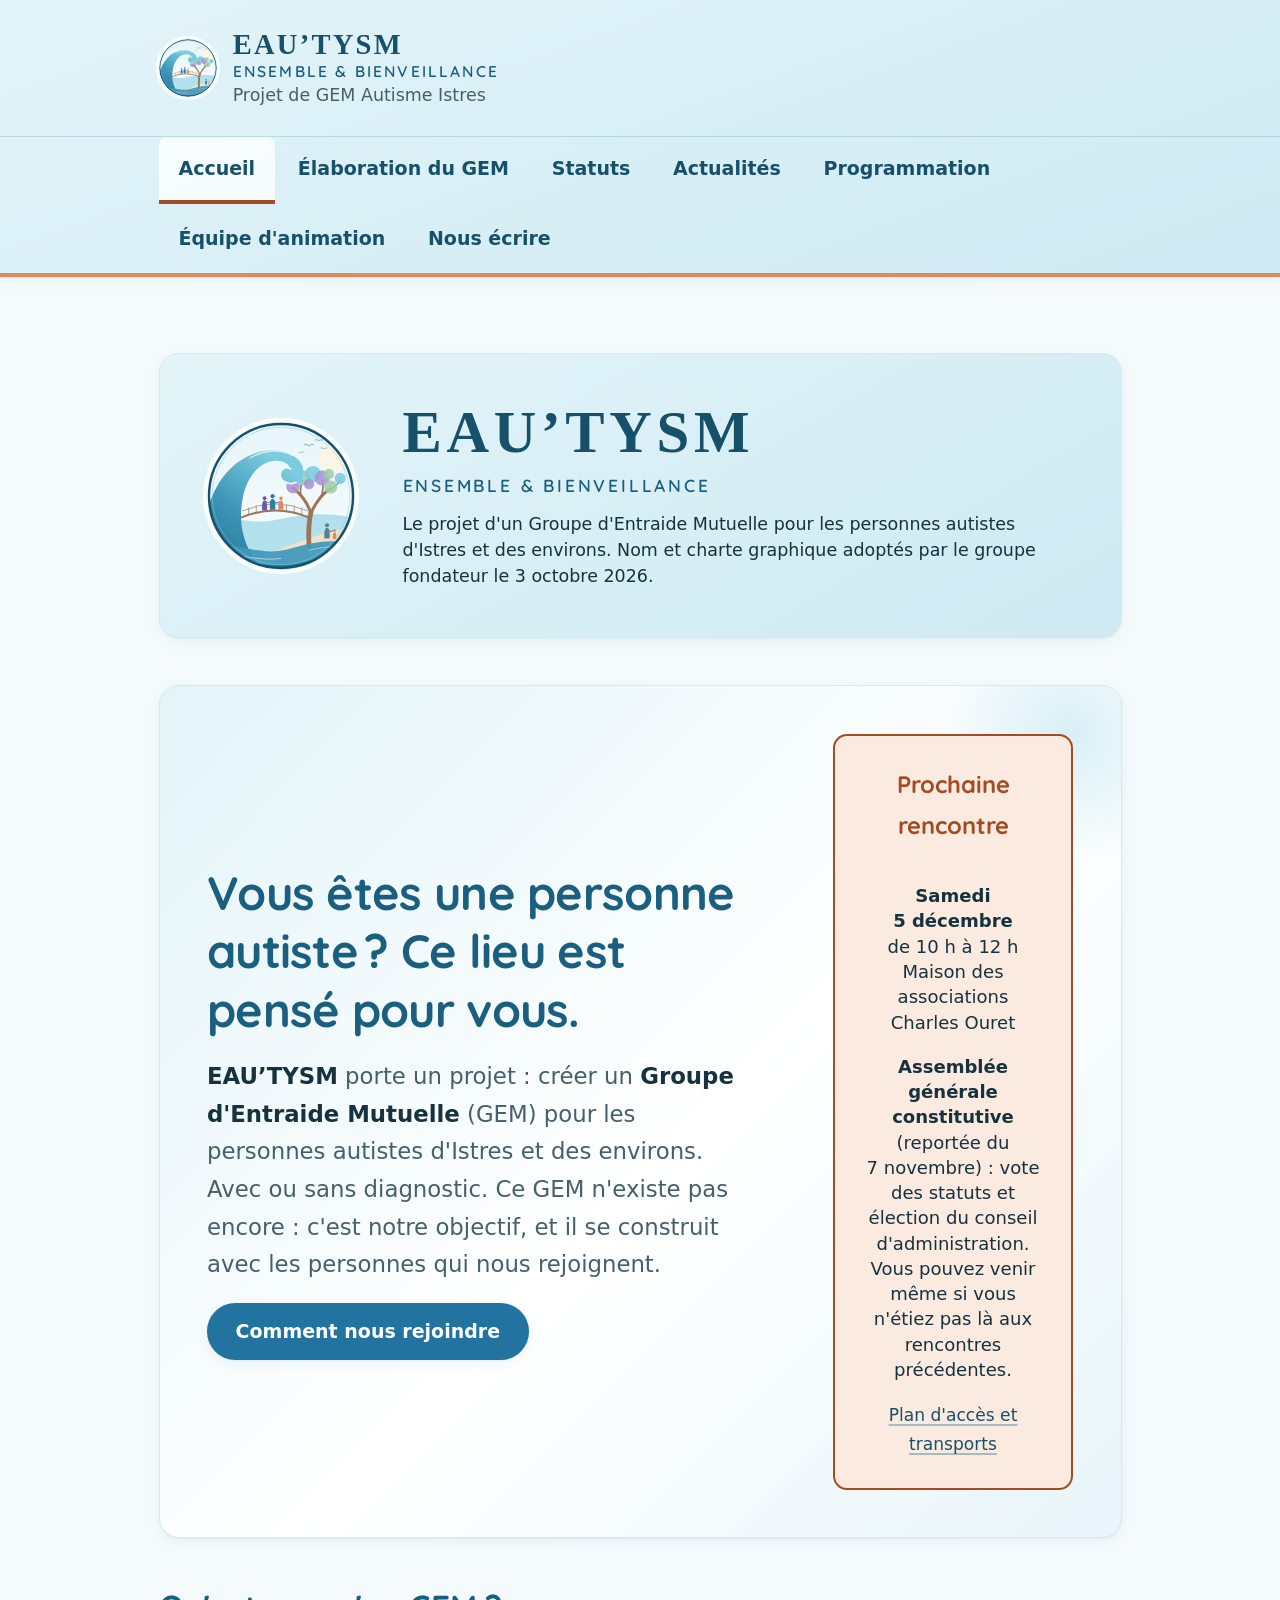
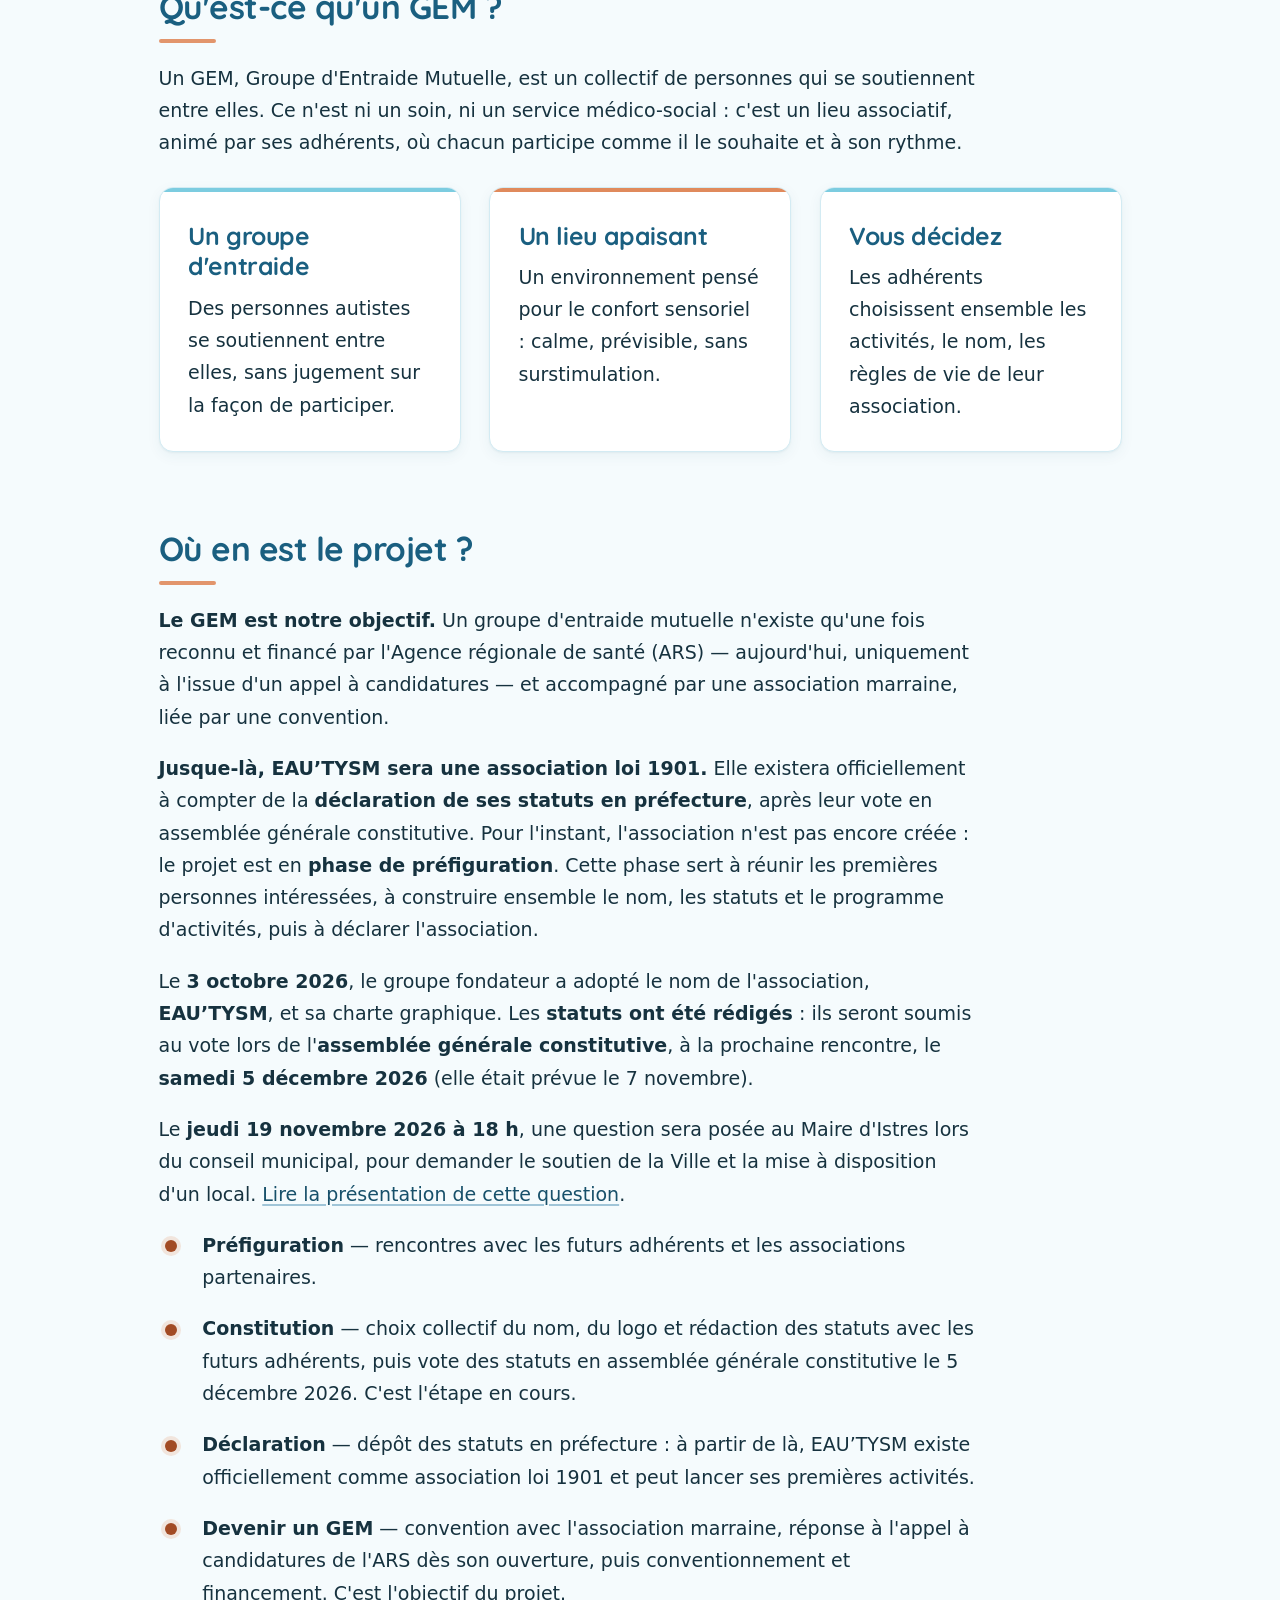
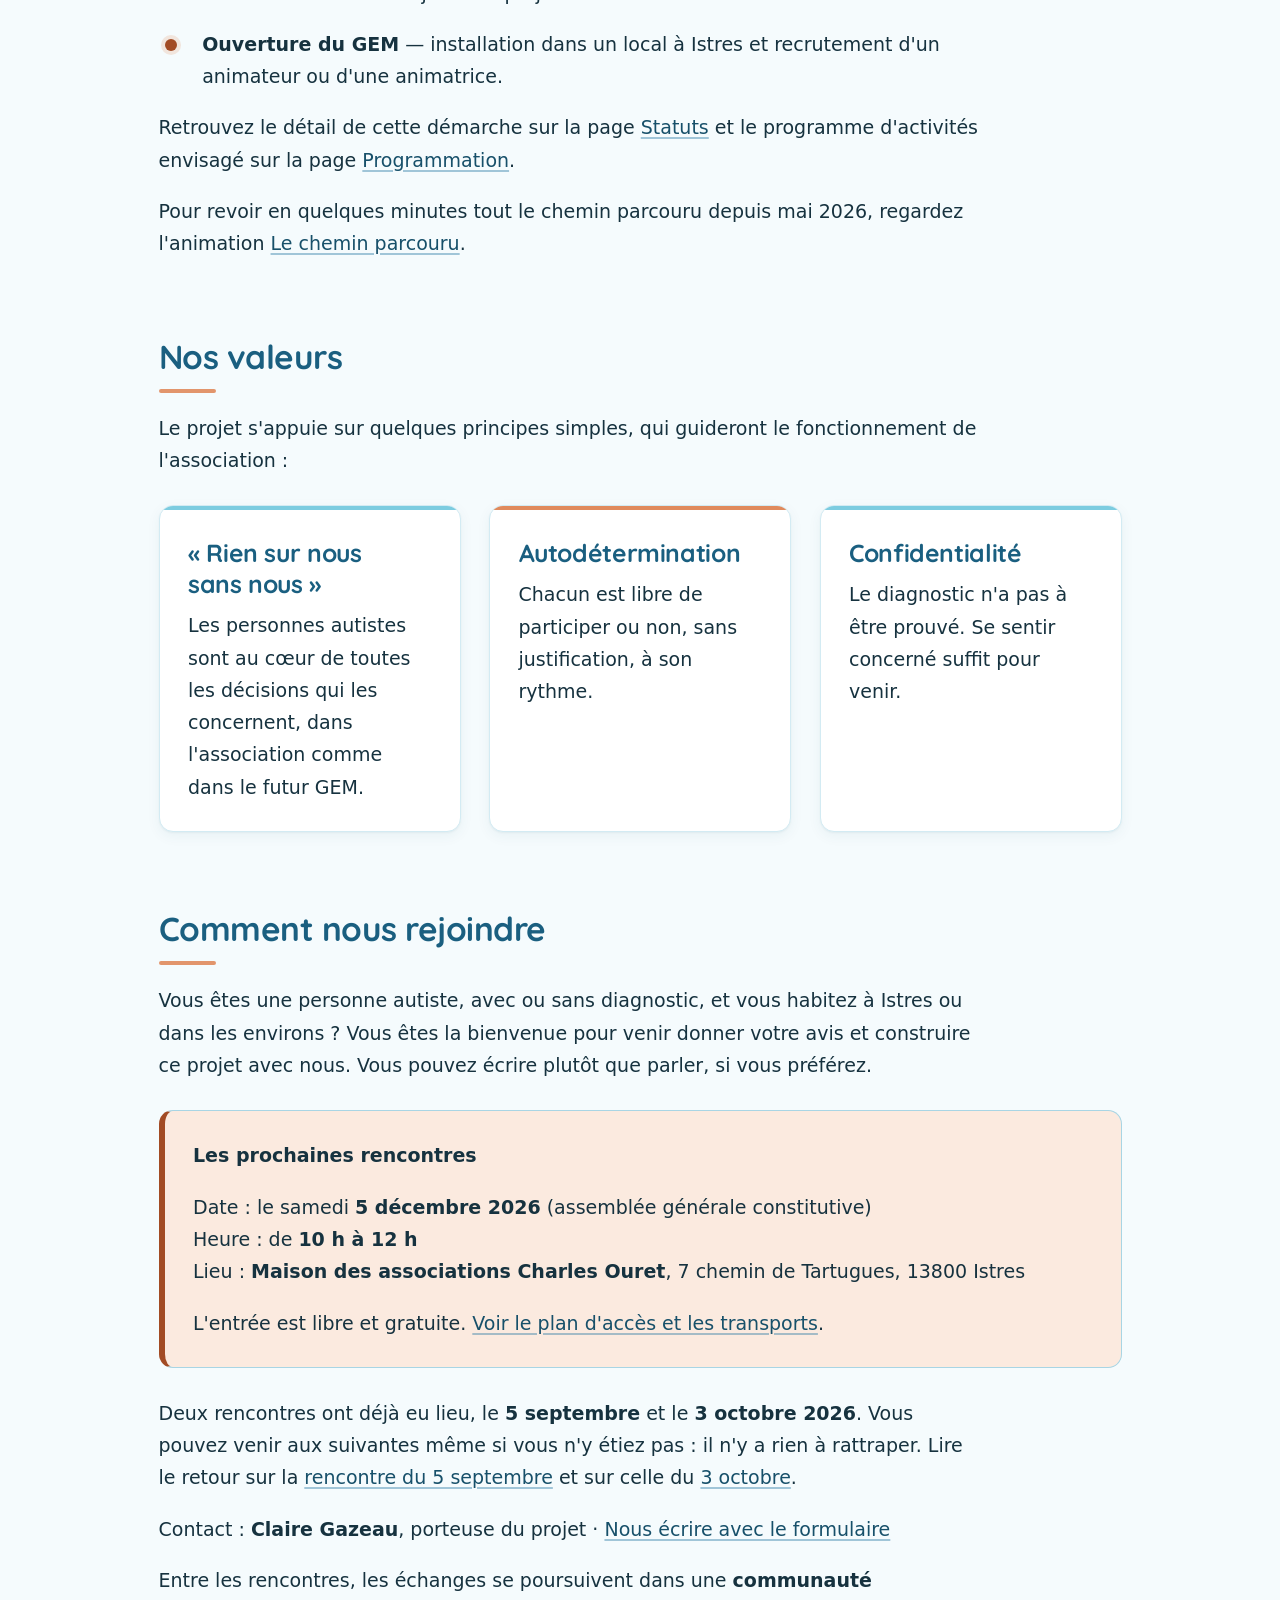
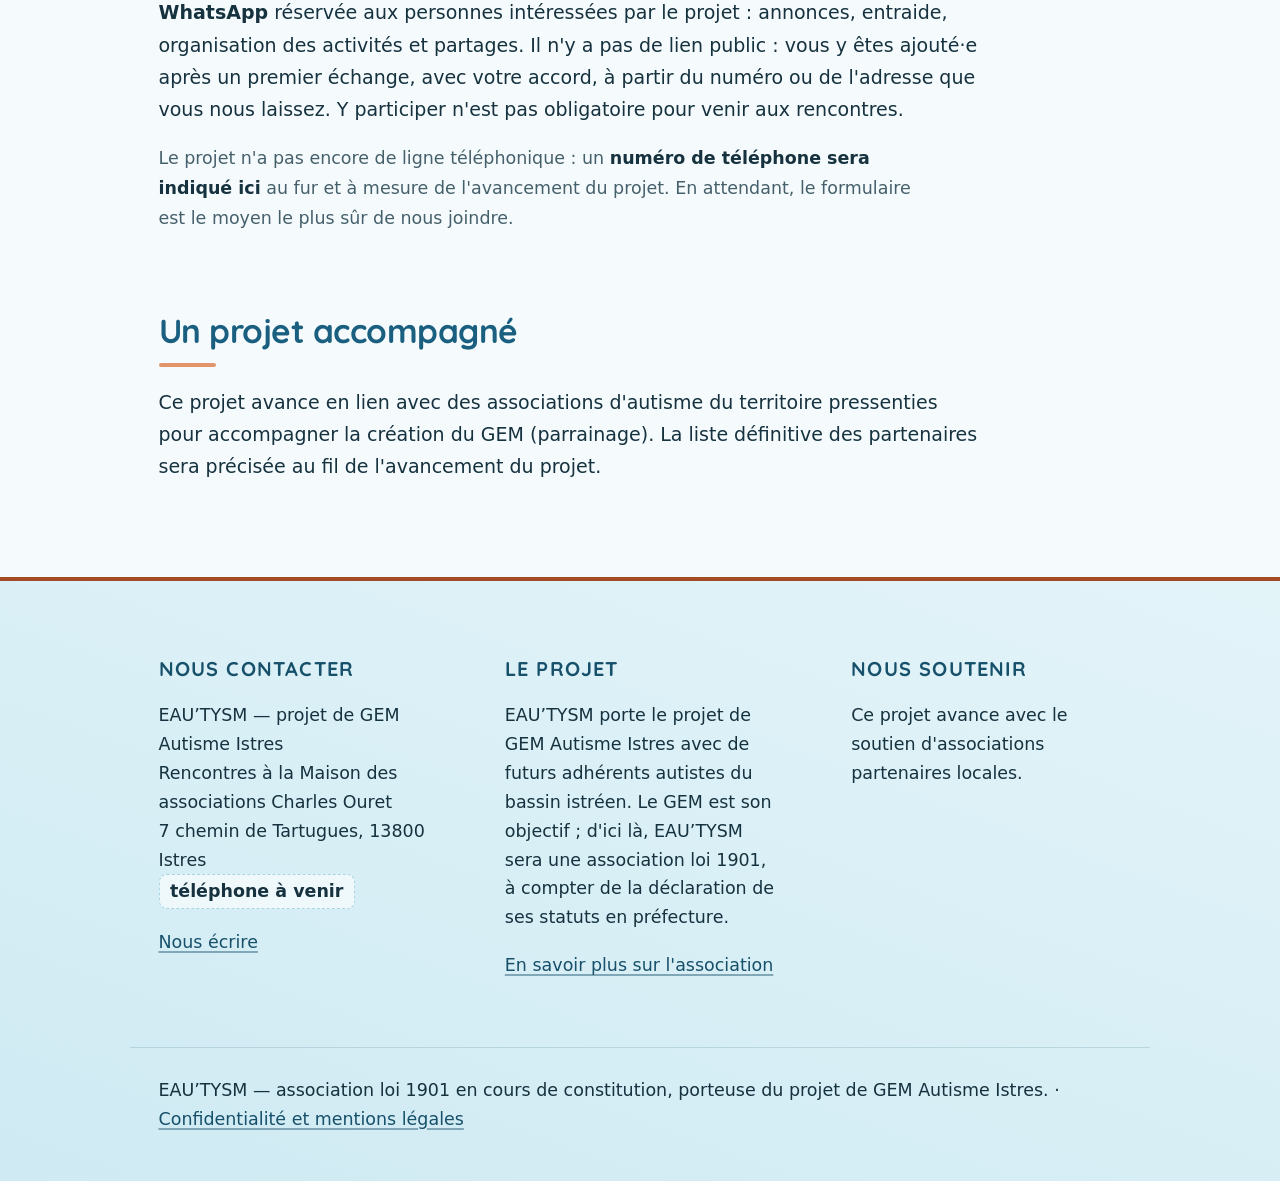
<file: index.html>
<!DOCTYPE html>
<html lang="fr">
<head>
  <meta charset="UTF-8">
  <meta name="viewport" content="width=device-width, initial-scale=1.0">
  <title>EAU’TYSM — projet de GEM Autisme Istres</title>
  <meta name="description" content="EAU’TYSM, ensemble &amp; bienveillance : le projet d'un groupe d'entraide mutuelle (GEM) pensé par et pour les personnes autistes d'Istres et de ses environs, porté par une association loi 1901 en cours de constitution.">
  <link rel="icon" href="assets/img/favicon.svg" type="image/svg+xml">
  <meta name="theme-color" content="#e3f4f9">
  <link rel="stylesheet" href="css/style.css">
</head>
<body>
  <a class="lien-evitement" href="#contenu-principal">Aller au contenu principal</a>

  <header class="entete">
    <div class="conteneur entete-barre">
      <a class="entete-identite" href="index.html">
        <img class="entete-logo" src="assets/img/logo-eautysm-ensemble.svg" alt="" width="58" height="58">
        <span>
          <span class="entete-nom">EAU’TYSM</span>
          <span class="entete-descriptif">Ensemble &amp; bienveillance</span>
          <span class="entete-soustitre">Projet de GEM Autisme Istres</span>
        </span>
      </a>
      <button class="bouton-menu" type="button" aria-expanded="false" aria-controls="menu-principal">
        <span aria-hidden="true">☰</span> Menu
      </button>
    </div>
    <nav class="navigation" aria-label="Navigation principale">
      <div class="conteneur">
        <ul class="navigation-liste" id="menu-principal">
          <li><a href="index.html" aria-current="page">Accueil</a></li>
          <li><a href="premiere-rencontre.html">Élaboration du GEM</a></li>
          <li><a href="statuts.html">Statuts</a></li>
          <li><a href="actualites.html">Actualités</a></li>
          <li><a href="programmation.html">Programmation</a></li>
          <li><a href="equipe.html">Équipe d'animation</a></li>
          <li><a href="contact.html">Nous écrire</a></li>
        </ul>
      </div>
    </nav>
  </header>

  <main id="contenu-principal">
    <div class="conteneur">

      <!-- Bandeau d'identité : logo, nom et devise de l'association.
           Purement décoratif quant à l'information : tout ce qu'il dit est
           repris en clair dans le contenu de la page. -->
      <div class="bandeau-marque">
        <img class="bandeau-marque-logo" src="assets/img/logo-eautysm-ensemble.svg"
             alt="Logo d’EAU’TYSM : une grande vague qui s’enroule au-dessus d’un pont où trois personnes se tiennent la main, un arbre aux feuillages de couleurs, un adulte et un enfant sur la plage, dans un cercle bleu." width="148" height="148">
        <div class="bandeau-marque-texte">
          <span class="bandeau-marque-nom">EAU’TYSM</span>
          <span class="bandeau-marque-devise">Ensemble &amp; bienveillance</span>
          <span class="bandeau-marque-descriptif">
            Le projet d'un Groupe d'Entraide Mutuelle pour les personnes autistes d'Istres et des environs.
            Nom et charte graphique adoptés par le groupe fondateur le 3 octobre 2026.
          </span>
        </div>
      </div>

      <div class="bloc-hero bloc-hero-avec-illustration">
        <div class="bloc-hero-texte">
          <h1>Vous êtes une personne autiste&#8239;? Ce lieu est pensé pour vous.</h1>
          <p class="intro">
            <strong>EAU’TYSM</strong> porte un projet : créer un <strong>Groupe d'Entraide Mutuelle</strong>
            (GEM) pour les personnes autistes d'Istres et des environs. Avec ou sans diagnostic. Ce GEM
            n'existe pas encore : c'est notre objectif, et il se construit avec les personnes qui nous rejoignent.
          </p>
          <p><a class="bouton" href="#nous-rejoindre">Comment nous rejoindre</a></p>
        </div>
        <aside class="bloc-hero-programme bloc-hero-programme-affiche" aria-labelledby="programme-a-venir">
          <p class="bloc-hero-programme-titre" id="programme-a-venir">Prochaine rencontre</p>
          <p class="bloc-hero-affiche-legende">
            <strong>Samedi 5&nbsp;décembre</strong><br>
            de 10&nbsp;h à 12&nbsp;h<br>
            Maison des associations Charles Ouret
          </p>
          <p class="bloc-hero-affiche-legende">
            <strong>Assemblée générale constitutive</strong> (reportée du 7&nbsp;novembre) : vote des statuts et élection du conseil d'administration.
            Vous pouvez venir même si vous n'étiez pas là aux rencontres précédentes.
          </p>
          <p class="bloc-hero-affiche-telecharger">
            <a href="premiere-rencontre.html#plan-acces">Plan d'accès et transports</a>
          </p>
        </aside>
      </div>

      <section aria-labelledby="quest-ce-gem">
        <h2 id="quest-ce-gem">Qu'est-ce qu'un GEM ?</h2>
        <p>
          Un GEM, Groupe d'Entraide Mutuelle, est un collectif de personnes qui se soutiennent entre elles.
          Ce n'est ni un soin, ni un service médico-social : c'est un lieu associatif, animé par ses adhérents,
          où chacun participe comme il le souhaite et à son rythme.
        </p>
        <div class="grille-cartes">
          <div class="carte">
            <h3>Un groupe d'entraide</h3>
            <p>Des personnes autistes se soutiennent entre elles, sans jugement sur la façon de participer.</p>
          </div>
          <div class="carte">
            <h3>Un lieu apaisant</h3>
            <p>Un environnement pensé pour le confort sensoriel : calme, prévisible, sans surstimulation.</p>
          </div>
          <div class="carte">
            <h3>Vous décidez</h3>
            <p>Les adhérents choisissent ensemble les activités, le nom, les règles de vie de leur association.</p>
          </div>
        </div>
      </section>

      <section aria-labelledby="ou-en-est-le-projet">
        <h2 id="ou-en-est-le-projet">Où en est le projet ?</h2>
        <p>
          <strong>Le GEM est notre objectif.</strong> Un groupe d'entraide mutuelle n'existe qu'une fois
          reconnu et financé par l'Agence régionale de santé (ARS) — aujourd'hui, uniquement à l'issue d'un
          appel à candidatures — et accompagné par une association marraine, liée par une convention.
        </p>
        <p>
          <strong>Jusque-là, EAU’TYSM sera une association loi 1901.</strong> Elle existera officiellement à
          compter de la <strong>déclaration de ses statuts en préfecture</strong>, après leur vote en
          assemblée générale constitutive. Pour l'instant, l'association n'est pas encore créée : le projet est
          en <strong>phase de préfiguration</strong>. Cette phase sert à réunir les premières personnes
          intéressées, à construire ensemble le nom, les statuts et le programme d'activités, puis à déclarer
          l'association.
        </p>
        <p>
          Le <strong>3 octobre 2026</strong>, le groupe fondateur a adopté le nom de l'association,
          <strong>EAU’TYSM</strong>, et sa charte graphique. Les <strong>statuts ont été rédigés</strong> :
          ils seront soumis au vote lors de l'<strong>assemblée générale constitutive</strong>, à la prochaine
          rencontre, le <strong>samedi 5 décembre 2026</strong> (elle était prévue le 7 novembre).
        </p>
        <p>
          Le <strong>jeudi 19 novembre 2026 à 18 h</strong>, une question sera posée au Maire d'Istres lors du
          conseil municipal, pour demander le soutien de la Ville et la mise à disposition d'un local.
          <a href="actualites.html#conseil-municipal-2026-11-19">Lire la présentation de cette question</a>.
        </p>
        <ul class="liste-etapes">
          <li><strong>Préfiguration</strong> — rencontres avec les futurs adhérents et les associations partenaires.</li>
          <li><strong>Constitution</strong> — choix collectif du nom, du logo et rédaction des statuts avec les futurs adhérents, puis vote des statuts en assemblée générale constitutive le 5 décembre 2026. C'est l'étape en cours.</li>
          <li><strong>Déclaration</strong> — dépôt des statuts en préfecture : à partir de là, EAU’TYSM existe officiellement comme association loi 1901 et peut lancer ses premières activités.</li>
          <li><strong>Devenir un GEM</strong> — convention avec l'association marraine, réponse à l'appel à candidatures de l'ARS dès son ouverture, puis conventionnement et financement. C'est l'objectif du projet.</li>
          <li><strong>Ouverture du GEM</strong> — installation dans un local à Istres et recrutement d'un animateur ou d'une animatrice.</li>
        </ul>
        <p>
          Retrouvez le détail de cette démarche sur la page <a href="statuts.html">Statuts</a> et le programme
          d'activités envisagé sur la page <a href="programmation.html">Programmation</a>.
        </p>
        <p>
          Pour revoir en quelques minutes tout le chemin parcouru depuis mai 2026, regardez l'animation
          <a href="chemin.html">Le chemin parcouru</a>.
        </p>
      </section>

      <section aria-labelledby="nos-valeurs">
        <h2 id="nos-valeurs">Nos valeurs</h2>
        <p>Le projet s'appuie sur quelques principes simples, qui guideront le fonctionnement de l'association :</p>
        <div class="grille-cartes">
          <div class="carte">
            <h3>« Rien sur nous sans nous »</h3>
            <p>Les personnes autistes sont au cœur de toutes les décisions qui les concernent, dans l'association comme dans le futur GEM.</p>
          </div>
          <div class="carte">
            <h3>Autodétermination</h3>
            <p>Chacun est libre de participer ou non, sans justification, à son rythme.</p>
          </div>
          <div class="carte">
            <h3>Confidentialité</h3>
            <p>Le diagnostic n'a pas à être prouvé. Se sentir concerné suffit pour venir.</p>
          </div>
        </div>
      </section>

      <section aria-labelledby="nous-rejoindre">
        <h2 id="nous-rejoindre">Comment nous rejoindre</h2>
        <p>
          Vous êtes une personne autiste, avec ou sans diagnostic, et vous habitez à Istres ou dans les environs ?
          Vous êtes la bienvenue pour venir donner votre avis et construire ce projet avec nous. Vous pouvez
          écrire plutôt que parler, si vous préférez.
        </p>
        <div class="encadre encadre-accent">
          <p><strong>Les prochaines rencontres</strong></p>
          <p>Date : le samedi <strong>5 décembre 2026</strong> (assemblée générale constitutive)<br>
          Heure : de <strong>10 h à 12 h</strong><br>
          Lieu : <strong>Maison des associations Charles Ouret</strong>, 7 chemin de Tartugues, 13800 Istres</p>
          <p>L'entrée est libre et gratuite.
          <a href="premiere-rencontre.html#plan-acces">Voir le plan d'accès et les transports</a>.</p>
        </div>
        <p>
          Deux rencontres ont déjà eu lieu, le <strong>5 septembre</strong> et le <strong>3 octobre 2026</strong>.
          Vous pouvez venir aux suivantes même si vous n'y étiez pas : il n'y a rien à rattraper.
          Lire le retour sur la <a href="actualites.html#rencontre-2026-09-05">rencontre du 5 septembre</a>
          et sur celle du <a href="actualites.html#rencontre-2026-10-03">3 octobre</a>.
        </p>
        <p>
          Contact : <strong>Claire Gazeau</strong>, porteuse du projet ·
          <a href="contact.html">Nous écrire avec le formulaire</a>
        </p>
        <p>
          Entre les rencontres, les échanges se poursuivent dans une
          <strong>communauté WhatsApp</strong> réservée aux personnes intéressées par le projet :
          annonces, entraide, organisation des activités et partages. Il n'y a pas de lien public :
          vous y êtes ajouté·e après un premier échange, avec votre accord, à partir du numéro ou de
          l'adresse que vous nous laissez. Y participer n'est pas obligatoire pour venir aux rencontres.
        </p>
        <p class="champ-aide">
          Le projet n'a pas encore de ligne téléphonique : un <strong>numéro de téléphone sera indiqué ici</strong>
          au fur et à mesure de l'avancement du projet. En attendant, le formulaire est le moyen le plus sûr
          de nous joindre.
        </p>
      </section>

      <section aria-labelledby="nos-partenaires">
        <h2 id="nos-partenaires">Un projet accompagné</h2>
        <p>
          Ce projet avance en lien avec des associations d'autisme du territoire pressenties pour accompagner
          la création du GEM (parrainage). La liste définitive des partenaires sera précisée au fil de
          l'avancement du projet.
        </p>
      </section>

    </div>
  </main>

  <footer class="pied">
    <div class="conteneur pied-grille">
      <div>
        <h2>Nous contacter</h2>
        <p>EAU’TYSM — projet de GEM Autisme Istres<br>
        Rencontres à la Maison des associations Charles Ouret<br>
        7 chemin de Tartugues, 13800 Istres<br>
        <span class="a-completer">téléphone à venir</span></p>
        <p><a href="contact.html">Nous écrire</a></p>
      </div>
      <div>
        <h2>Le projet</h2>
        <p>EAU’TYSM porte le projet de GEM Autisme Istres avec de futurs adhérents autistes du bassin istréen. Le GEM est son objectif ; d'ici là, EAU’TYSM sera une association loi 1901, à compter de la déclaration de ses statuts en préfecture.</p>
        <p><a href="statuts.html">En savoir plus sur l'association</a></p>
      </div>
      <div>
        <h2>Nous soutenir</h2>
        <p>Ce projet avance avec le soutien d'associations partenaires locales.</p>
      </div>
    </div>
    <div class="conteneur pied-mentions">
      <p>EAU’TYSM — association loi 1901 en cours de constitution, porteuse du projet de GEM Autisme Istres. · <a href="confidentialite.html">Confidentialité et mentions légales</a></p>
    </div>
  </footer>

  <script src="js/main.js"></script>
  <script src="js/animations.js"></script>
</body>
</html>
</file>
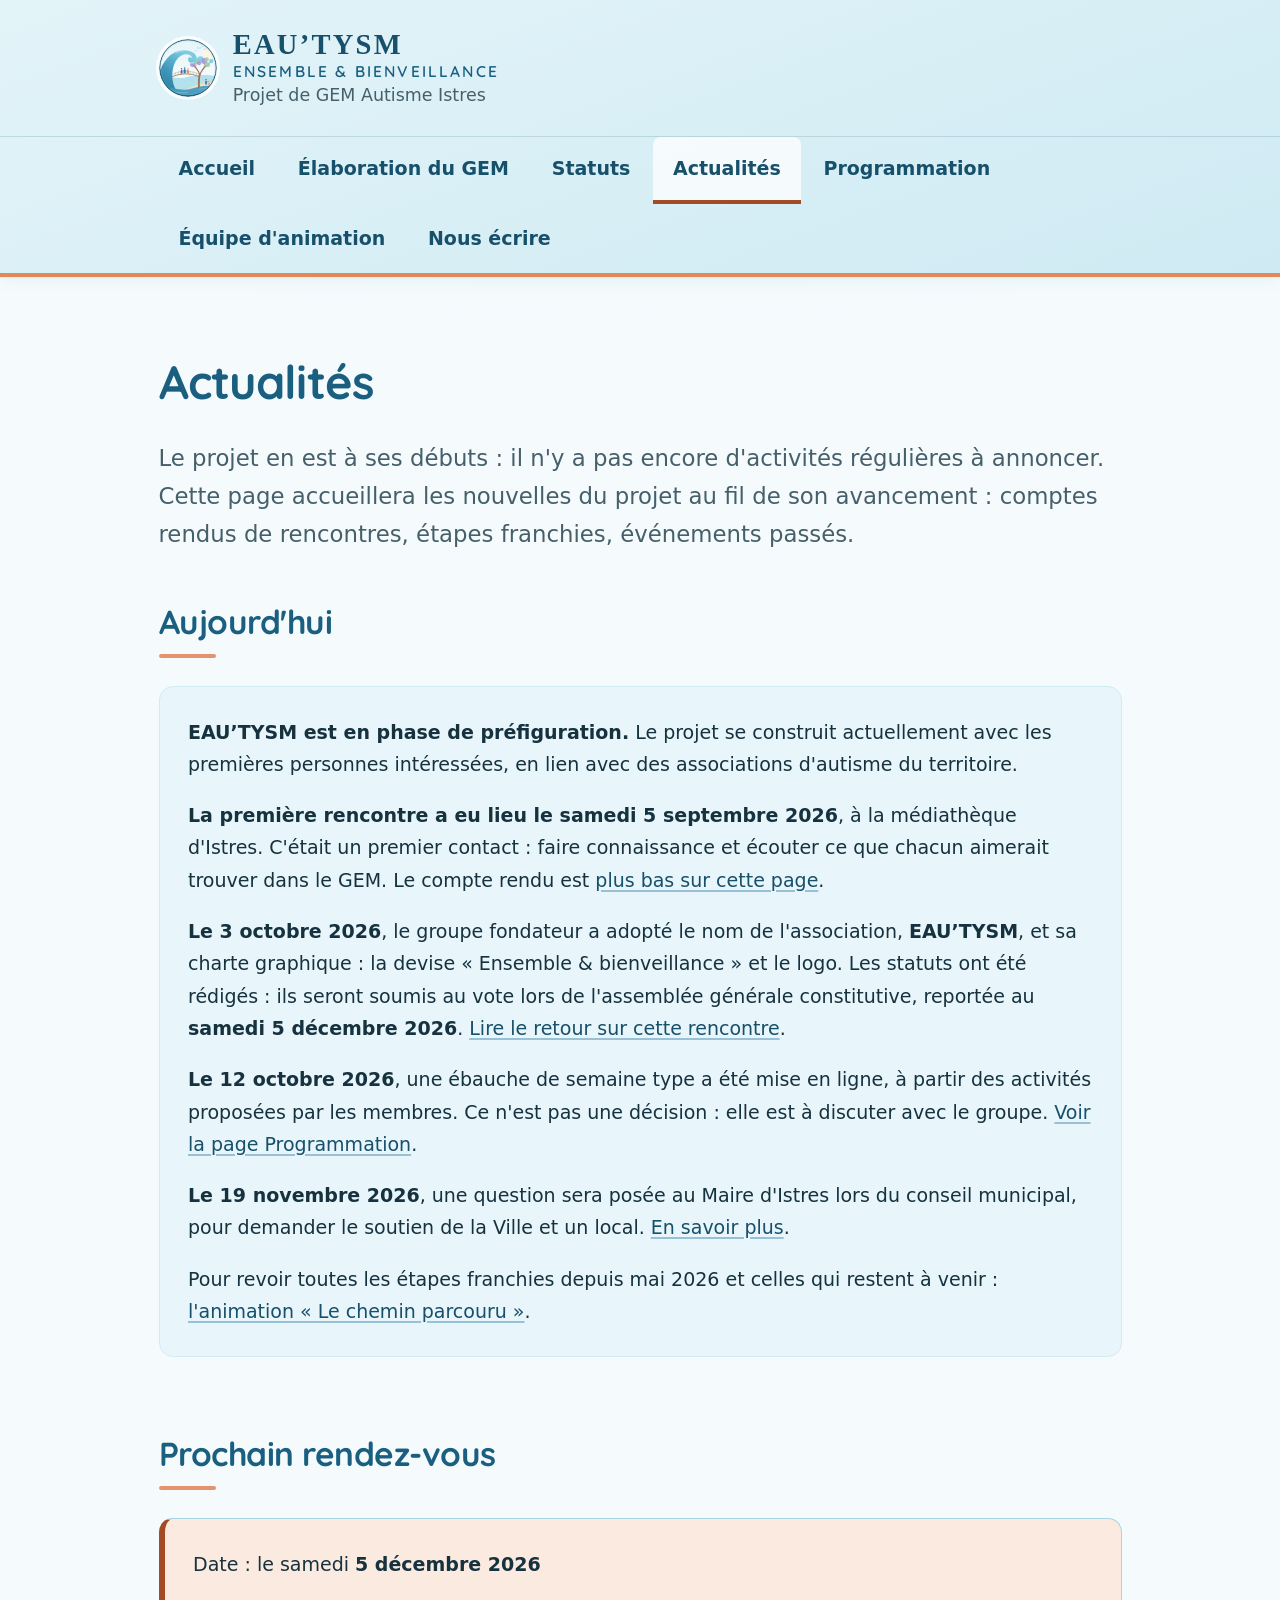
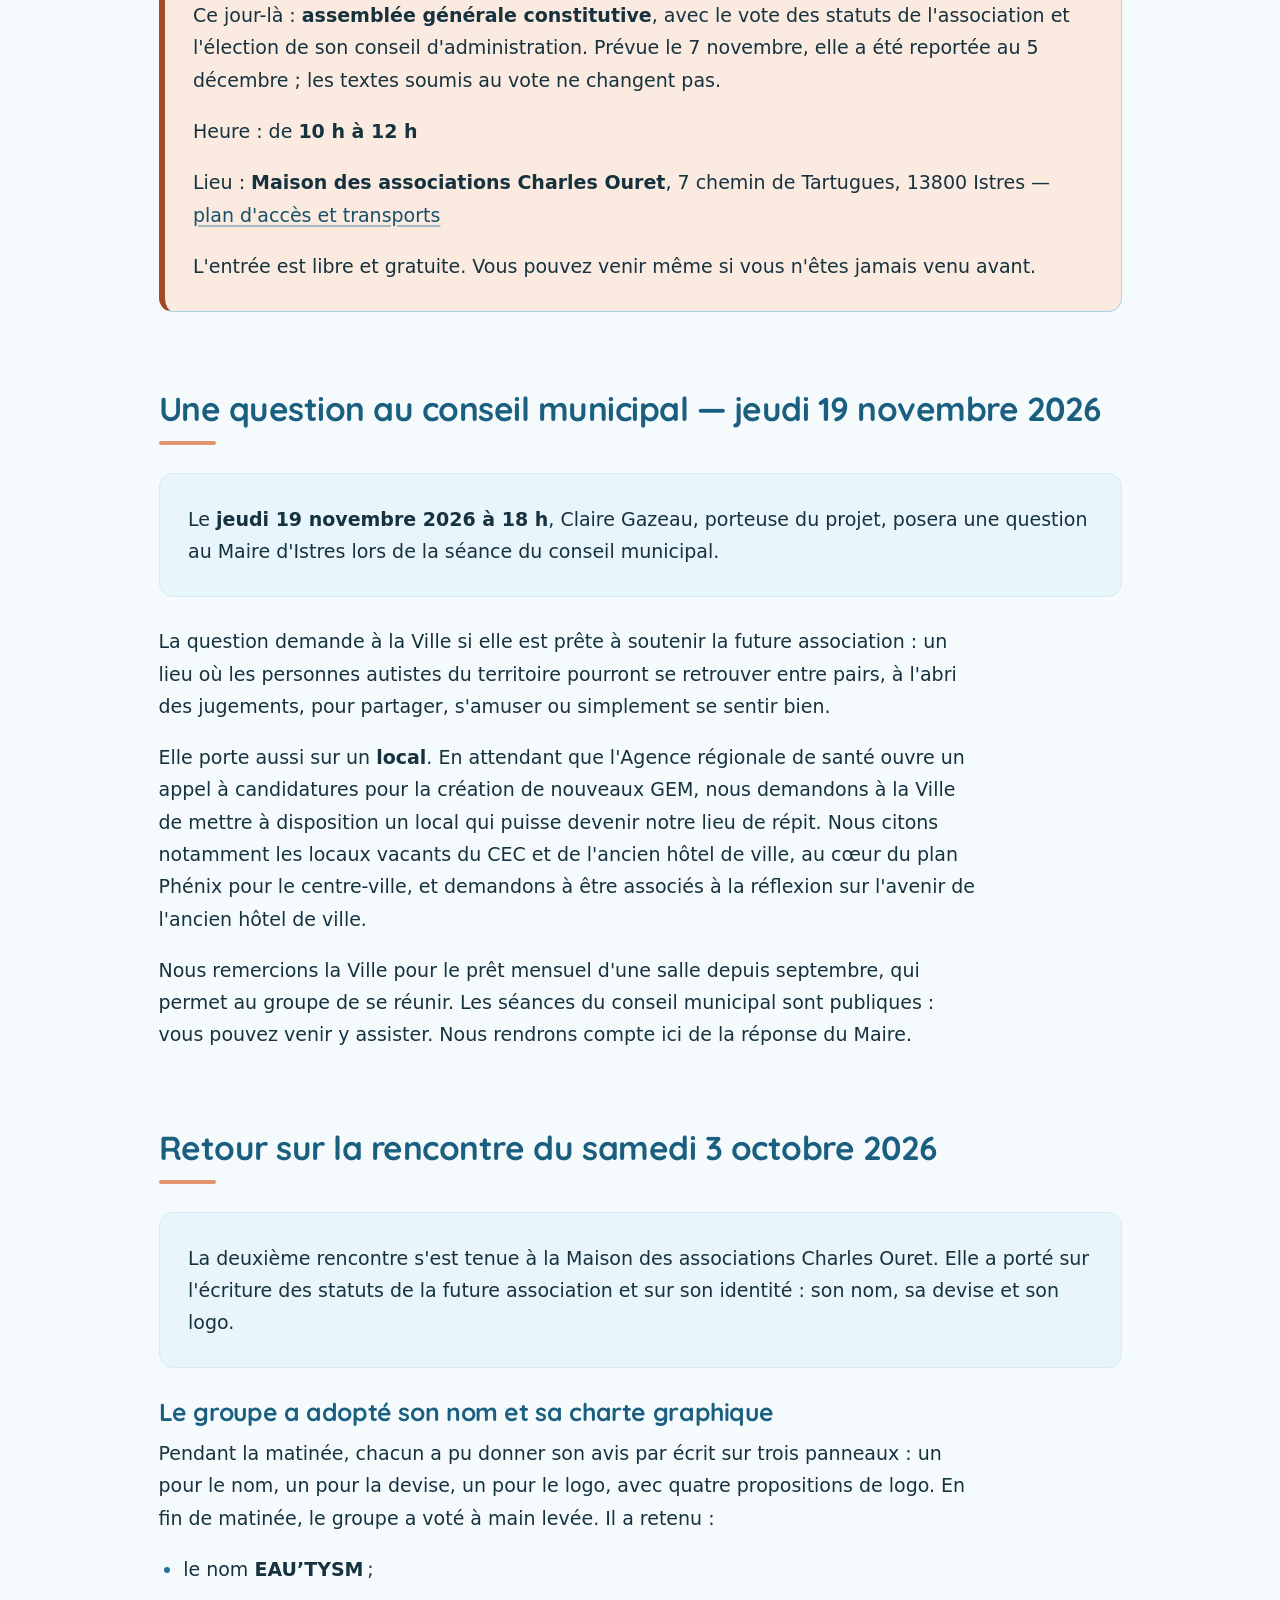
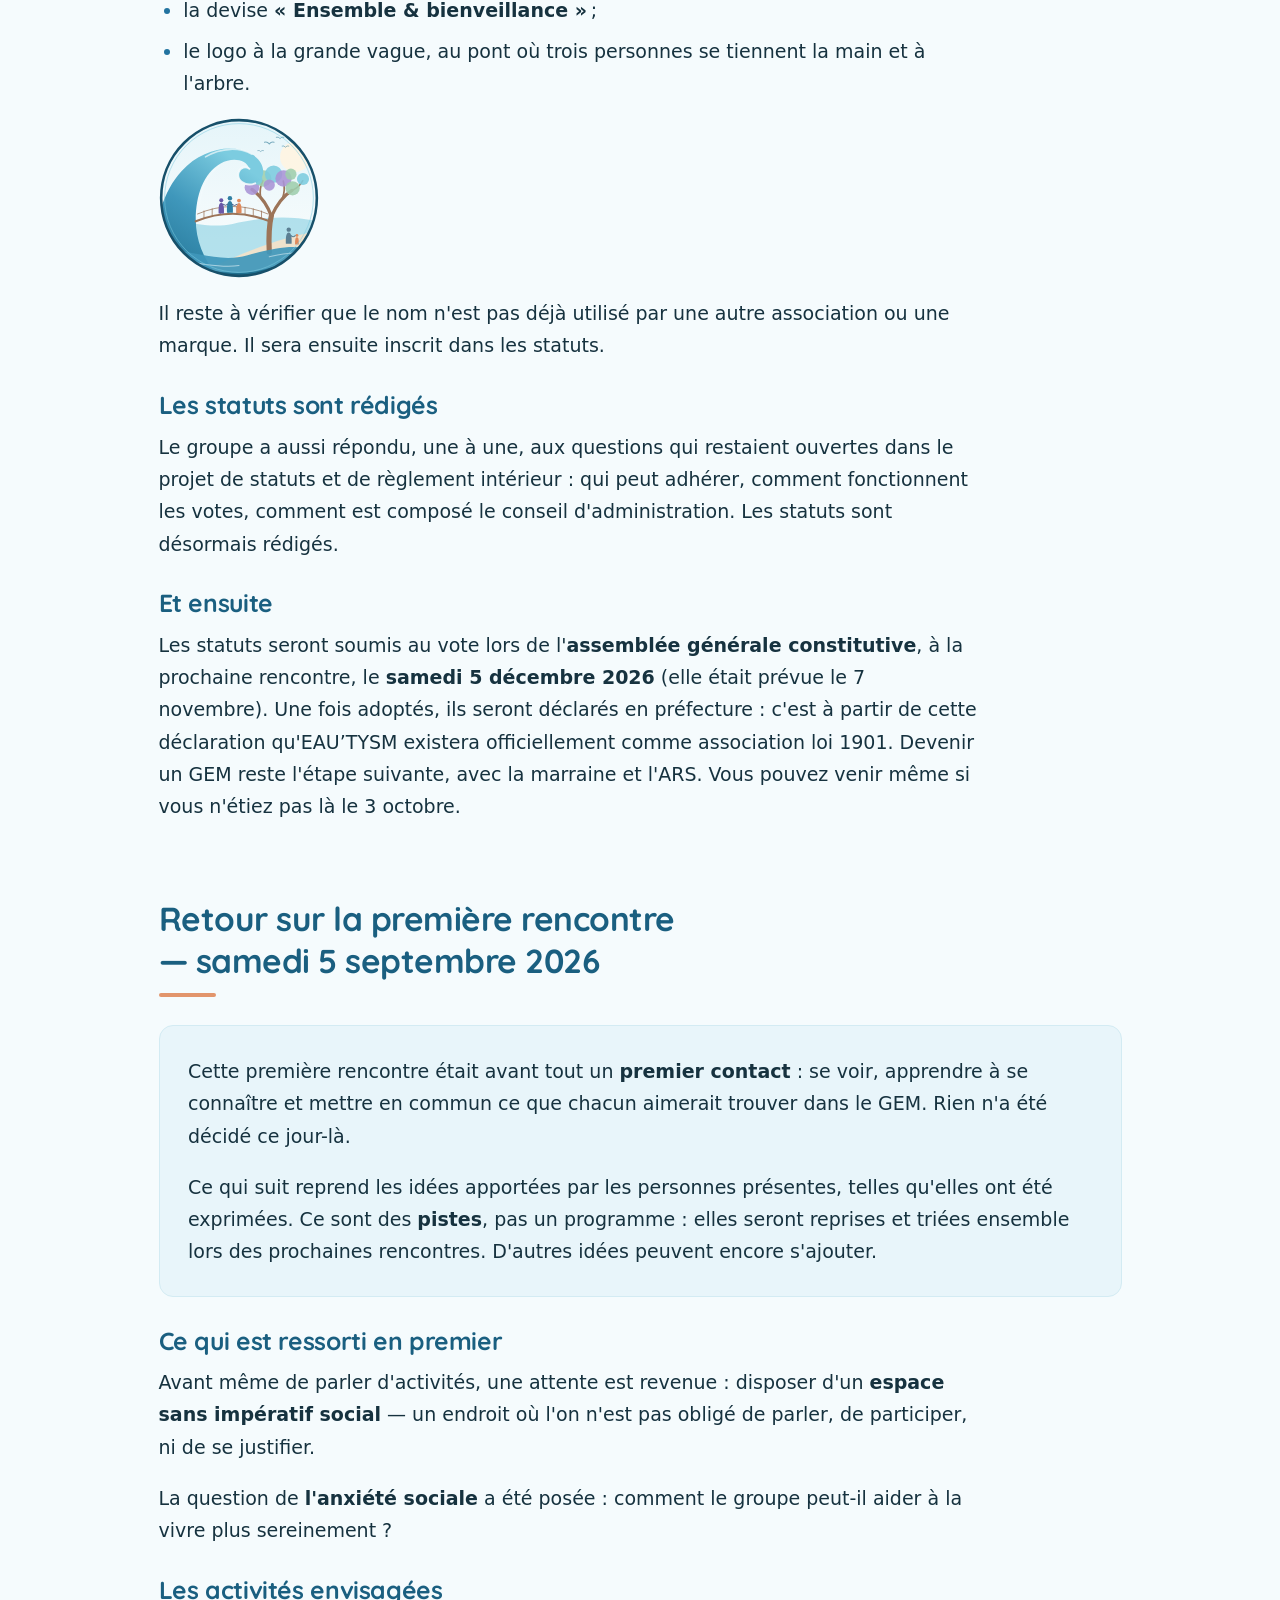
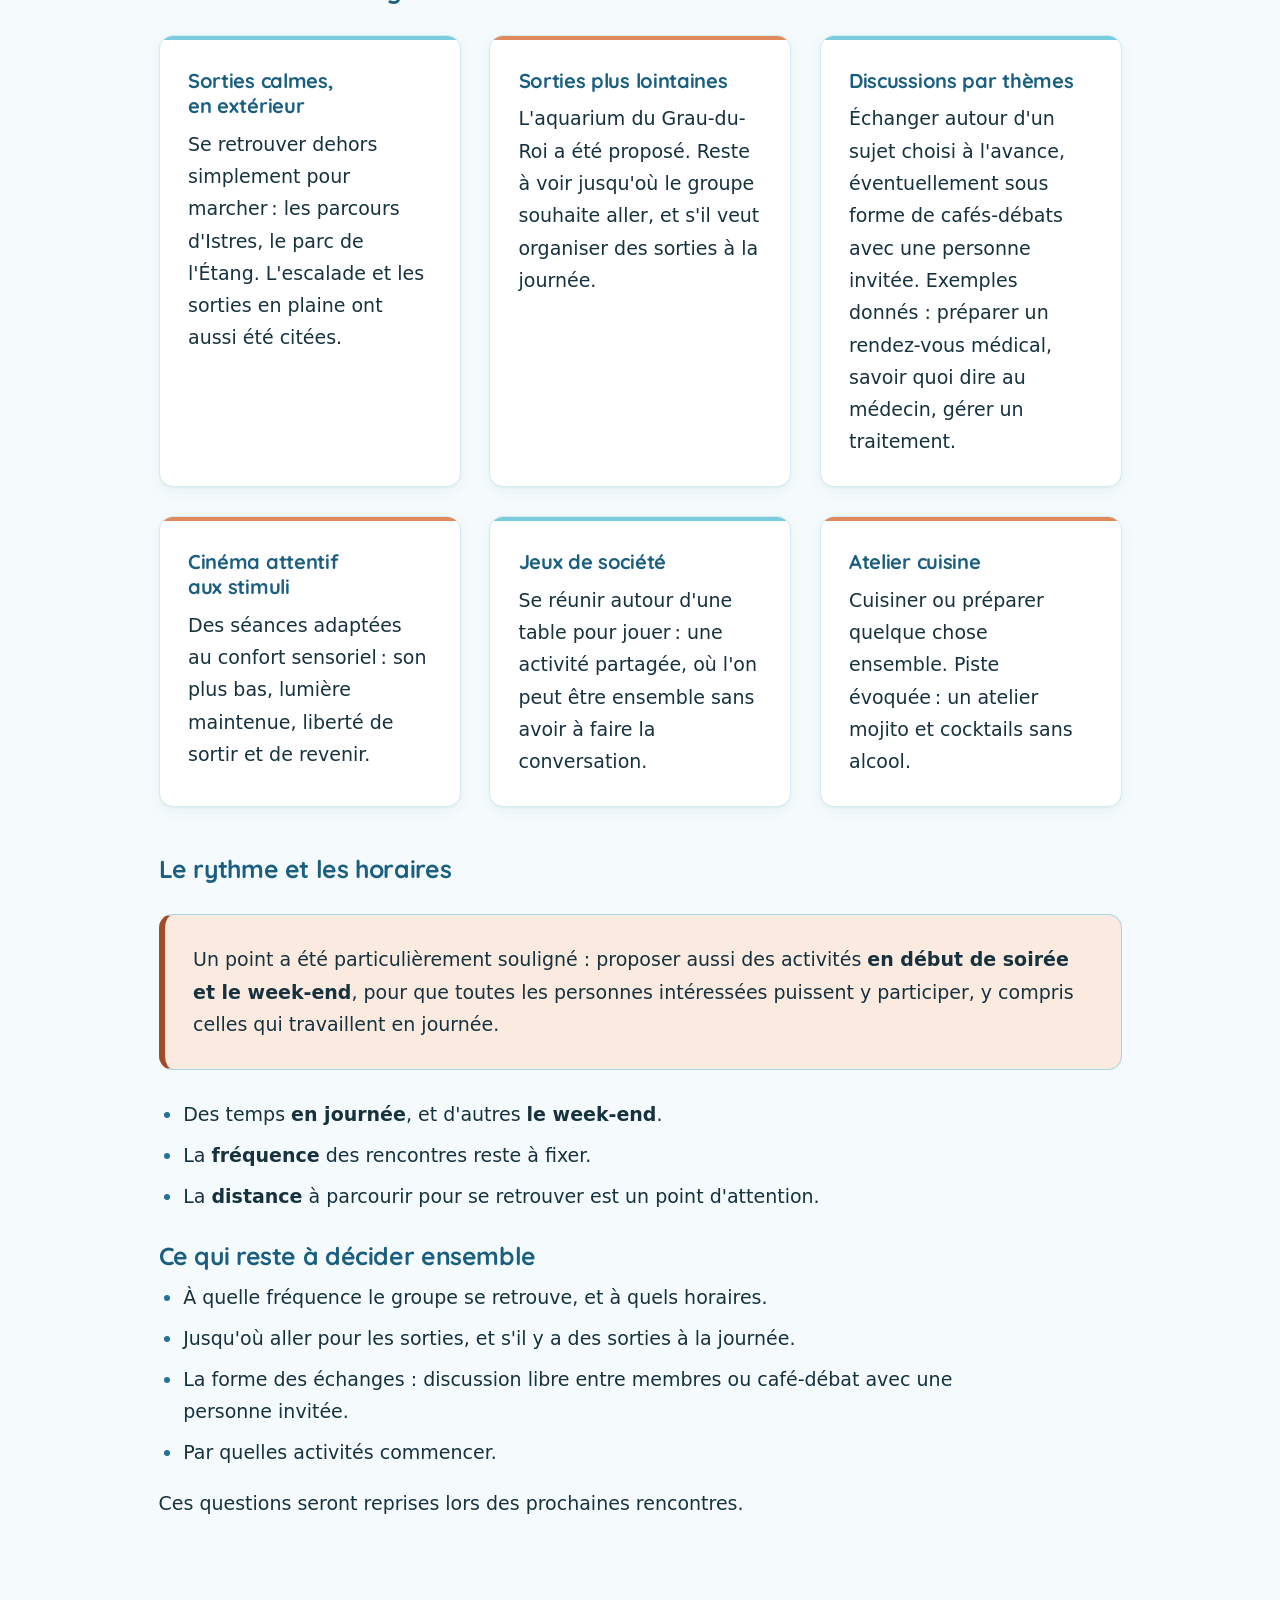
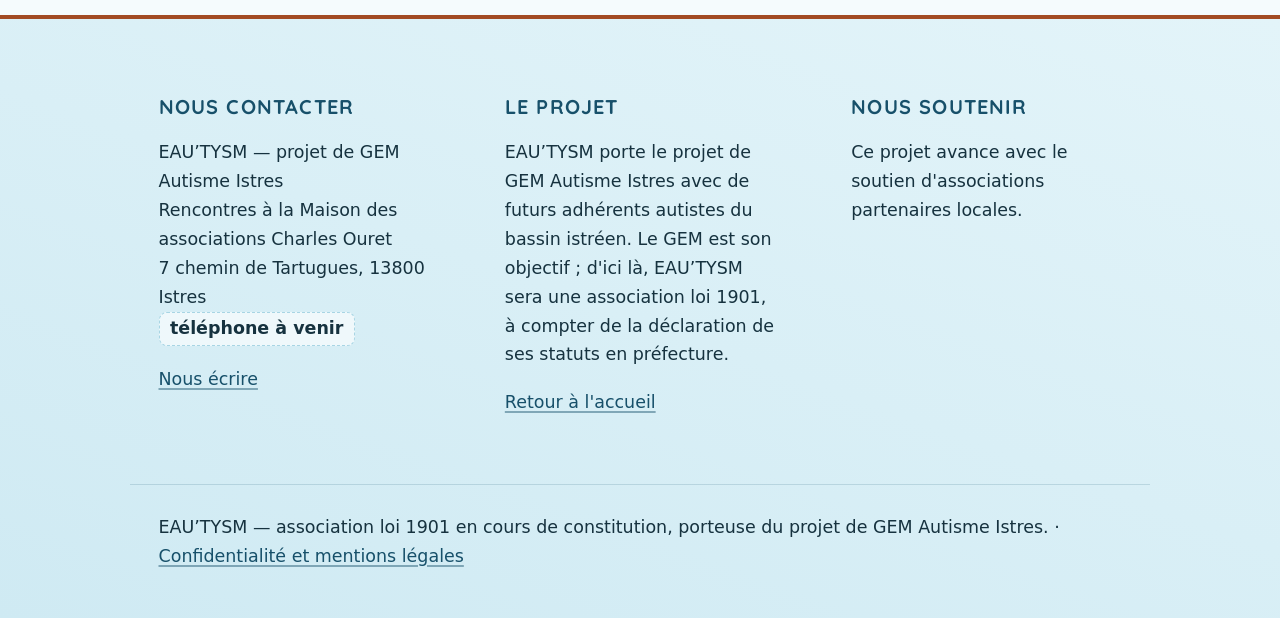
<file: actualites.html>
<!DOCTYPE html>
<html lang="fr">
<head>
  <meta charset="UTF-8">
  <meta name="viewport" content="width=device-width, initial-scale=1.0">
  <title>Actualités — EAU’TYSM · projet de GEM Autisme Istres</title>
  <meta name="description" content="Suivez l'avancement du projet EAU’TYSM (projet de GEM Autisme Istres) : rencontres, étapes franchies et prochains rendez-vous.">
  <link rel="icon" href="assets/img/favicon.svg" type="image/svg+xml">
  <meta name="theme-color" content="#e3f4f9">
  <link rel="stylesheet" href="css/style.css">
</head>
<body>
  <a class="lien-evitement" href="#contenu-principal">Aller au contenu principal</a>

  <header class="entete">
    <div class="conteneur entete-barre">
      <a class="entete-identite" href="index.html">
        <img class="entete-logo" src="assets/img/logo-eautysm-ensemble.svg" alt="" width="58" height="58">
        <span>
          <span class="entete-nom">EAU’TYSM</span>
          <span class="entete-descriptif">Ensemble &amp; bienveillance</span>
          <span class="entete-soustitre">Projet de GEM Autisme Istres</span>
        </span>
      </a>
      <button class="bouton-menu" type="button" aria-expanded="false" aria-controls="menu-principal">
        <span aria-hidden="true">☰</span> Menu
      </button>
    </div>
    <nav class="navigation" aria-label="Navigation principale">
      <div class="conteneur">
        <ul class="navigation-liste" id="menu-principal">
          <li><a href="index.html">Accueil</a></li>
          <li><a href="premiere-rencontre.html">Élaboration du GEM</a></li>
          <li><a href="statuts.html">Statuts</a></li>
          <li><a href="actualites.html" aria-current="page">Actualités</a></li>
          <li><a href="programmation.html">Programmation</a></li>
          <li><a href="equipe.html">Équipe d'animation</a></li>
          <li><a href="contact.html">Nous écrire</a></li>
        </ul>
      </div>
    </nav>
  </header>

  <main id="contenu-principal">
    <div class="conteneur">
      <h1>Actualités</h1>
      <p class="intro">
        Le projet en est à ses débuts : il n'y a pas encore d'activités régulières à annoncer. Cette page
        accueillera les nouvelles du projet au fil de son avancement : comptes rendus de rencontres, étapes
        franchies, événements passés.
      </p>

      <section aria-labelledby="statut-actuel">
        <h2 id="statut-actuel">Aujourd'hui</h2>
        <div class="encadre">
          <p>
            <strong>EAU’TYSM est en phase de préfiguration.</strong> Le projet se construit
            actuellement avec les premières personnes intéressées, en lien avec des associations d'autisme
            du territoire.
          </p>
          <p>
            <strong>La première rencontre a eu lieu le samedi 5 septembre 2026</strong>, à la médiathèque
            d'Istres. C'était un premier contact : faire connaissance et écouter ce que
            chacun aimerait trouver dans le GEM. Le compte rendu est
            <a href="#rencontre-2026-09-05">plus bas sur cette page</a>.
          </p>
          <p>
            <strong>Le 3 octobre 2026</strong>, le groupe fondateur a adopté le nom de l'association,
            <strong>EAU’TYSM</strong>, et sa charte graphique : la devise « Ensemble &amp; bienveillance »
            et le logo. Les statuts ont été rédigés : ils seront soumis au vote lors de l'assemblée générale
            constitutive, reportée au <strong>samedi 5 décembre 2026</strong>.
            <a href="#rencontre-2026-10-03">Lire le retour sur cette rencontre</a>.
          </p>
          <p>
            <strong>Le 12 octobre 2026</strong>, une ébauche de semaine type a été mise en ligne, à partir
            des activités proposées par les membres. Ce n'est pas une décision : elle est à discuter avec le
            groupe. <a href="programmation.html">Voir la page Programmation</a>.
          </p>
          <p>
            <strong>Le 19 novembre 2026</strong>, une question sera posée au Maire d'Istres lors du conseil
            municipal, pour demander le soutien de la Ville et un local.
            <a href="#conseil-municipal-2026-11-19">En savoir plus</a>.
          </p>
          <p>
            Pour revoir toutes les étapes franchies depuis mai 2026 et celles qui restent à venir :
            <a href="chemin.html">l'animation « Le chemin parcouru »</a>.
          </p>
        </div>
      </section>

      <section aria-labelledby="prochain-rdv">
        <h2 id="prochain-rdv">Prochain rendez-vous</h2>
        <div class="encadre encadre-accent">
          <p>Date : le samedi <strong>5 décembre 2026</strong></p>
          <p>Ce jour-là : <strong>assemblée générale constitutive</strong>, avec le vote des statuts de
          l'association et l'élection de son conseil d'administration. Prévue le 7 novembre, elle a été
          reportée au 5 décembre ; les textes soumis au vote ne changent pas.</p>
          <p>Heure : de <strong>10 h à 12 h</strong></p>
          <p>Lieu : <strong>Maison des associations Charles Ouret</strong>, 7 chemin de Tartugues,
          13800 Istres — <a href="premiere-rencontre.html#plan-acces">plan d'accès et transports</a></p>
          <p>L'entrée est libre et gratuite. Vous pouvez venir même si vous n'êtes jamais venu avant.</p>
        </div>
      </section>

      <section aria-labelledby="conseil-municipal-2026-11-19">
        <h2 id="conseil-municipal-2026-11-19">Une question au conseil municipal — jeudi 19 novembre 2026</h2>
        <div class="encadre">
          <p>
            Le <strong>jeudi 19 novembre 2026 à 18 h</strong>, Claire Gazeau, porteuse du projet, posera
            une question au Maire d'Istres lors de la séance du conseil municipal.
          </p>
        </div>
        <p>
          La question demande à la Ville si elle est prête à soutenir la future association : un lieu où les
          personnes autistes du territoire pourront se retrouver entre pairs, à l'abri des jugements, pour
          partager, s'amuser ou simplement se sentir bien.
        </p>
        <p>
          Elle porte aussi sur un <strong>local</strong>. En attendant que l'Agence régionale de santé ouvre
          un appel à candidatures pour la création de nouveaux GEM, nous demandons à la Ville de mettre à
          disposition un local qui puisse devenir notre lieu de répit. Nous citons notamment les locaux
          vacants du CEC et de l'ancien hôtel de ville, au cœur du plan Phénix pour le centre-ville, et
          demandons à être associés à la réflexion sur l'avenir de l'ancien hôtel de ville.
        </p>
        <p>
          Nous remercions la Ville pour le prêt mensuel d'une salle depuis septembre, qui permet au groupe de
          se réunir. Les séances du conseil municipal sont publiques : vous pouvez venir y assister. Nous
          rendrons compte ici de la réponse du Maire.
        </p>
      </section>

      <section aria-labelledby="rencontre-2026-10-03">
        <h2 id="rencontre-2026-10-03">Retour sur la rencontre du samedi 3 octobre 2026</h2>
        <div class="encadre">
          <p>
            La deuxième rencontre s'est tenue à la Maison des associations Charles Ouret. Elle a porté
            sur l'écriture des statuts de la future association et sur son identité : son nom, sa devise
            et son logo.
          </p>
        </div>

        <h3>Le groupe a adopté son nom et sa charte graphique</h3>
        <p>
          Pendant la matinée, chacun a pu donner son avis par écrit sur trois panneaux : un pour le nom,
          un pour la devise, un pour le logo, avec quatre propositions de logo. En fin de matinée, le groupe
          a voté à main levée. Il a retenu :
        </p>
        <ul>
          <li>le nom <strong>EAU’TYSM</strong>&#8239;;</li>
          <li>la devise <strong>« Ensemble &amp; bienveillance »</strong>&#8239;;</li>
          <li>le logo à la grande vague, au pont où trois personnes se tiennent la main et à l'arbre.</li>
        </ul>
        <p>
          <img src="assets/img/logo-eautysm-ensemble.svg" width="160" height="160" loading="lazy"
               alt="Le logo d’EAU’TYSM : une grande vague qui s’enroule au-dessus d’un pont où trois personnes se tiennent la main, un arbre aux feuillages de couleurs, un adulte et un enfant sur la plage, dans un cercle bleu.">
        </p>
        <p>
          Il reste à vérifier que le nom n'est pas déjà utilisé par une autre association ou une marque.
          Il sera ensuite inscrit dans les statuts.
        </p>

        <h3>Les statuts sont rédigés</h3>
        <p>
          Le groupe a aussi répondu, une à une, aux questions qui restaient ouvertes dans le projet de
          statuts et de règlement intérieur : qui peut adhérer, comment fonctionnent les votes, comment
          est composé le conseil d'administration. Les statuts sont désormais rédigés.
        </p>

        <h3>Et ensuite</h3>
        <p>
          Les statuts seront soumis au vote lors de l'<strong>assemblée générale constitutive</strong>,
          à la prochaine rencontre, le <strong>samedi 5 décembre 2026</strong> (elle était prévue le 7 novembre). Une fois adoptés, ils
          seront déclarés en préfecture : c'est à partir de cette déclaration qu'EAU’TYSM existera
          officiellement comme association loi 1901. Devenir un GEM reste l'étape suivante, avec la marraine
          et l'ARS. Vous pouvez venir même si vous n'étiez pas là le 3 octobre.
        </p>
      </section>

      <section aria-labelledby="rencontre-2026-09-05">
        <h2 id="rencontre-2026-09-05">Retour sur la première rencontre — samedi 5 septembre 2026</h2>

        <div class="encadre">
          <p>
            Cette première rencontre était avant tout un <strong>premier contact</strong> : se voir,
            apprendre à se connaître et mettre en commun ce que chacun aimerait trouver dans le GEM.
            Rien n'a été décidé ce jour-là.
          </p>
          <p>
            Ce qui suit reprend les idées apportées par les personnes présentes, telles qu'elles ont
            été exprimées. Ce sont des <strong>pistes</strong>, pas un programme : elles seront reprises
            et triées ensemble lors des prochaines rencontres. D'autres idées peuvent encore s'ajouter.
          </p>
        </div>

        <h3>Ce qui est ressorti en premier</h3>
        <p>
          Avant même de parler d'activités, une attente est revenue : disposer d'un
          <strong>espace sans impératif social</strong> — un endroit où l'on n'est pas obligé de parler,
          de participer, ni de se justifier.
        </p>
        <p>
          La question de <strong>l'anxiété sociale</strong> a été posée : comment le groupe peut-il aider
          à la vivre plus sereinement ?
        </p>

        <h3>Les activités envisagées</h3>
        <div class="grille-cartes">
          <div class="carte">
            <h4>Sorties calmes, en extérieur</h4>
            <p>
              Se retrouver dehors simplement pour marcher : les parcours d'Istres, le parc de l'Étang.
              L'escalade et les sorties en plaine ont aussi été citées.
            </p>
          </div>
          <div class="carte">
            <h4>Sorties plus lointaines</h4>
            <p>
              L'aquarium du Grau-du-Roi a été proposé. Reste à voir jusqu'où le groupe souhaite aller,
              et s'il veut organiser des sorties à la journée.
            </p>
          </div>
          <div class="carte">
            <h4>Discussions par thèmes</h4>
            <p>
              Échanger autour d'un sujet choisi à l'avance, éventuellement sous forme de cafés-débats
              avec une personne invitée. Exemples donnés : préparer un rendez-vous médical, savoir quoi
              dire au médecin, gérer un traitement.
            </p>
          </div>
          <div class="carte">
            <h4>Cinéma attentif aux stimuli</h4>
            <p>
              Des séances adaptées au confort sensoriel : son plus bas, lumière maintenue, liberté de
              sortir et de revenir.
            </p>
          </div>
          <div class="carte">
            <h4>Jeux de société</h4>
            <p>
              Se réunir autour d'une table pour jouer : une activité partagée, où l'on peut être
              ensemble sans avoir à faire la conversation.
            </p>
          </div>
          <div class="carte">
            <h4>Atelier cuisine</h4>
            <p>
              Cuisiner ou préparer quelque chose ensemble. Piste évoquée : un atelier mojito et
              cocktails sans alcool.
            </p>
          </div>
        </div>

        <h3>Le rythme et les horaires</h3>
        <div class="encadre encadre-accent">
          <p>
            Un point a été particulièrement souligné : proposer aussi des activités
            <strong>en début de soirée et le week-end</strong>, pour que toutes les personnes
            intéressées puissent y participer, y compris celles qui travaillent en journée.
          </p>
        </div>
        <ul>
          <li>Des temps <strong>en journée</strong>, et d'autres <strong>le week-end</strong>.</li>
          <li>La <strong>fréquence</strong> des rencontres reste à fixer.</li>
          <li>La <strong>distance</strong> à parcourir pour se retrouver est un point d'attention.</li>
        </ul>

        <h3>Ce qui reste à décider ensemble</h3>
        <ul>
          <li>À quelle fréquence le groupe se retrouve, et à quels horaires.</li>
          <li>Jusqu'où aller pour les sorties, et s'il y a des sorties à la journée.</li>
          <li>La forme des échanges : discussion libre entre membres ou café-débat avec une personne invitée.</li>
          <li>Par quelles activités commencer.</li>
        </ul>

        <p>
          Ces questions seront reprises lors des prochaines rencontres.
        </p>
      </section>

    </div>
  </main>

  <footer class="pied">
    <div class="conteneur pied-grille">
      <div>
        <h2>Nous contacter</h2>
        <p>EAU’TYSM — projet de GEM Autisme Istres<br>
        Rencontres à la Maison des associations Charles Ouret<br>
        7 chemin de Tartugues, 13800 Istres<br>
        <span class="a-completer">téléphone à venir</span></p>
        <p><a href="contact.html">Nous écrire</a></p>
      </div>
      <div>
        <h2>Le projet</h2>
        <p>EAU’TYSM porte le projet de GEM Autisme Istres avec de futurs adhérents autistes du bassin istréen. Le GEM est son objectif ; d'ici là, EAU’TYSM sera une association loi 1901, à compter de la déclaration de ses statuts en préfecture.</p>
        <p><a href="index.html">Retour à l'accueil</a></p>
      </div>
      <div>
        <h2>Nous soutenir</h2>
        <p>Ce projet avance avec le soutien d'associations partenaires locales.</p>
      </div>
    </div>
    <div class="conteneur pied-mentions">
      <p>EAU’TYSM — association loi 1901 en cours de constitution, porteuse du projet de GEM Autisme Istres. · <a href="confidentialite.html">Confidentialité et mentions légales</a></p>
    </div>
  </footer>

  <script src="js/main.js"></script>
  <script src="js/animations.js"></script>
</body>
</html>
</file>
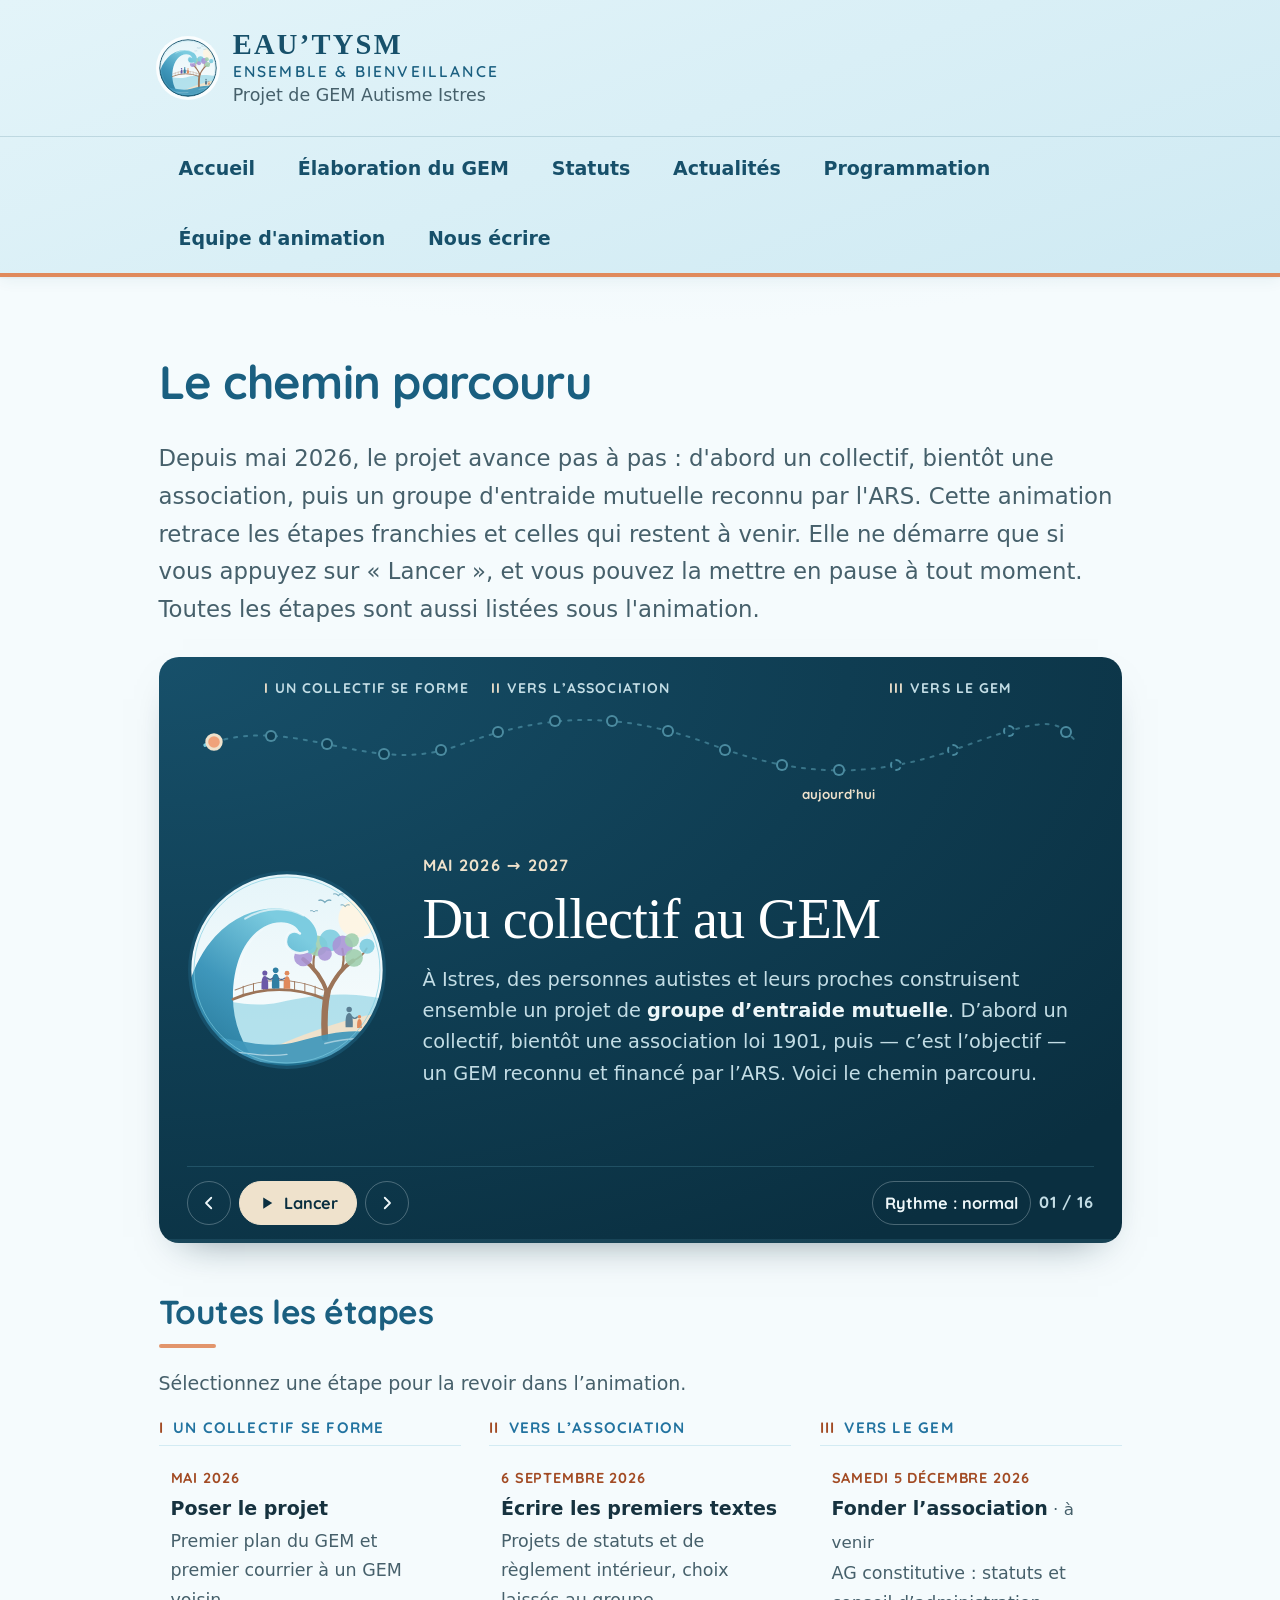
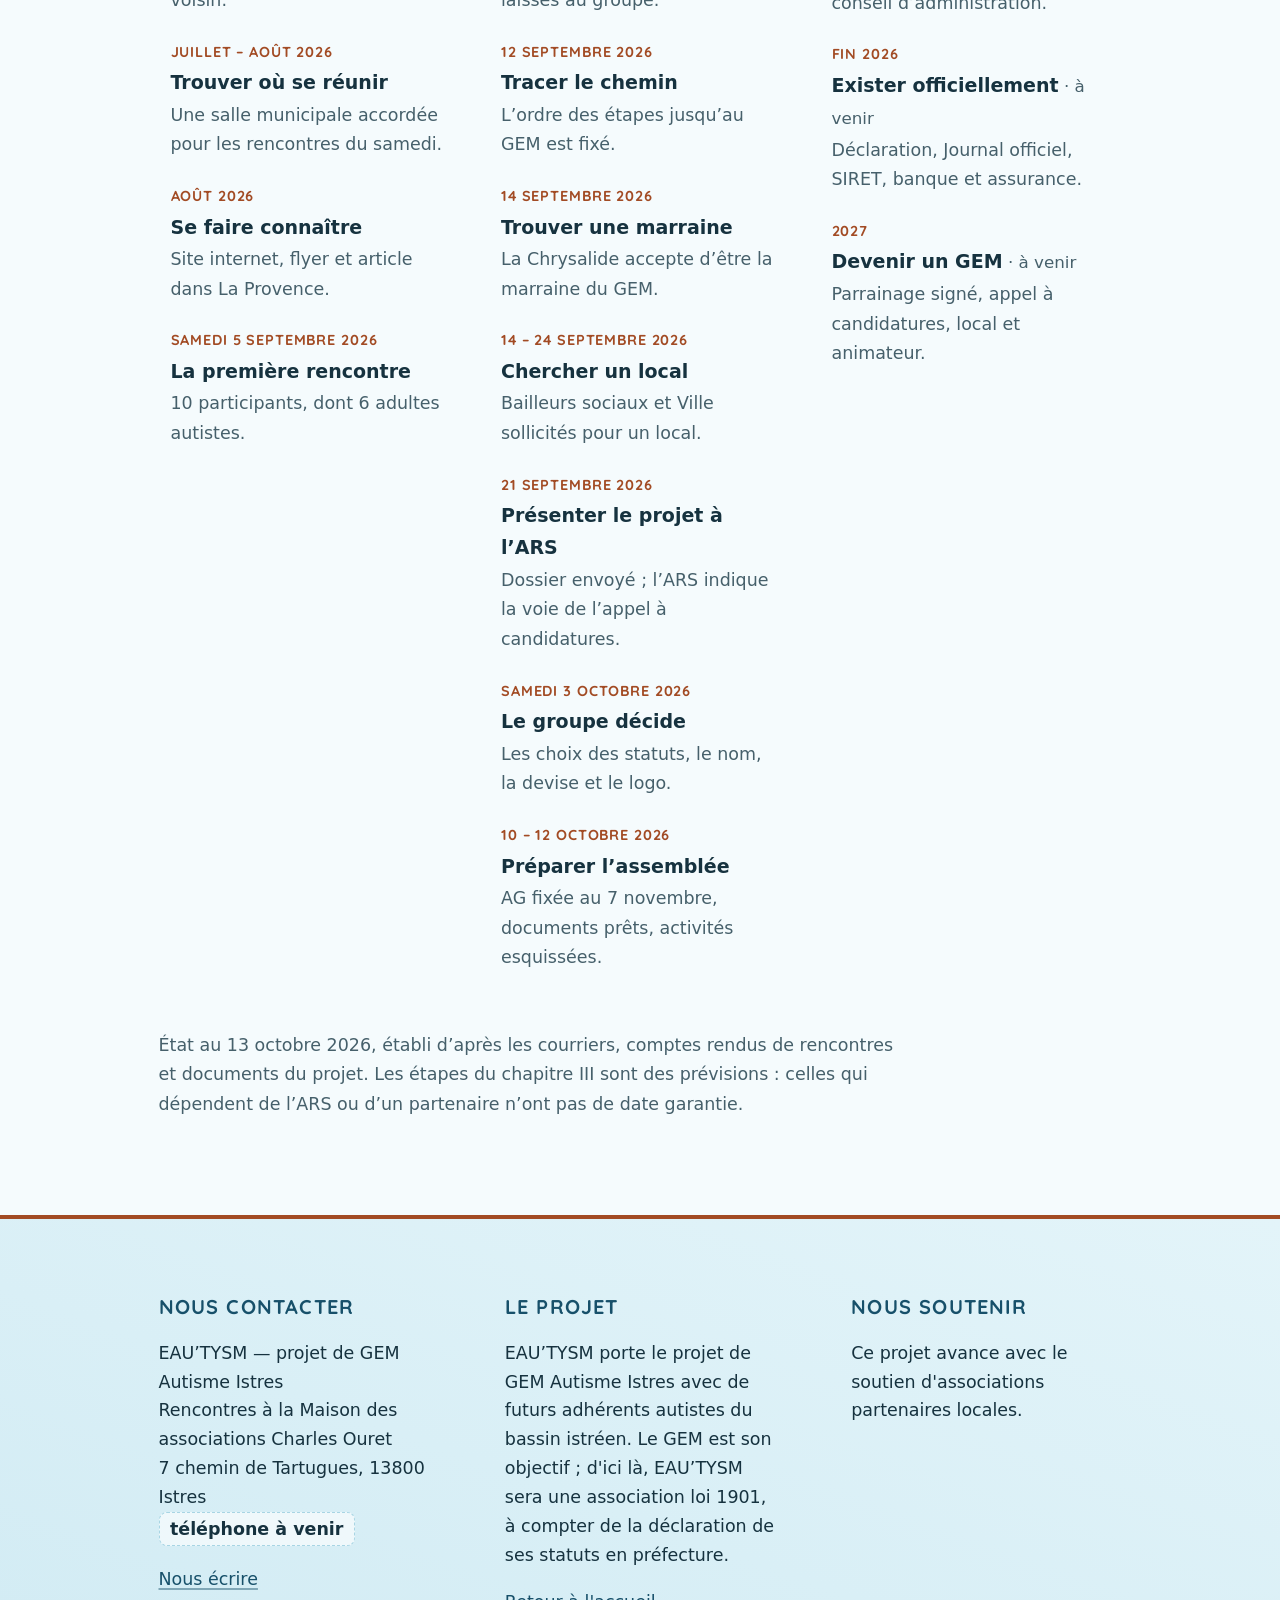
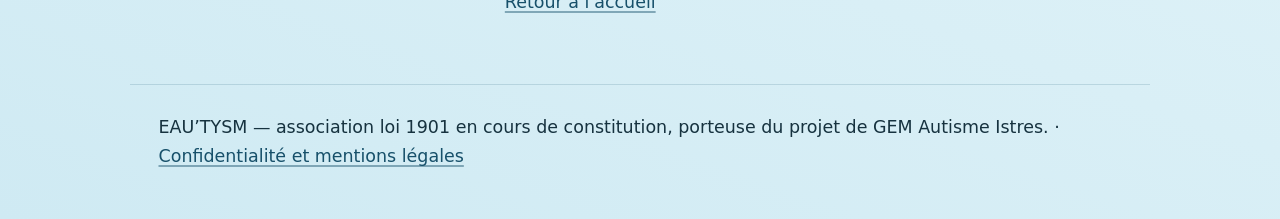
<file: chemin.html>
<!DOCTYPE html>
<html lang="fr">
<head>
  <meta charset="UTF-8">
  <meta name="viewport" content="width=device-width, initial-scale=1.0">
  <title>Le chemin parcouru — EAU’TYSM · projet de GEM Autisme Istres</title>
  <meta name="description" content="Animation : les étapes franchies depuis mai 2026 du projet EAU’TYSM — du collectif à l’association loi 1901, puis, objectif du projet, au GEM Autisme Istres.">
  <link rel="icon" href="assets/img/favicon.svg" type="image/svg+xml">
  <meta name="theme-color" content="#e3f4f9">
  <link rel="stylesheet" href="css/style.css">
</head>
<body>
  <a class="lien-evitement" href="#contenu-principal">Aller au contenu principal</a>

  <header class="entete">
    <div class="conteneur entete-barre">
      <a class="entete-identite" href="index.html">
        <img class="entete-logo" src="assets/img/logo-eautysm-ensemble.svg" alt="" width="58" height="58">
        <span>
          <span class="entete-nom">EAU’TYSM</span>
          <span class="entete-descriptif">Ensemble &amp; bienveillance</span>
          <span class="entete-soustitre">Projet de GEM Autisme Istres</span>
        </span>
      </a>
      <button class="bouton-menu" type="button" aria-expanded="false" aria-controls="menu-principal">
        <span aria-hidden="true">☰</span> Menu
      </button>
    </div>
    <nav class="navigation" aria-label="Navigation principale">
      <div class="conteneur">
        <ul class="navigation-liste" id="menu-principal">
          <li><a href="index.html">Accueil</a></li>
          <li><a href="premiere-rencontre.html">Élaboration du GEM</a></li>
          <li><a href="statuts.html">Statuts</a></li>
          <li><a href="actualites.html">Actualités</a></li>
          <li><a href="programmation.html">Programmation</a></li>
          <li><a href="equipe.html">Équipe d'animation</a></li>
          <li><a href="contact.html">Nous écrire</a></li>
        </ul>
      </div>
    </nav>
  </header>

  <main id="contenu-principal">
    <div class="conteneur chemin">
      <h1>Le chemin parcouru</h1>
      <p class="intro">
        Depuis mai 2026, le projet avance pas à pas : d'abord un collectif, bientôt une association, puis un
        groupe d'entraide mutuelle reconnu par l'ARS. Cette animation retrace les étapes franchies et celles
        qui restent à venir. Elle ne démarre que si vous appuyez sur « Lancer », et vous pouvez la mettre en
        pause à tout moment. Toutes les étapes sont aussi listées sous l'animation.
      </p>
      <div class="chemin-scene-boite" id="chemin-animation" tabindex="0" hidden aria-roledescription="animation" aria-label="Animation : les étapes du projet. Flèches gauche et droite pour changer d’étape, espace pour lancer ou mettre en pause.">
  <div class="chemin-interieur">
    <div class="chemin-chapitres" aria-hidden="true"><span style="left:9.27%"><b>I</b><span class="chemin-lib">Un collectif se forme</span></span><span style="left:34.33%"><b>II</b><span class="chemin-lib">Vers l’association</span></span><span style="left:78.20%"><b>III</b><span class="chemin-lib">Vers le GEM</span></span></div>
    <div class="chemin-riviere">
      <svg viewBox="0 0 1000 100" preserveAspectRatio="none" aria-hidden="true" focusable="false">
        <defs><clipPath id="chemin-clip"><rect class="chemin-parcours-rect" x="0" y="-20" width="0" height="140"/></clipPath></defs>
        <path class="chemin-futur" vector-effect="non-scaling-stroke" d="M20 55 C 120 15, 200 95, 300 55 S 480 15, 580 55 S 760 95, 860 55 S 960 30, 980 50"/>
        <path class="chemin-parcouru" vector-effect="non-scaling-stroke" clip-path="url(#chemin-clip)" d="M20 55 C 120 15, 200 95, 300 55 S 480 15, 580 55 S 760 95, 860 55 S 960 30, 980 50"/>
      </svg>
      <button type="button" class="chemin-point courant" data-aller="0" style="left:3.00%;top:51.4%" aria-label="Mai 2026 → 2027 : Du collectif au GEM"><span class="chemin-bulle" aria-hidden="true">Du collectif au GEM</span></button><button type="button" class="chemin-point" data-aller="1" style="left:9.27%;top:43.8%" aria-label="Mai 2026 : Poser le projet"><span class="chemin-bulle" aria-hidden="true">Poser le projet</span></button><button type="button" class="chemin-point" data-aller="2" style="left:15.53%;top:54.0%" aria-label="Juillet – août 2026 : Trouver où se réunir"><span class="chemin-bulle" aria-hidden="true">Trouver où se réunir</span></button><button type="button" class="chemin-point" data-aller="3" style="left:21.80%;top:65.5%" aria-label="Août 2026 : Se faire connaître"><span class="chemin-bulle" aria-hidden="true">Se faire connaître</span></button><button type="button" class="chemin-point" data-aller="4" style="left:28.07%;top:61.4%" aria-label="Samedi 5 septembre 2026 : La première rencontre"><span class="chemin-bulle" aria-hidden="true">La première rencontre</span></button><button type="button" class="chemin-point" data-aller="5" style="left:34.33%;top:39.8%" aria-label="6 septembre 2026 : Écrire les premiers textes"><span class="chemin-bulle" aria-hidden="true">Écrire les premiers textes</span></button><button type="button" class="chemin-point" data-aller="6" style="left:40.60%;top:26.9%" aria-label="12 septembre 2026 : Tracer le chemin"><span class="chemin-bulle" aria-hidden="true">Tracer le chemin</span></button><button type="button" class="chemin-point" data-aller="7" style="left:46.87%;top:26.3%" aria-label="14 septembre 2026 : Trouver une marraine"><span class="chemin-bulle" aria-hidden="true">Trouver une marraine</span></button><button type="button" class="chemin-point" data-aller="8" style="left:53.13%;top:38.3%" aria-label="14 – 24 septembre 2026 : Chercher un local"><span class="chemin-bulle" aria-hidden="true">Chercher un local</span></button><button type="button" class="chemin-point" data-aller="9" style="left:59.40%;top:60.4%" aria-label="21 septembre 2026 : Présenter le projet à l’ARS"><span class="chemin-bulle" aria-hidden="true">Présenter le projet à l’ARS</span></button><button type="button" class="chemin-point" data-aller="10" style="left:65.67%;top:78.5%" aria-label="Samedi 3 octobre 2026 : Le groupe décide"><span class="chemin-bulle" aria-hidden="true">Le groupe décide</span></button><button type="button" class="chemin-point" data-aller="11" style="left:71.93%;top:85.0%" aria-label="10 – 12 octobre 2026 : Préparer l’assemblée"><span class="chemin-bulle" aria-hidden="true">Préparer l’assemblée</span></button><button type="button" class="chemin-point avenir" data-aller="12" style="left:78.20%;top:78.8%" aria-label="Samedi 5 décembre 2026 : Fonder l’association"><span class="chemin-bulle" aria-hidden="true">Fonder l’association</span></button><button type="button" class="chemin-point avenir" data-aller="13" style="left:84.47%;top:60.9%" aria-label="Fin 2026 : Exister officiellement"><span class="chemin-bulle" aria-hidden="true">Exister officiellement</span></button><button type="button" class="chemin-point avenir" data-aller="14" style="left:90.73%;top:37.7%" aria-label="2027 : Devenir un GEM"><span class="chemin-bulle" aria-hidden="true">Devenir un GEM</span></button><button type="button" class="chemin-point" data-aller="15" style="left:97.00%;top:39.5%" aria-label="Prochain rendez-vous : samedi 5 décembre : EAU’TYSM · GEM Autisme Istres"><span class="chemin-bulle" aria-hidden="true">EAU’TYSM · GEM Autisme Istres</span></button>
      <span class="chemin-repere" style="left:71.93%;top:calc(85.0% + 13px)" aria-hidden="true">aujourd’hui</span>
    </div>
    <div class="chemin-scenes" aria-live="polite"><article class="chemin-scene intro active" data-i="0"><div class="chemin-art embleme"><svg viewBox="130 70 740 740" role="img" aria-label="Logo EAU’TYSM : une vague, un pont où trois personnes se tiennent la main, un arbre"><defs><clipPath id="disque-s0"><circle cx="500" cy="440" r="360"/></clipPath><linearGradient id="ciel-s0" x1="0" y1="0" x2="0" y2="1"><stop offset="0" stop-color="#e3f4f9"/><stop offset=".7" stop-color="#f6fbfc"/><stop offset="1" stop-color="#ffffff"/></linearGradient><linearGradient id="vague-s0" x1="0" y1="1" x2=".6" y2="0"><stop offset="0" stop-color="#1f6f8f"/><stop offset=".55" stop-color="#3f97bb"/><stop offset="1" stop-color="#7ccce0"/></linearGradient></defs><g clip-path="url(#disque-s0)"><rect x="0" y="0" width="1000" height="900" fill="url(#ciel-s0)"/><circle cx="760" cy="250" r="70" fill="#fff6e3" opacity=".9"/><path d="M618.0 182.3 Q630.1 177.9 640.0 190.0 Q649.9 177.9 662.0 182.3" fill="none" stroke="#1f6f8f" stroke-width="5.0" stroke-linecap="round" opacity=".55"/><path d="M672.4 158.8 Q682.1 155.3 690.0 165.0 Q697.9 155.3 707.6 158.8" fill="none" stroke="#1f6f8f" stroke-width="4.2" stroke-linecap="round" opacity=".55"/><path d="M699.6 199.6 Q708.1 196.5 715.0 205.0 Q721.9 196.5 730.4 199.6" fill="none" stroke="#1f6f8f" stroke-width="3.8" stroke-linecap="round" opacity=".55"/><path d="M586.8 220.4 Q594.1 217.7 600.0 225.0 Q605.9 217.7 613.2 220.4" fill="none" stroke="#1f6f8f" stroke-width="3.4" stroke-linecap="round" opacity=".55"/><path d="M100 560 C230 520 330 590 470 560 S720 515 900 555 L900 900 L100 900Z" fill="#7ccce0" opacity=".55"/><path d="M330 780 C520 690 720 610 900 590 L900 900 L330 900Z" fill="#efe2cc"/><path d="M640 690 C636 610 640 560 650 520" fill="none" stroke="#9c7458" stroke-width="24" stroke-linecap="round"/><path d="M650 525 C630 470 600 430 560 400" fill="none" stroke="#9c7458" stroke-width="15" stroke-linecap="round"/><path d="M650 525 C675 470 705 430 745 405" fill="none" stroke="#9c7458" stroke-width="15" stroke-linecap="round"/><path d="M600 440 C595 410 598 385 610 360" fill="none" stroke="#9c7458" stroke-width="8" stroke-linecap="round"/><path d="M700 445 C712 415 712 390 705 362" fill="none" stroke="#9c7458" stroke-width="8" stroke-linecap="round"/><path d="M745 405 C770 395 785 380 795 360" fill="none" stroke="#9c7458" stroke-width="7" stroke-linecap="round"/><circle cx="560" cy="392" r="34" fill="#a995d6" opacity=".88"/><circle cx="612" cy="350" r="38" fill="#9fcfae" opacity=".88"/><circle cx="660" cy="330" r="40" fill="#7ccce0" opacity=".88"/><circle cx="706" cy="350" r="38" fill="#a995d6" opacity=".88"/><circle cx="748" cy="395" r="33" fill="#9fcfae" opacity=".88"/><circle cx="796" cy="352" r="28" fill="#7ccce0" opacity=".88"/><circle cx="585" cy="355" r="24" fill="#7ccce0" opacity=".88"/><circle cx="740" cy="330" r="26" fill="#9fcfae" opacity=".88"/><circle cx="640" cy="380" r="26" fill="#a995d6" opacity=".88"/><path d="M716.7 652.0 C715.2 616.9 719.1 599.0 730.0 599.0 C740.9 599.0 744.8 616.9 743.3 652.0 Z" fill="#5b7f93"/><circle cx="730.0" cy="586.5" r="10.1" fill="#5b7f93"/><path d="M759.5 655.0 C758.5 632.5 761.0 621.0 768.0 621.0 C775.0 621.0 777.5 632.5 776.5 655.0 Z" fill="#e08a5c"/><circle cx="768.0" cy="613.0" r="6.5" fill="#e08a5c"/><path d="M741.0 614.0 Q750.5 624.0 760.0 614.0" fill="none" stroke="#5b7f93" stroke-width="5" stroke-linecap="round"/><path d="M105 820 C95 640 120 440 235 315 C330 212 470 185 560 238 C625 276 628 350 575 372 C530 390 488 360 498 322 C505 296 532 292 548 305 C535 262 470 250 415 280 C335 325 300 430 300 540 C300 640 340 740 420 820 Z" fill="url(#vague-s0)"/><path d="M548 305 C532 292 505 296 498 322 C488 360 530 390 575 372" fill="none" stroke="#f4fbfd" stroke-width="9" stroke-linecap="round" opacity=".9"/><path d="M560 238 C505 206 420 205 345 250" fill="none" stroke="#f4fbfd" stroke-width="7" stroke-linecap="round" opacity=".7"/><path d="M318 470 C325 395 355 330 410 290" fill="none" stroke="#f4fbfd" stroke-width="5" stroke-linecap="round" opacity=".45"/><path d="M300 548 Q471.0 478 642 548" fill="none" stroke="#9c7458" stroke-width="10" stroke-linecap="round"/><path d="M308 514 Q471.0 444 634 514" fill="none" stroke="#9c7458" stroke-width="4" stroke-linecap="round" opacity=".85"/><line x1="338.0" y1="534.2" x2="338.0" y2="500.2" stroke="#9c7458" stroke-width="3.5" stroke-linecap="round"/><line x1="376.0" y1="523.8" x2="376.0" y2="489.8" stroke="#9c7458" stroke-width="3.5" stroke-linecap="round"/><line x1="414.0" y1="516.9" x2="414.0" y2="482.9" stroke="#9c7458" stroke-width="3.5" stroke-linecap="round"/><line x1="452.0" y1="513.4" x2="452.0" y2="479.4" stroke="#9c7458" stroke-width="3.5" stroke-linecap="round"/><line x1="490.0" y1="513.4" x2="490.0" y2="479.4" stroke="#9c7458" stroke-width="3.5" stroke-linecap="round"/><line x1="528.0" y1="516.9" x2="528.0" y2="482.9" stroke="#9c7458" stroke-width="3.5" stroke-linecap="round"/><line x1="566.0" y1="523.8" x2="566.0" y2="489.8" stroke="#9c7458" stroke-width="3.5" stroke-linecap="round"/><line x1="604.0" y1="534.2" x2="604.0" y2="500.2" stroke="#9c7458" stroke-width="3.5" stroke-linecap="round"/><path d="M405.8 511.4 C404.3 479.0 407.9 462.4 418.0 462.4 C428.1 462.4 431.7 479.0 430.2 511.4 Z" fill="#6a58a8"/><circle cx="418.0" cy="450.9" r="9.4" fill="#6a58a8"/><path d="M444.4 508.2 C442.8 472.2 446.8 453.8 458.0 453.8 C469.2 453.8 473.2 472.2 471.6 508.2 Z" fill="#2f7fa3"/><circle cx="458.0" cy="441.0" r="10.4" fill="#2f7fa3"/><path d="M488.4 509.0 C487.1 478.4 490.5 462.8 500.0 462.8 C509.5 462.8 512.9 478.4 511.6 509.0 Z" fill="#e08a5c"/><circle cx="500.0" cy="451.9" r="8.8" fill="#e08a5c"/><path d="M427.0 469.4 Q437.5 479.4 448.0 469.4" fill="none" stroke="#4c5f86" stroke-width="4.5" stroke-linecap="round"/><path d="M468.0 470.1 Q479.5 480.1 491.0 470.1" fill="none" stroke="#4c5f86" stroke-width="4.5" stroke-linecap="round"/><path d="M100 700 C250 650 380 750 540 705 S790 650 900 700 L900 900 L100 900Z" fill="#3f97bb" opacity=".92"/><path d="M100 770 C270 730 430 820 610 772 S830 735 900 770 L900 900 L100 900Z" fill="#1f6f8f"/><path d="M180 745 C290 722 390 770 500 752" fill="none" stroke="#f4fbfd" stroke-width="5" stroke-linecap="round" opacity=".55"/><path d="M640 712 C720 690 800 690 870 705" fill="none" stroke="#f4fbfd" stroke-width="5" stroke-linecap="round" opacity=".5"/></g><circle cx="500" cy="440" r="360" fill="none" stroke="#17506a" stroke-width="12"/><circle cx="500" cy="440" r="344" fill="none" stroke="#7ccce0" stroke-width="3" opacity=".8"/></svg></div><div class="chemin-copie"><p class="chemin-date"><span>Mai 2026 → 2027</span></p><h2>Du collectif au GEM</h2><p class="chemin-texte">À Istres, des personnes autistes et leurs proches construisent ensemble un projet de <strong>groupe d’entraide mutuelle</strong>. D’abord un collectif, bientôt une association loi 1901, puis — c’est l’objectif — un GEM reconnu et financé par l’ARS. Voici le chemin parcouru.</p></div></article><article class="chemin-scene" data-i="1" aria-hidden="true"><div class="chemin-art"><svg class="chemin-ic" viewBox="0 0 120 120" aria-hidden="true"><rect class="ln" pathLength="1" x="30" y="14" width="60" height="86" rx="6"/><line class="ln t2 doux" pathLength="1" x1="42" y1="34" x2="78" y2="34"/><line class="ln t2 doux" pathLength="1" x1="42" y1="47" x2="78" y2="47"/><line class="ln t2 doux" pathLength="1" x1="42" y1="60" x2="70" y2="60"/><path class="ln t3 acc" pathLength="1" d="M42 80 l8 8 l18 -18"/></svg></div><div class="chemin-copie"><p class="chemin-date"><span>Mai 2026</span></p><h2>Poser le projet</h2><p class="chemin-texte">Un premier plan du GEM est écrit : le public, le cadre réglementaire, le financement, et une méthode de création en séances co-animées avec les futurs membres. Le 15 mai, un courrier part vers APAR Autisme, qui gère le GEM « La Blue Team », pour bénéficier de son expérience.</p><ul class="chemin-faits"><li>Cahier des charges des GEM (2019)</li><li>15 mai : courrier à APAR Autisme</li></ul></div></article><article class="chemin-scene" data-i="2" aria-hidden="true"><div class="chemin-art"><svg class="chemin-ic" viewBox="0 0 120 120" aria-hidden="true"><path class="ln" pathLength="1" d="M16 54 L60 22 L104 54"/><rect class="ln t2" pathLength="1" x="27" y="54" width="66" height="46"/><rect class="ln t3 acc" pathLength="1" x="51" y="70" width="18" height="30" rx="2"/><line class="ln t2 doux" pathLength="1" x1="10" y1="100" x2="110" y2="100"/><circle class="apparait plein" cx="60" cy="41" r="4.5"/></svg></div><div class="chemin-copie"><p class="chemin-date"><span>Juillet – août 2026</span></p><h2>Trouver où se réunir</h2><p class="chemin-texte">Le 3 juillet, une demande de salle est adressée au maire d’Istres. Le 7 août, la réponse est favorable : le groupe se réunira le <strong>samedi matin à la Maison des associations Charles Ouret</strong>. Le même jour, Autisme 13 est sollicitée comme marraine possible.</p><ul class="chemin-faits"><li>3 juillet : demande de salle</li><li>7 août : salle obtenue</li></ul></div></article><article class="chemin-scene" data-i="3" aria-hidden="true"><div class="chemin-art"><svg class="chemin-ic" viewBox="0 0 120 120" aria-hidden="true"><rect class="ln" pathLength="1" x="14" y="24" width="92" height="72" rx="5"/><rect class="ln t2 acc" pathLength="1" x="25" y="37" width="32" height="26" rx="2"/><line class="ln t2 doux" pathLength="1" x1="66" y1="40" x2="95" y2="40"/><line class="ln t2 doux" pathLength="1" x1="66" y1="50" x2="95" y2="50"/><line class="ln t2 doux" pathLength="1" x1="66" y1="60" x2="95" y2="60"/><line class="ln t3 doux" pathLength="1" x1="25" y1="74" x2="95" y2="74"/><line class="ln t3 doux" pathLength="1" x1="25" y1="84" x2="80" y2="84"/></svg></div><div class="chemin-copie"><p class="chemin-date"><span>Août 2026</span></p><h2>Se faire connaître</h2><p class="chemin-texte">Le site internet ouvre, avec un formulaire de contact. Un flyer est envoyé à 39 structures d’Istres et des communes voisines. Le 24 août, <strong>La Provence</strong> consacre un article au projet : des participants le découvriront par ce biais.</p><ul class="chemin-faits"><li>39 structures contactées</li><li>8 personnes via le formulaire</li><li>24 août : article de presse</li></ul></div></article><article class="chemin-scene" data-i="4" aria-hidden="true"><div class="chemin-art"><svg class="chemin-ic" viewBox="0 0 120 120" aria-hidden="true"><circle class="ln doux" pathLength="1" cx="60" cy="60" r="20"/><circle class="apparait plein" style="animation-delay:0.20s" cx="60.0" cy="18.0" r="7"/><circle class="apparait plein" style="animation-delay:0.32s" cx="84.7" cy="26.0" r="7"/><circle class="apparait plein" style="animation-delay:0.44s" cx="99.9" cy="47.0" r="7"/><circle class="apparait plein" style="animation-delay:0.56s" cx="99.9" cy="73.0" r="7"/><circle class="apparait plein" style="animation-delay:0.68s" cx="84.7" cy="94.0" r="7"/><circle class="apparait plein" style="animation-delay:0.80s" cx="60.0" cy="102.0" r="7"/><circle class="ln" pathLength="1" style="animation-delay:0.92s" cx="35.3" cy="94.0" r="7"/><circle class="ln" pathLength="1" style="animation-delay:1.04s" cx="20.1" cy="73.0" r="7"/><circle class="ln" pathLength="1" style="animation-delay:1.16s" cx="20.1" cy="47.0" r="7"/><circle class="ln" pathLength="1" style="animation-delay:1.28s" cx="35.3" cy="26.0" r="7"/></svg></div><div class="chemin-copie"><p class="chemin-date"><span>Samedi 5 septembre 2026</span></p><h2>La première rencontre</h2><p class="chemin-texte"><strong>10 participants, dont 6 adultes autistes.</strong> L’attente la plus forte : un espace sans impératif social, où personne n’est obligé de parler ni de se justifier. Les idées fusent : sorties calmes, jeux de société, cinéma adapté, cafés-débats. La communauté WhatsApp ouvre le soir même.</p><ul class="chemin-faits"><li>10 participants</li><li>6 adultes autistes</li><li>Des activités le soir et le week-end</li></ul></div></article><article class="chemin-scene" data-i="5" aria-hidden="true"><div class="chemin-art"><svg class="chemin-ic" viewBox="0 0 120 120" aria-hidden="true"><rect class="ln" pathLength="1" x="28" y="12" width="64" height="94" rx="6"/><line class="ln t2 doux" pathLength="1" x1="50" y1="32" x2="80" y2="32"/><line class="ln t2 doux" pathLength="1" x1="50" y1="46" x2="80" y2="46"/><line class="ln t2 doux" pathLength="1" x1="50" y1="60" x2="80" y2="60"/><line class="ln t2 doux" pathLength="1" x1="50" y1="74" x2="80" y2="74"/><line class="ln t2 doux" pathLength="1" x1="50" y1="88" x2="72" y2="88"/><path class="apparait plein" d="M40 41 l5 5 l-5 5 l-5 -5z"/><path class="apparait plein" style="animation-delay:1.35s" d="M40 69 l5 5 l-5 5 l-5 -5z"/><circle class="ln t2" pathLength="1" cx="40" cy="32" r="2"/><circle class="ln t2" pathLength="1" cx="40" cy="60" r="2"/><circle class="ln t2" pathLength="1" cx="40" cy="88" r="2"/></svg></div><div class="chemin-copie"><p class="chemin-date"><span>6 septembre 2026</span></p><h2>Écrire les premiers textes</h2><p class="chemin-texte">Un projet de statuts (17 articles) et un projet de règlement intérieur (24 articles) sont rédigés. Chaque décision qui revient au groupe est laissée ouverte et signalée par un ◆ : <strong>rien n’est tranché à sa place.</strong></p><ul class="chemin-faits"><li>17 articles de statuts</li><li>24 articles de règlement</li></ul></div></article><article class="chemin-scene" data-i="6" aria-hidden="true"><div class="chemin-art"><svg class="chemin-ic" viewBox="0 0 120 120" aria-hidden="true"><path class="ln" pathLength="1" d="M10 100 H34 V80 H56 V60 H78 V40 H98"/><circle class="apparait plein" cx="34" cy="80" r="4"/><circle class="apparait plein" style="animation-delay:1.25s" cx="56" cy="60" r="4"/><circle class="apparait plein" style="animation-delay:1.4s" cx="78" cy="40" r="4"/><path class="ln t3 acc" pathLength="1" d="M98 40 V12 L114 19 L98 26"/></svg></div><div class="chemin-copie"><p class="chemin-date"><span>12 septembre 2026</span></p><h2>Tracer le chemin</h2><p class="chemin-texte">L’ordre des étapes est arrêté : finir les statuts avec le groupe, tenir l’<strong>assemblée générale constitutive</strong>, déclarer l’association, ouvrir un compte et s’assurer, signer la convention de parrainage, puis obtenir le financement de l’ARS. Le siège social est fixé, la Maison des associations ne pouvant pas domicilier l’association.</p><ul class="chemin-faits"><li>Statuts → AG → déclaration → parrainage → ARS</li></ul></div></article><article class="chemin-scene" data-i="7" aria-hidden="true"><div class="chemin-art"><svg class="chemin-ic" viewBox="0 0 120 120" aria-hidden="true"><circle class="ln" pathLength="1" cx="46" cy="60" r="28"/><circle class="ln t2 acc" pathLength="1" cx="74" cy="60" r="28"/></svg></div><div class="chemin-copie"><p class="chemin-date"><span>14 septembre 2026</span></p><h2>Trouver une marraine</h2><p class="chemin-texte">Rencontre au siège de <strong>La Chrysalide de Martigues et du Golfe de Fos</strong>. Décision : elle sera marraine, et non gestionnaire. Association de familles installée à Istres, elle connaît l’autisme ; les jeunes qui quittent ses services à 20 ans sont exactement le public du GEM.</p><ul class="chemin-faits"><li>Marraine, pas gestionnaire</li><li>Accord écrit de son CA attendu avant décembre</li></ul></div></article><article class="chemin-scene" data-i="8" aria-hidden="true"><div class="chemin-art"><svg class="chemin-ic" viewBox="0 0 120 120" aria-hidden="true"><circle class="ln" pathLength="1" cx="36" cy="60" r="20"/><circle class="ln t2 acc" pathLength="1" cx="36" cy="60" r="7"/><path class="ln t2" pathLength="1" d="M56 60 H108 M92 60 V74 M102 60 V70"/></svg></div><div class="chemin-copie"><p class="chemin-date"><span>14 – 24 septembre 2026</span></p><h2>Chercher un local</h2><p class="chemin-texte">Des courriels partent vers les bailleurs sociaux 13 Habitat et Erilia. Le 17, 13 Habitat signale deux locaux d’environ 60 m² face au collège Pasteur. Le 24, une demande de local dédié est adressée à la Ville. Le lieu doit être <strong>dans la ville, distinct du médico-social, ouvert au moins 35 h par semaine</strong>.</p><ul class="chemin-faits"><li>2 bailleurs sociaux sollicités</li><li>Demande à la Ville</li></ul></div></article><article class="chemin-scene" data-i="9" aria-hidden="true"><div class="chemin-art"><svg class="chemin-ic" viewBox="0 0 120 120" aria-hidden="true"><rect class="ln" pathLength="1" x="12" y="38" width="76" height="52" rx="5"/><path class="ln t2" pathLength="1" d="M14 42 L50 68 L86 42"/><path class="ln t3 acc" pathLength="1" d="M76 22 H110 M100 12 L110 22 L100 32"/></svg></div><div class="chemin-copie"><p class="chemin-date"><span>21 septembre 2026</span></p><h2>Présenter le projet à l’ARS</h2><p class="chemin-texte">Le dossier de candidature est transmis à l’ARS Provence-Alpes-Côte d’Azur. Réponse le jour même : depuis 2026, <strong>un GEM ne peut naître que par un appel à candidatures</strong>, et aucun n’est encore annoncé. Une interlocutrice de la délégation des Bouches-du-Rhône suit désormais le projet.</p><ul class="chemin-faits"><li>Dossier transmis</li><li>Création par appel à candidatures</li></ul></div></article><article class="chemin-scene" data-i="10" aria-hidden="true"><div class="chemin-art"><svg class="chemin-ic" viewBox="0 0 120 120" aria-hidden="true"><rect class="ln" pathLength="1" x="20" y="58" width="80" height="44" rx="5"/><path class="ln t2" pathLength="1" d="M42 58 H78"/><rect class="ln t2 acc" pathLength="1" x="47" y="14" width="26" height="38" rx="2"/><path class="ln t3 acc" pathLength="1" d="M53 33 l5 5 l10 -11"/></svg></div><div class="chemin-copie"><p class="chemin-date"><span>Samedi 3 octobre 2026</span></p><h2>Le groupe décide</h2><p class="chemin-texte">Sept choix pour les statuts : adhésion dès 16 ans, vote réservé aux personnes autistes, conseil d’administration de 6 membres élus pour un an, vote à bulletin secret. Et une identité : le nom <strong>EAU’TYSM</strong>, la devise <strong>« Ensemble &amp; bienveillance »</strong>, un logo où une vague rejoint un pont et un arbre.</p><ul class="chemin-faits"><li>Nom : EAU’TYSM</li><li>Devise : Ensemble &amp; bienveillance</li><li>7 choix statutaires</li></ul></div></article><article class="chemin-scene" data-i="11" aria-hidden="true"><div class="chemin-art"><svg class="chemin-ic" viewBox="0 0 120 120" aria-hidden="true"><rect class="ln" pathLength="1" x="16" y="24" width="88" height="78" rx="7"/><path class="ln t2" pathLength="1" d="M16 44 H104 M40 14 V32 M80 14 V32"/><circle class="apparait point" style="animation-delay:0.50s" cx="32" cy="60" r="2.6"/><circle class="apparait point" style="animation-delay:0.55s" cx="51" cy="60" r="2.6"/><circle class="apparait point" style="animation-delay:0.60s" cx="70" cy="60" r="2.6"/><circle class="apparait point" style="animation-delay:0.65s" cx="89" cy="60" r="2.6"/><circle class="apparait point" style="animation-delay:0.70s" cx="32" cy="75" r="2.6"/><circle class="apparait point" style="animation-delay:0.75s" cx="51" cy="75" r="2.6"/><circle class="apparait point" style="animation-delay:0.80s" cx="70" cy="75" r="2.6"/><circle class="apparait point" style="animation-delay:0.85s" cx="89" cy="75" r="2.6"/><circle class="apparait point" style="animation-delay:0.90s" cx="32" cy="90" r="2.6"/><circle class="apparait point" style="animation-delay:0.95s" cx="51" cy="90" r="2.6"/><circle class="apparait point" style="animation-delay:1.00s" cx="70" cy="90" r="2.6"/><circle class="apparait point" style="animation-delay:1.05s" cx="89" cy="90" r="2.6"/><circle class="ln t3 acc" pathLength="1" cx="70" cy="75" r="9"/></svg></div><div class="chemin-copie"><p class="chemin-date"><span>10 – 12 octobre 2026</span></p><h2>Préparer l’assemblée</h2><p class="chemin-texte">L’assemblée générale constitutive est avancée au <strong>7 novembre</strong>, avec deux votes seulement : les statuts, puis le conseil d’administration. Convocation, bulletins et procès-verbal sont prêts. Une première programmation hebdomadaire est esquissée, et un ciné-débat est proposé au cinéma La Cascade, à Martigues.</p><ul class="chemin-faits"><li>AG le 7 novembre</li><li>2 votes</li><li>Programme de la semaine esquissé</li></ul></div></article><article class="chemin-scene futur" data-i="12" aria-hidden="true"><div class="chemin-art"><svg class="chemin-ic" viewBox="0 0 120 120" aria-hidden="true"><circle class="ln" pathLength="1" cx="30" cy="54" r="8"/><path class="ln" pathLength="1" d="M18 104 V86 Q18 70 30 70 Q42 70 42 86 V104"/><path class="ln t3 acc" pathLength="1" d="M39 76 L46 38"/><circle class="ln t2" pathLength="1" cx="60" cy="54" r="8"/><path class="ln t2" pathLength="1" d="M48 104 V86 Q48 70 60 70 Q72 70 72 86 V104"/><path class="ln t3 acc" pathLength="1" d="M69 76 L76 38"/><circle class="ln t2" pathLength="1" cx="90" cy="54" r="8"/><path class="ln t2" pathLength="1" d="M78 104 V86 Q78 70 90 70 Q102 70 102 86 V104"/><path class="ln t3 acc" pathLength="1" d="M99 76 L106 38"/></svg></div><div class="chemin-copie"><p class="chemin-date"><span>Samedi 5 décembre 2026</span><span class="chemin-badge">À venir</span></p><h2>Fonder l’association</h2><p class="chemin-texte">Prévue le 7 novembre, elle est reportée au 5 décembre. Assemblée générale constitutive : adoption des statuts et élection du conseil d’administration, composé de personnes autistes. L’association existera officiellement une fois ses statuts déclarés en préfecture. Le conseil désigne son bureau : présidence, vice-présidence, trésorerie, secrétariat.</p><ul class="chemin-faits"><li>Statuts adoptés</li><li>Conseil d’administration élu</li></ul></div></article><article class="chemin-scene futur" data-i="13" aria-hidden="true"><div class="chemin-art"><svg class="chemin-ic" viewBox="0 0 120 120" aria-hidden="true"><rect class="ln" pathLength="1" x="20" y="12" width="60" height="84" rx="5"/><line class="ln t2 doux" pathLength="1" x1="32" y1="32" x2="68" y2="32"/><line class="ln t2 doux" pathLength="1" x1="32" y1="45" x2="68" y2="45"/><line class="ln t2 doux" pathLength="1" x1="32" y1="58" x2="56" y2="58"/><circle class="ln t3 acc" pathLength="1" cx="80" cy="82" r="20"/><path class="ln t3 acc" pathLength="1" d="M71 82 l6 6 l12 -13"/></svg></div><div class="chemin-copie"><p class="chemin-date"><span>Fin 2026</span><span class="chemin-badge">À venir</span></p><h2>Exister officiellement</h2><p class="chemin-texte">Les statuts sont déclarés en préfecture : <strong>EAU’TYSM devient une association loi 1901</strong>. Suivent le récépissé, la publication au Journal officiel et le numéro SIRET. Viennent ensuite le compte bancaire et l’assurance. Les activités hebdomadaires pourraient démarrer en décembre.</p><ul class="chemin-faits"><li>Préfecture</li><li>Journal officiel</li><li>SIRET</li></ul></div></article><article class="chemin-scene futur" data-i="14" aria-hidden="true"><div class="chemin-art"><svg class="chemin-ic" viewBox="0 0 120 120" aria-hidden="true"><path class="ln" pathLength="1" d="M14 58 L60 22 L106 58"/><rect class="ln t2" pathLength="1" x="25" y="56" width="70" height="46"/><rect class="ln t2" pathLength="1" x="51" y="74" width="18" height="28" rx="2"/><line class="ln doux" pathLength="1" x1="8" y1="102" x2="112" y2="102"/><rect class="apparait plein" x="33" y="66" width="12" height="12" rx="1.5"/><rect class="apparait plein" style="animation-delay:1.3s" x="75" y="66" width="12" height="12" rx="1.5"/></svg></div><div class="chemin-copie"><p class="chemin-date"><span>2027</span><span class="chemin-badge">À venir</span></p><h2>Devenir un GEM</h2><p class="chemin-texte">Signature de la convention de parrainage avec La Chrysalide. Réponse à l’appel à candidatures de l’ARS dès son ouverture, puis 6 à 12 mois d’instruction. Le conventionnement fait de l’association un GEM et apporte <strong>un local et un animateur</strong>. D’ici là, EAU’TYSM reste une association loi 1901 ; l’entraide, elle, le collectif la fait déjà vivre.</p><ul class="chemin-faits"><li>Convention de parrainage</li><li>Appel à candidatures ARS</li><li>Un local, un animateur</li></ul></div></article><article class="chemin-scene fin" data-i="15" aria-hidden="true"><div class="chemin-art embleme"><svg viewBox="130 70 740 740" role="img" aria-label="Logo EAU’TYSM : une vague, un pont où trois personnes se tiennent la main, un arbre"><defs><clipPath id="disque-s15"><circle cx="500" cy="440" r="360"/></clipPath><linearGradient id="ciel-s15" x1="0" y1="0" x2="0" y2="1"><stop offset="0" stop-color="#e3f4f9"/><stop offset=".7" stop-color="#f6fbfc"/><stop offset="1" stop-color="#ffffff"/></linearGradient><linearGradient id="vague-s15" x1="0" y1="1" x2=".6" y2="0"><stop offset="0" stop-color="#1f6f8f"/><stop offset=".55" stop-color="#3f97bb"/><stop offset="1" stop-color="#7ccce0"/></linearGradient></defs><g clip-path="url(#disque-s15)"><rect x="0" y="0" width="1000" height="900" fill="url(#ciel-s15)"/><circle cx="760" cy="250" r="70" fill="#fff6e3" opacity=".9"/><path d="M618.0 182.3 Q630.1 177.9 640.0 190.0 Q649.9 177.9 662.0 182.3" fill="none" stroke="#1f6f8f" stroke-width="5.0" stroke-linecap="round" opacity=".55"/><path d="M672.4 158.8 Q682.1 155.3 690.0 165.0 Q697.9 155.3 707.6 158.8" fill="none" stroke="#1f6f8f" stroke-width="4.2" stroke-linecap="round" opacity=".55"/><path d="M699.6 199.6 Q708.1 196.5 715.0 205.0 Q721.9 196.5 730.4 199.6" fill="none" stroke="#1f6f8f" stroke-width="3.8" stroke-linecap="round" opacity=".55"/><path d="M586.8 220.4 Q594.1 217.7 600.0 225.0 Q605.9 217.7 613.2 220.4" fill="none" stroke="#1f6f8f" stroke-width="3.4" stroke-linecap="round" opacity=".55"/><path d="M100 560 C230 520 330 590 470 560 S720 515 900 555 L900 900 L100 900Z" fill="#7ccce0" opacity=".55"/><path d="M330 780 C520 690 720 610 900 590 L900 900 L330 900Z" fill="#efe2cc"/><path d="M640 690 C636 610 640 560 650 520" fill="none" stroke="#9c7458" stroke-width="24" stroke-linecap="round"/><path d="M650 525 C630 470 600 430 560 400" fill="none" stroke="#9c7458" stroke-width="15" stroke-linecap="round"/><path d="M650 525 C675 470 705 430 745 405" fill="none" stroke="#9c7458" stroke-width="15" stroke-linecap="round"/><path d="M600 440 C595 410 598 385 610 360" fill="none" stroke="#9c7458" stroke-width="8" stroke-linecap="round"/><path d="M700 445 C712 415 712 390 705 362" fill="none" stroke="#9c7458" stroke-width="8" stroke-linecap="round"/><path d="M745 405 C770 395 785 380 795 360" fill="none" stroke="#9c7458" stroke-width="7" stroke-linecap="round"/><circle cx="560" cy="392" r="34" fill="#a995d6" opacity=".88"/><circle cx="612" cy="350" r="38" fill="#9fcfae" opacity=".88"/><circle cx="660" cy="330" r="40" fill="#7ccce0" opacity=".88"/><circle cx="706" cy="350" r="38" fill="#a995d6" opacity=".88"/><circle cx="748" cy="395" r="33" fill="#9fcfae" opacity=".88"/><circle cx="796" cy="352" r="28" fill="#7ccce0" opacity=".88"/><circle cx="585" cy="355" r="24" fill="#7ccce0" opacity=".88"/><circle cx="740" cy="330" r="26" fill="#9fcfae" opacity=".88"/><circle cx="640" cy="380" r="26" fill="#a995d6" opacity=".88"/><path d="M716.7 652.0 C715.2 616.9 719.1 599.0 730.0 599.0 C740.9 599.0 744.8 616.9 743.3 652.0 Z" fill="#5b7f93"/><circle cx="730.0" cy="586.5" r="10.1" fill="#5b7f93"/><path d="M759.5 655.0 C758.5 632.5 761.0 621.0 768.0 621.0 C775.0 621.0 777.5 632.5 776.5 655.0 Z" fill="#e08a5c"/><circle cx="768.0" cy="613.0" r="6.5" fill="#e08a5c"/><path d="M741.0 614.0 Q750.5 624.0 760.0 614.0" fill="none" stroke="#5b7f93" stroke-width="5" stroke-linecap="round"/><path d="M105 820 C95 640 120 440 235 315 C330 212 470 185 560 238 C625 276 628 350 575 372 C530 390 488 360 498 322 C505 296 532 292 548 305 C535 262 470 250 415 280 C335 325 300 430 300 540 C300 640 340 740 420 820 Z" fill="url(#vague-s15)"/><path d="M548 305 C532 292 505 296 498 322 C488 360 530 390 575 372" fill="none" stroke="#f4fbfd" stroke-width="9" stroke-linecap="round" opacity=".9"/><path d="M560 238 C505 206 420 205 345 250" fill="none" stroke="#f4fbfd" stroke-width="7" stroke-linecap="round" opacity=".7"/><path d="M318 470 C325 395 355 330 410 290" fill="none" stroke="#f4fbfd" stroke-width="5" stroke-linecap="round" opacity=".45"/><path d="M300 548 Q471.0 478 642 548" fill="none" stroke="#9c7458" stroke-width="10" stroke-linecap="round"/><path d="M308 514 Q471.0 444 634 514" fill="none" stroke="#9c7458" stroke-width="4" stroke-linecap="round" opacity=".85"/><line x1="338.0" y1="534.2" x2="338.0" y2="500.2" stroke="#9c7458" stroke-width="3.5" stroke-linecap="round"/><line x1="376.0" y1="523.8" x2="376.0" y2="489.8" stroke="#9c7458" stroke-width="3.5" stroke-linecap="round"/><line x1="414.0" y1="516.9" x2="414.0" y2="482.9" stroke="#9c7458" stroke-width="3.5" stroke-linecap="round"/><line x1="452.0" y1="513.4" x2="452.0" y2="479.4" stroke="#9c7458" stroke-width="3.5" stroke-linecap="round"/><line x1="490.0" y1="513.4" x2="490.0" y2="479.4" stroke="#9c7458" stroke-width="3.5" stroke-linecap="round"/><line x1="528.0" y1="516.9" x2="528.0" y2="482.9" stroke="#9c7458" stroke-width="3.5" stroke-linecap="round"/><line x1="566.0" y1="523.8" x2="566.0" y2="489.8" stroke="#9c7458" stroke-width="3.5" stroke-linecap="round"/><line x1="604.0" y1="534.2" x2="604.0" y2="500.2" stroke="#9c7458" stroke-width="3.5" stroke-linecap="round"/><path d="M405.8 511.4 C404.3 479.0 407.9 462.4 418.0 462.4 C428.1 462.4 431.7 479.0 430.2 511.4 Z" fill="#6a58a8"/><circle cx="418.0" cy="450.9" r="9.4" fill="#6a58a8"/><path d="M444.4 508.2 C442.8 472.2 446.8 453.8 458.0 453.8 C469.2 453.8 473.2 472.2 471.6 508.2 Z" fill="#2f7fa3"/><circle cx="458.0" cy="441.0" r="10.4" fill="#2f7fa3"/><path d="M488.4 509.0 C487.1 478.4 490.5 462.8 500.0 462.8 C509.5 462.8 512.9 478.4 511.6 509.0 Z" fill="#e08a5c"/><circle cx="500.0" cy="451.9" r="8.8" fill="#e08a5c"/><path d="M427.0 469.4 Q437.5 479.4 448.0 469.4" fill="none" stroke="#4c5f86" stroke-width="4.5" stroke-linecap="round"/><path d="M468.0 470.1 Q479.5 480.1 491.0 470.1" fill="none" stroke="#4c5f86" stroke-width="4.5" stroke-linecap="round"/><path d="M100 700 C250 650 380 750 540 705 S790 650 900 700 L900 900 L100 900Z" fill="#3f97bb" opacity=".92"/><path d="M100 770 C270 730 430 820 610 772 S830 735 900 770 L900 900 L100 900Z" fill="#1f6f8f"/><path d="M180 745 C290 722 390 770 500 752" fill="none" stroke="#f4fbfd" stroke-width="5" stroke-linecap="round" opacity=".55"/><path d="M640 712 C720 690 800 690 870 705" fill="none" stroke="#f4fbfd" stroke-width="5" stroke-linecap="round" opacity=".5"/></g><circle cx="500" cy="440" r="360" fill="none" stroke="#17506a" stroke-width="12"/><circle cx="500" cy="440" r="344" fill="none" stroke="#7ccce0" stroke-width="3" opacity=".8"/></svg></div><div class="chemin-copie"><p class="chemin-date"><span>Prochain rendez-vous : samedi 5 décembre</span></p><h2>EAU’TYSM · GEM Autisme Istres</h2><p class="chemin-texte devise">Ensemble &amp; bienveillance.</p></div></article></div>
    <div class="chemin-commandes">
      <div class="chemin-groupe">
        <button type="button" class="chemin-bouton" data-action="prec" aria-label="Étape précédente"><svg viewBox="0 0 24 24" aria-hidden="true"><path d="M15 5l-7 7 7 7"/></svg></button>
        <button type="button" class="chemin-bouton chemin-lecture" data-action="lecture" aria-label="Lancer l’animation"><svg viewBox="0 0 24 24" aria-hidden="true"><path d="M7 4.5v15l12-7.5z"/></svg><span class="chemin-txt">Lancer</span></button>
        <button type="button" class="chemin-bouton" data-action="suiv" aria-label="Étape suivante"><svg viewBox="0 0 24 24" aria-hidden="true"><path d="M9 5l7 7-7 7"/></svg></button>
      </div>
      <div class="chemin-groupe">
        <button type="button" class="chemin-bouton" data-action="rythme" aria-pressed="false" title="Laisse plus de temps pour lire chaque étape"><span>Rythme : normal</span></button>
        <span class="chemin-compteur" aria-hidden="true">01 / 16</span>
      </div>
    </div>
  </div>
  <div class="chemin-barre" aria-hidden="true"><i></i></div>
</div>
      <section class="chemin-frise" aria-labelledby="chemin-frise-titre"><h2 id="chemin-frise-titre">Toutes les étapes</h2><p>Sélectionnez une étape pour la revoir dans l’animation.</p><div class="chemin-cols"><div class="chemin-col"><h3><em>I</em> Un collectif se forme</h3><ol><li><button type="button" class="chemin-etape" data-aller="1"><span class="d">Mai 2026</span><span class="t">Poser le projet</span><span class="r">Premier plan du GEM et premier courrier à un GEM voisin.</span></button></li><li><button type="button" class="chemin-etape" data-aller="2"><span class="d">Juillet – août 2026</span><span class="t">Trouver où se réunir</span><span class="r">Une salle municipale accordée pour les rencontres du samedi.</span></button></li><li><button type="button" class="chemin-etape" data-aller="3"><span class="d">Août 2026</span><span class="t">Se faire connaître</span><span class="r">Site internet, flyer et article dans La Provence.</span></button></li><li><button type="button" class="chemin-etape" data-aller="4"><span class="d">Samedi 5 septembre 2026</span><span class="t">La première rencontre</span><span class="r">10 participants, dont 6 adultes autistes.</span></button></li></ol></div><div class="chemin-col"><h3><em>II</em> Vers l’association</h3><ol><li><button type="button" class="chemin-etape" data-aller="5"><span class="d">6 septembre 2026</span><span class="t">Écrire les premiers textes</span><span class="r">Projets de statuts et de règlement intérieur, choix laissés au groupe.</span></button></li><li><button type="button" class="chemin-etape" data-aller="6"><span class="d">12 septembre 2026</span><span class="t">Tracer le chemin</span><span class="r">L’ordre des étapes jusqu’au GEM est fixé.</span></button></li><li><button type="button" class="chemin-etape" data-aller="7"><span class="d">14 septembre 2026</span><span class="t">Trouver une marraine</span><span class="r">La Chrysalide accepte d’être la marraine du GEM.</span></button></li><li><button type="button" class="chemin-etape" data-aller="8"><span class="d">14 – 24 septembre 2026</span><span class="t">Chercher un local</span><span class="r">Bailleurs sociaux et Ville sollicités pour un local.</span></button></li><li><button type="button" class="chemin-etape" data-aller="9"><span class="d">21 septembre 2026</span><span class="t">Présenter le projet à l’ARS</span><span class="r">Dossier envoyé ; l’ARS indique la voie de l’appel à candidatures.</span></button></li><li><button type="button" class="chemin-etape" data-aller="10"><span class="d">Samedi 3 octobre 2026</span><span class="t">Le groupe décide</span><span class="r">Les choix des statuts, le nom, la devise et le logo.</span></button></li><li><button type="button" class="chemin-etape" data-aller="11"><span class="d">10 – 12 octobre 2026</span><span class="t">Préparer l’assemblée</span><span class="r">AG fixée au 7 novembre, documents prêts, activités esquissées.</span></button></li></ol></div><div class="chemin-col"><h3><em>III</em> Vers le GEM</h3><ol><li><button type="button" class="chemin-etape" data-aller="12"><span class="d">Samedi 5 décembre 2026</span><span class="t">Fonder l’association<span class="chemin-avenir"> · à venir</span></span><span class="r">AG constitutive : statuts et conseil d’administration.</span></button></li><li><button type="button" class="chemin-etape" data-aller="13"><span class="d">Fin 2026</span><span class="t">Exister officiellement<span class="chemin-avenir"> · à venir</span></span><span class="r">Déclaration, Journal officiel, SIRET, banque et assurance.</span></button></li><li><button type="button" class="chemin-etape" data-aller="14"><span class="d">2027</span><span class="t">Devenir un GEM<span class="chemin-avenir"> · à venir</span></span><span class="r">Parrainage signé, appel à candidatures, local et animateur.</span></button></li></ol></div></div></section>
      <p class="chemin-source">État au 13 octobre 2026, établi d’après les courriers, comptes rendus de rencontres et documents du projet. Les étapes du chapitre III sont des prévisions : celles qui dépendent de l’ARS ou d’un partenaire n’ont pas de date garantie.</p>
    </div>
  </main>

  <footer class="pied">
    <div class="conteneur pied-grille">
      <div>
        <h2>Nous contacter</h2>
        <p>EAU’TYSM — projet de GEM Autisme Istres<br>
        Rencontres à la Maison des associations Charles Ouret<br>
        7 chemin de Tartugues, 13800 Istres<br>
        <span class="a-completer">téléphone à venir</span></p>
        <p><a href="contact.html">Nous écrire</a></p>
      </div>
      <div>
        <h2>Le projet</h2>
        <p>EAU’TYSM porte le projet de GEM Autisme Istres avec de futurs adhérents autistes du bassin istréen. Le GEM est son objectif ; d'ici là, EAU’TYSM sera une association loi 1901, à compter de la déclaration de ses statuts en préfecture.</p>
        <p><a href="index.html">Retour à l'accueil</a></p>
      </div>
      <div>
        <h2>Nous soutenir</h2>
        <p>Ce projet avance avec le soutien d'associations partenaires locales.</p>
      </div>
    </div>
    <div class="conteneur pied-mentions">
      <p>EAU’TYSM — association loi 1901 en cours de constitution, porteuse du projet de GEM Autisme Istres. · <a href="confidentialite.html">Confidentialité et mentions légales</a></p>
    </div>
  </footer>

  <script src="js/main.js"></script>
  <script src="js/chemin.js"></script>
</body>
</html>
</file>
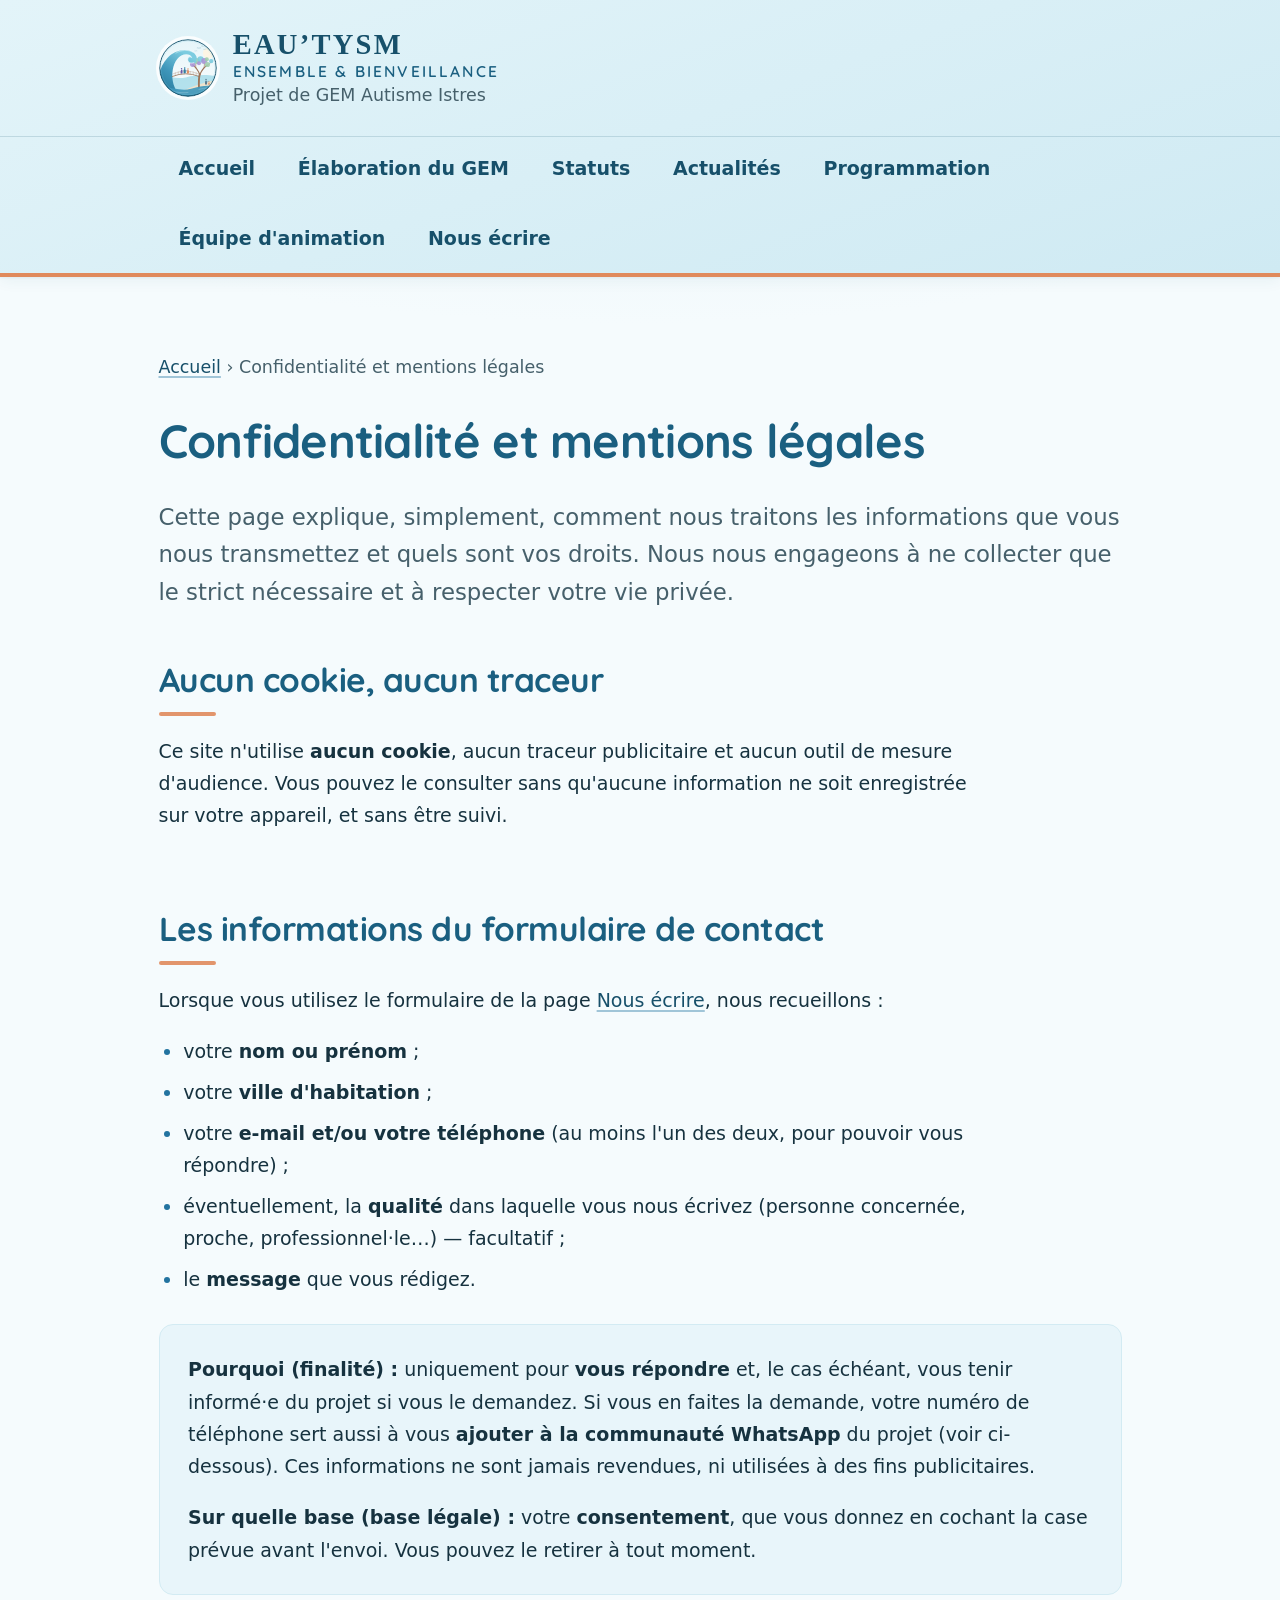
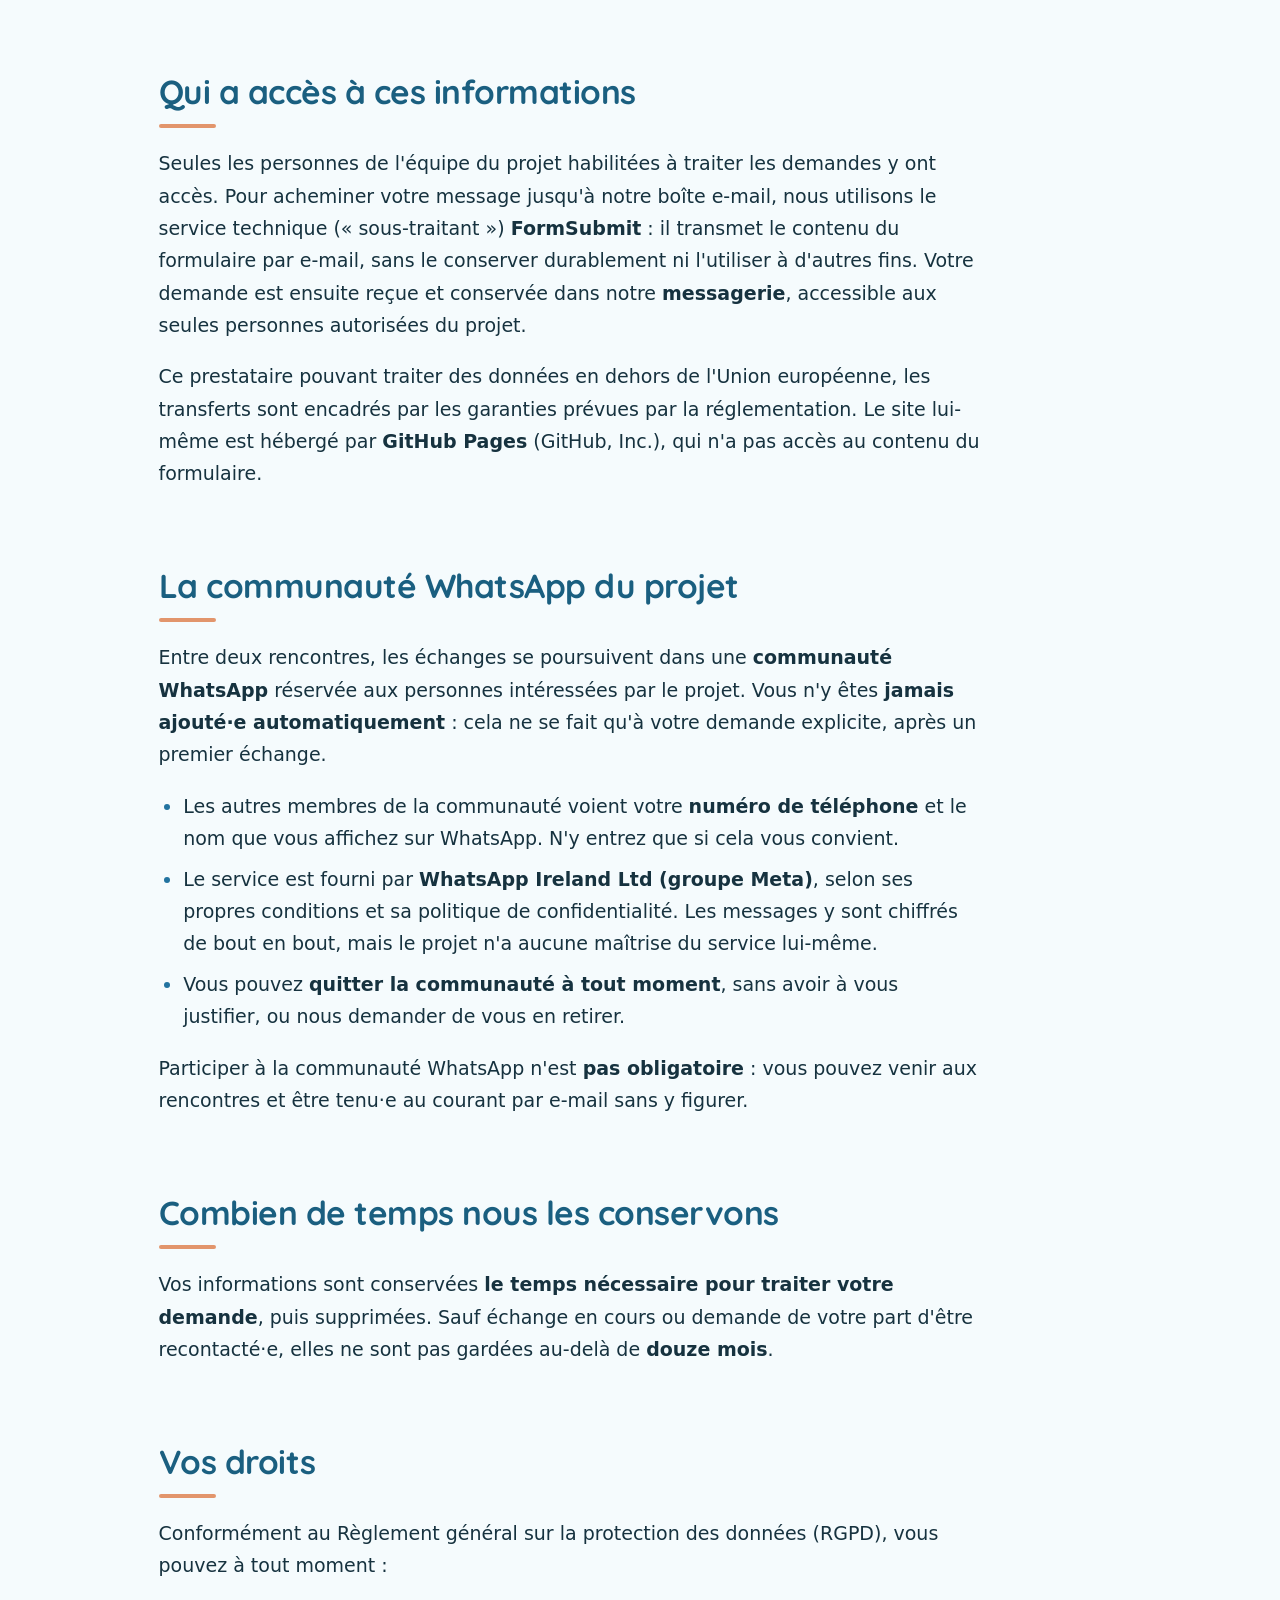
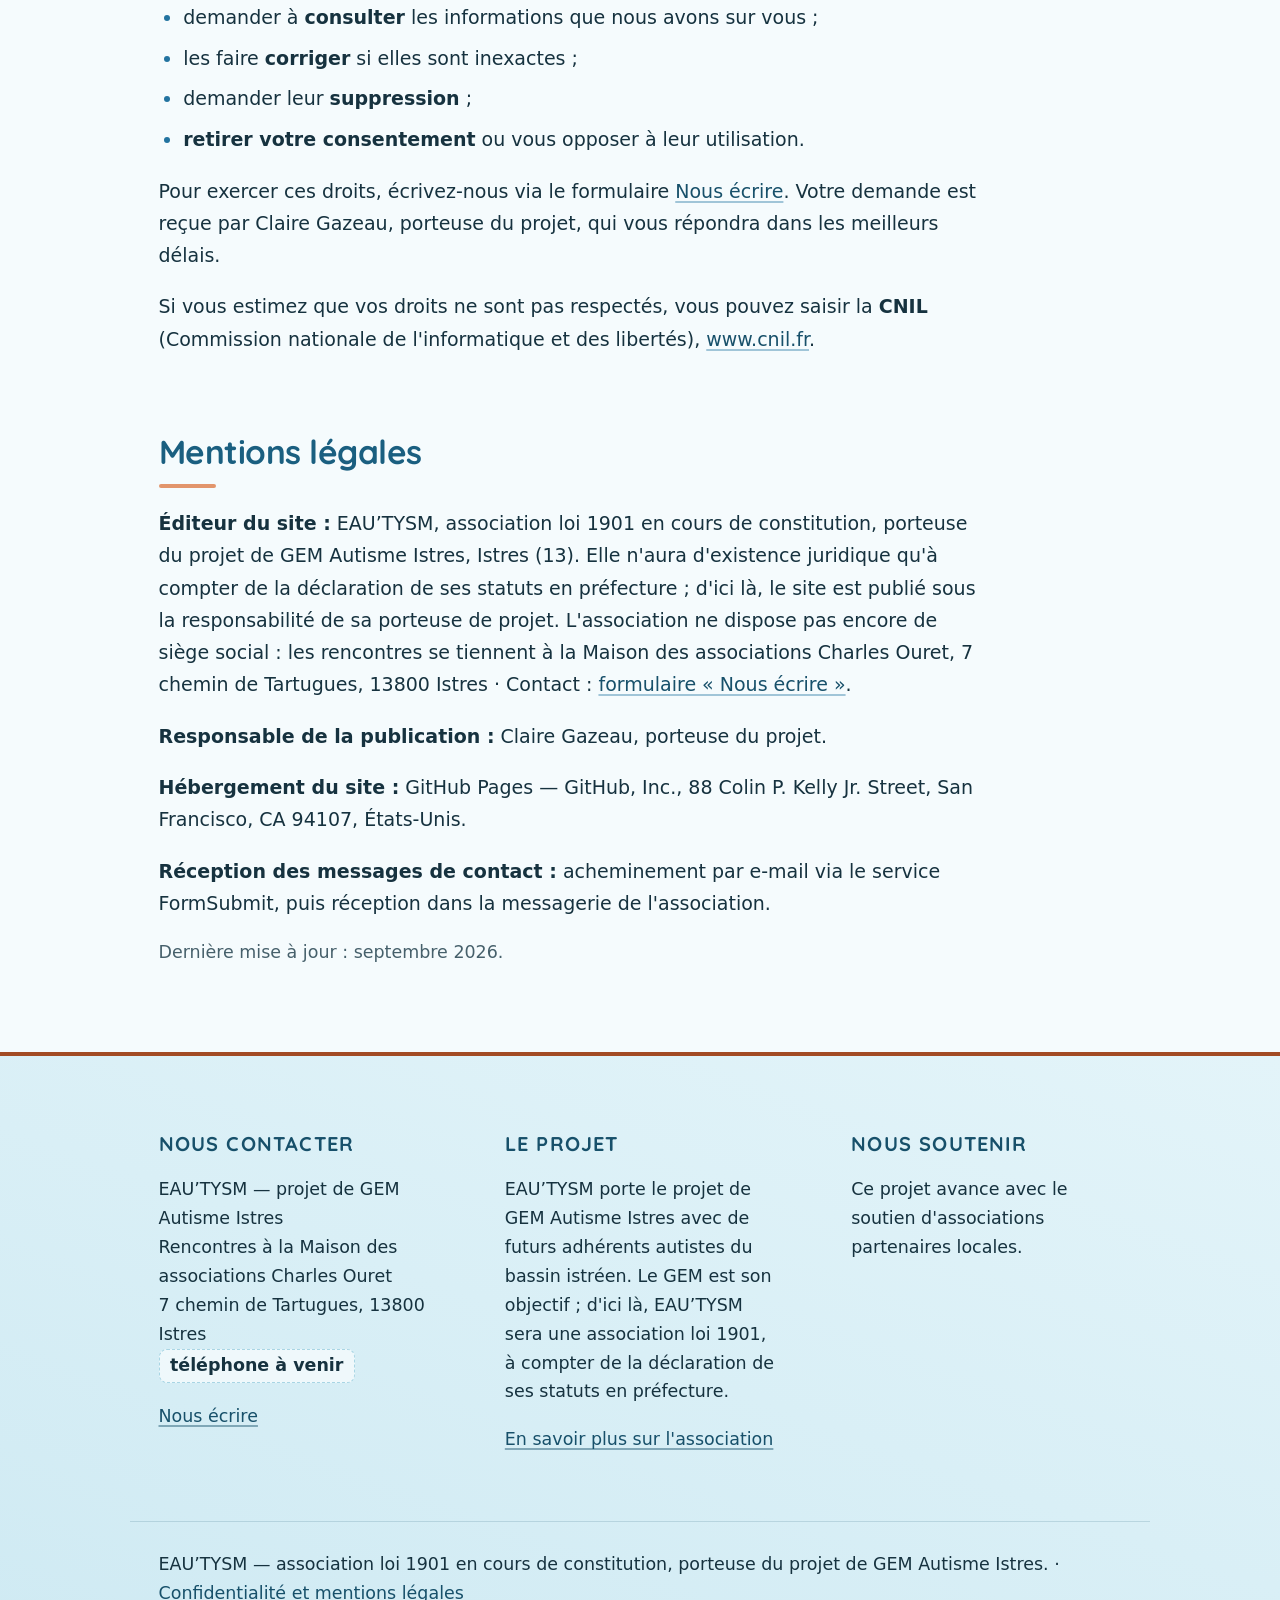
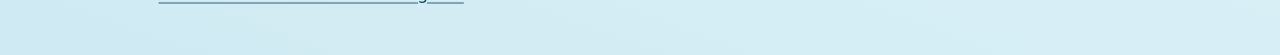
<file: confidentialite.html>
<!DOCTYPE html>
<html lang="fr">
<head>
  <meta charset="UTF-8">
  <meta name="viewport" content="width=device-width, initial-scale=1.0">
  <title>Confidentialité et mentions légales — EAU’TYSM · projet de GEM Autisme Istres</title>
  <meta name="description" content="Politique de confidentialité et mentions légales du site d’EAU’TYSM (projet de GEM Autisme Istres) : quelles données sont collectées par le formulaire de contact, pourquoi, combien de temps, et quels sont vos droits.">
  <link rel="icon" href="assets/img/favicon.svg" type="image/svg+xml">
  <meta name="theme-color" content="#e3f4f9">
  <link rel="stylesheet" href="css/style.css">
</head>
<body>
  <a class="lien-evitement" href="#contenu-principal">Aller au contenu principal</a>

  <header class="entete">
    <div class="conteneur entete-barre">
      <a class="entete-identite" href="index.html">
        <img class="entete-logo" src="assets/img/logo-eautysm-ensemble.svg" alt="" width="58" height="58">
        <span>
          <span class="entete-nom">EAU’TYSM</span>
          <span class="entete-descriptif">Ensemble &amp; bienveillance</span>
          <span class="entete-soustitre">Projet de GEM Autisme Istres</span>
        </span>
      </a>
      <button class="bouton-menu" type="button" aria-expanded="false" aria-controls="menu-principal">
        <span aria-hidden="true">☰</span> Menu
      </button>
    </div>
    <nav class="navigation" aria-label="Navigation principale">
      <div class="conteneur">
        <ul class="navigation-liste" id="menu-principal">
          <li><a href="index.html">Accueil</a></li>
          <li><a href="premiere-rencontre.html">Élaboration du GEM</a></li>
          <li><a href="statuts.html">Statuts</a></li>
          <li><a href="actualites.html">Actualités</a></li>
          <li><a href="programmation.html">Programmation</a></li>
          <li><a href="equipe.html">Équipe d'animation</a></li>
          <li><a href="contact.html">Nous écrire</a></li>
        </ul>
      </div>
    </nav>
  </header>

  <main id="contenu-principal">
    <div class="conteneur">

      <p class="fil-ariane"><a href="index.html">Accueil</a> › Confidentialité et mentions légales</p>

      <h1>Confidentialité et mentions légales</h1>
      <p class="intro">
        Cette page explique, simplement, comment nous traitons les informations que vous nous transmettez
        et quels sont vos droits. Nous nous engageons à ne collecter que le strict nécessaire et à respecter
        votre vie privée.
      </p>

      <section aria-labelledby="cookies">
        <h2 id="cookies">Aucun cookie, aucun traceur</h2>
        <p>
          Ce site n'utilise <strong>aucun cookie</strong>, aucun traceur publicitaire et aucun outil de mesure
          d'audience. Vous pouvez le consulter sans qu'aucune information ne soit enregistrée sur votre appareil,
          et sans être suivi.
        </p>
      </section>

      <section aria-labelledby="donnees-formulaire">
        <h2 id="donnees-formulaire">Les informations du formulaire de contact</h2>
        <p>Lorsque vous utilisez le formulaire de la page <a href="contact.html">Nous écrire</a>, nous recueillons :</p>
        <ul>
          <li>votre <strong>nom ou prénom</strong> ;</li>
          <li>votre <strong>ville d'habitation</strong> ;</li>
          <li>votre <strong>e-mail et/ou votre téléphone</strong> (au moins l'un des deux, pour pouvoir vous répondre) ;</li>
          <li>éventuellement, la <strong>qualité</strong> dans laquelle vous nous écrivez (personne concernée, proche, professionnel·le…) — facultatif ;</li>
          <li>le <strong>message</strong> que vous rédigez.</li>
        </ul>

        <div class="encadre">
          <p><strong>Pourquoi (finalité) :</strong> uniquement pour <strong>vous répondre</strong> et, le cas
          échéant, vous tenir informé·e du projet si vous le demandez. Si vous en faites la demande, votre
          numéro de téléphone sert aussi à vous <strong>ajouter à la communauté WhatsApp</strong> du projet
          (voir ci-dessous). Ces informations ne sont jamais revendues, ni utilisées à des fins
          publicitaires.</p>
          <p><strong>Sur quelle base (base légale) :</strong> votre <strong>consentement</strong>, que vous
          donnez en cochant la case prévue avant l'envoi. Vous pouvez le retirer à tout moment.</p>
        </div>
      </section>

      <section aria-labelledby="destinataires">
        <h2 id="destinataires">Qui a accès à ces informations</h2>
        <p>
          Seules les personnes de l'équipe du projet habilitées à traiter les demandes y ont accès. Pour acheminer
          votre message jusqu'à notre boîte e-mail, nous utilisons le service technique
          (« sous-traitant ») <strong>FormSubmit</strong> : il transmet le contenu du formulaire par e-mail,
          sans le conserver durablement ni l'utiliser à d'autres fins. Votre demande est ensuite reçue et
          conservée dans notre <strong>messagerie</strong>, accessible aux seules personnes autorisées du projet.
        </p>
        <p>
          Ce prestataire pouvant traiter des données en dehors de l'Union européenne, les transferts sont
          encadrés par les garanties prévues par la réglementation. Le site lui-même est hébergé par
          <strong>GitHub Pages</strong> (GitHub, Inc.), qui n'a pas accès au contenu du formulaire.
        </p>
      </section>

      <section aria-labelledby="whatsapp">
        <h2 id="whatsapp">La communauté WhatsApp du projet</h2>
        <p>
          Entre deux rencontres, les échanges se poursuivent dans une <strong>communauté WhatsApp</strong>
          réservée aux personnes intéressées par le projet. Vous n'y êtes <strong>jamais ajouté·e
          automatiquement</strong> : cela ne se fait qu'à votre demande explicite, après un premier échange.
        </p>
        <ul>
          <li>Les autres membres de la communauté voient votre <strong>numéro de téléphone</strong> et le nom
          que vous affichez sur WhatsApp. N'y entrez que si cela vous convient.</li>
          <li>Le service est fourni par <strong>WhatsApp Ireland Ltd (groupe Meta)</strong>, selon ses propres
          conditions et sa politique de confidentialité. Les messages y sont chiffrés de bout en bout, mais
          le projet n'a aucune maîtrise du service lui-même.</li>
          <li>Vous pouvez <strong>quitter la communauté à tout moment</strong>, sans avoir à vous justifier, ou
          nous demander de vous en retirer.</li>
        </ul>
        <p>
          Participer à la communauté WhatsApp n'est <strong>pas obligatoire</strong> : vous pouvez venir aux
          rencontres et être tenu·e au courant par e-mail sans y figurer.
        </p>
      </section>

      <section aria-labelledby="conservation">
        <h2 id="conservation">Combien de temps nous les conservons</h2>
        <p>
          Vos informations sont conservées <strong>le temps nécessaire pour traiter votre demande</strong>,
          puis supprimées. Sauf échange en cours ou demande de votre part d'être recontacté·e, elles ne sont
          pas gardées au-delà de <strong>douze mois</strong>.
        </p>
      </section>

      <section aria-labelledby="vos-droits">
        <h2 id="vos-droits">Vos droits</h2>
        <p>Conformément au Règlement général sur la protection des données (RGPD), vous pouvez à tout moment :</p>
        <ul>
          <li>demander à <strong>consulter</strong> les informations que nous avons sur vous ;</li>
          <li>les faire <strong>corriger</strong> si elles sont inexactes ;</li>
          <li>demander leur <strong>suppression</strong> ;</li>
          <li><strong>retirer votre consentement</strong> ou vous opposer à leur utilisation.</li>
        </ul>
        <p>
          Pour exercer ces droits, écrivez-nous via le formulaire <a href="contact.html">Nous écrire</a>.
          Votre demande est reçue par Claire Gazeau, porteuse du projet, qui vous répondra dans les meilleurs
          délais.
        </p>
        <p>
          Si vous estimez que vos droits ne sont pas respectés, vous pouvez saisir la
          <strong>CNIL</strong> (Commission nationale de l'informatique et des libertés),
          <a href="https://www.cnil.fr" rel="noopener">www.cnil.fr</a>.
        </p>
      </section>

      <section aria-labelledby="mentions-legales">
        <h2 id="mentions-legales">Mentions légales</h2>
        <p>
          <strong>Éditeur du site :</strong> EAU’TYSM, association loi 1901 en cours de constitution, porteuse du
          projet de GEM Autisme Istres, Istres (13). Elle n'aura d'existence juridique qu'à compter de la
          déclaration de ses statuts en préfecture ; d'ici là, le site est publié sous la responsabilité de sa
          porteuse de projet. L'association ne dispose pas encore de siège social : les rencontres se tiennent à la
          Maison des associations Charles Ouret, 7 chemin de Tartugues, 13800 Istres ·
          Contact : <a href="contact.html">formulaire « Nous écrire »</a>.
        </p>
        <p>
          <strong>Responsable de la publication :</strong> Claire Gazeau, porteuse du projet.
        </p>
        <p>
          <strong>Hébergement du site :</strong> GitHub Pages — GitHub, Inc., 88 Colin P. Kelly Jr. Street,
          San Francisco, CA 94107, États-Unis.
        </p>
        <p>
          <strong>Réception des messages de contact :</strong> acheminement par e-mail via le service
          FormSubmit, puis réception dans la messagerie de l'association.
        </p>
      </section>

      <p class="champ-aide">Dernière mise à jour : septembre 2026.</p>

    </div>
  </main>

  <footer class="pied">
    <div class="conteneur pied-grille">
      <div>
        <h2>Nous contacter</h2>
        <p>EAU’TYSM — projet de GEM Autisme Istres<br>
        Rencontres à la Maison des associations Charles Ouret<br>
        7 chemin de Tartugues, 13800 Istres<br>
        <span class="a-completer">téléphone à venir</span></p>
        <p><a href="contact.html">Nous écrire</a></p>
      </div>
      <div>
        <h2>Le projet</h2>
        <p>EAU’TYSM porte le projet de GEM Autisme Istres avec de futurs adhérents autistes du bassin istréen. Le GEM est son objectif ; d'ici là, EAU’TYSM sera une association loi 1901, à compter de la déclaration de ses statuts en préfecture.</p>
        <p><a href="statuts.html">En savoir plus sur l'association</a></p>
      </div>
      <div>
        <h2>Nous soutenir</h2>
        <p>Ce projet avance avec le soutien d'associations partenaires locales.</p>
      </div>
    </div>
    <div class="conteneur pied-mentions">
      <p>EAU’TYSM — association loi 1901 en cours de constitution, porteuse du projet de GEM Autisme Istres. · <a href="confidentialite.html">Confidentialité et mentions légales</a></p>
    </div>
  </footer>

  <script src="js/main.js"></script>
  <script src="js/animations.js"></script>
</body>
</html>
</file>
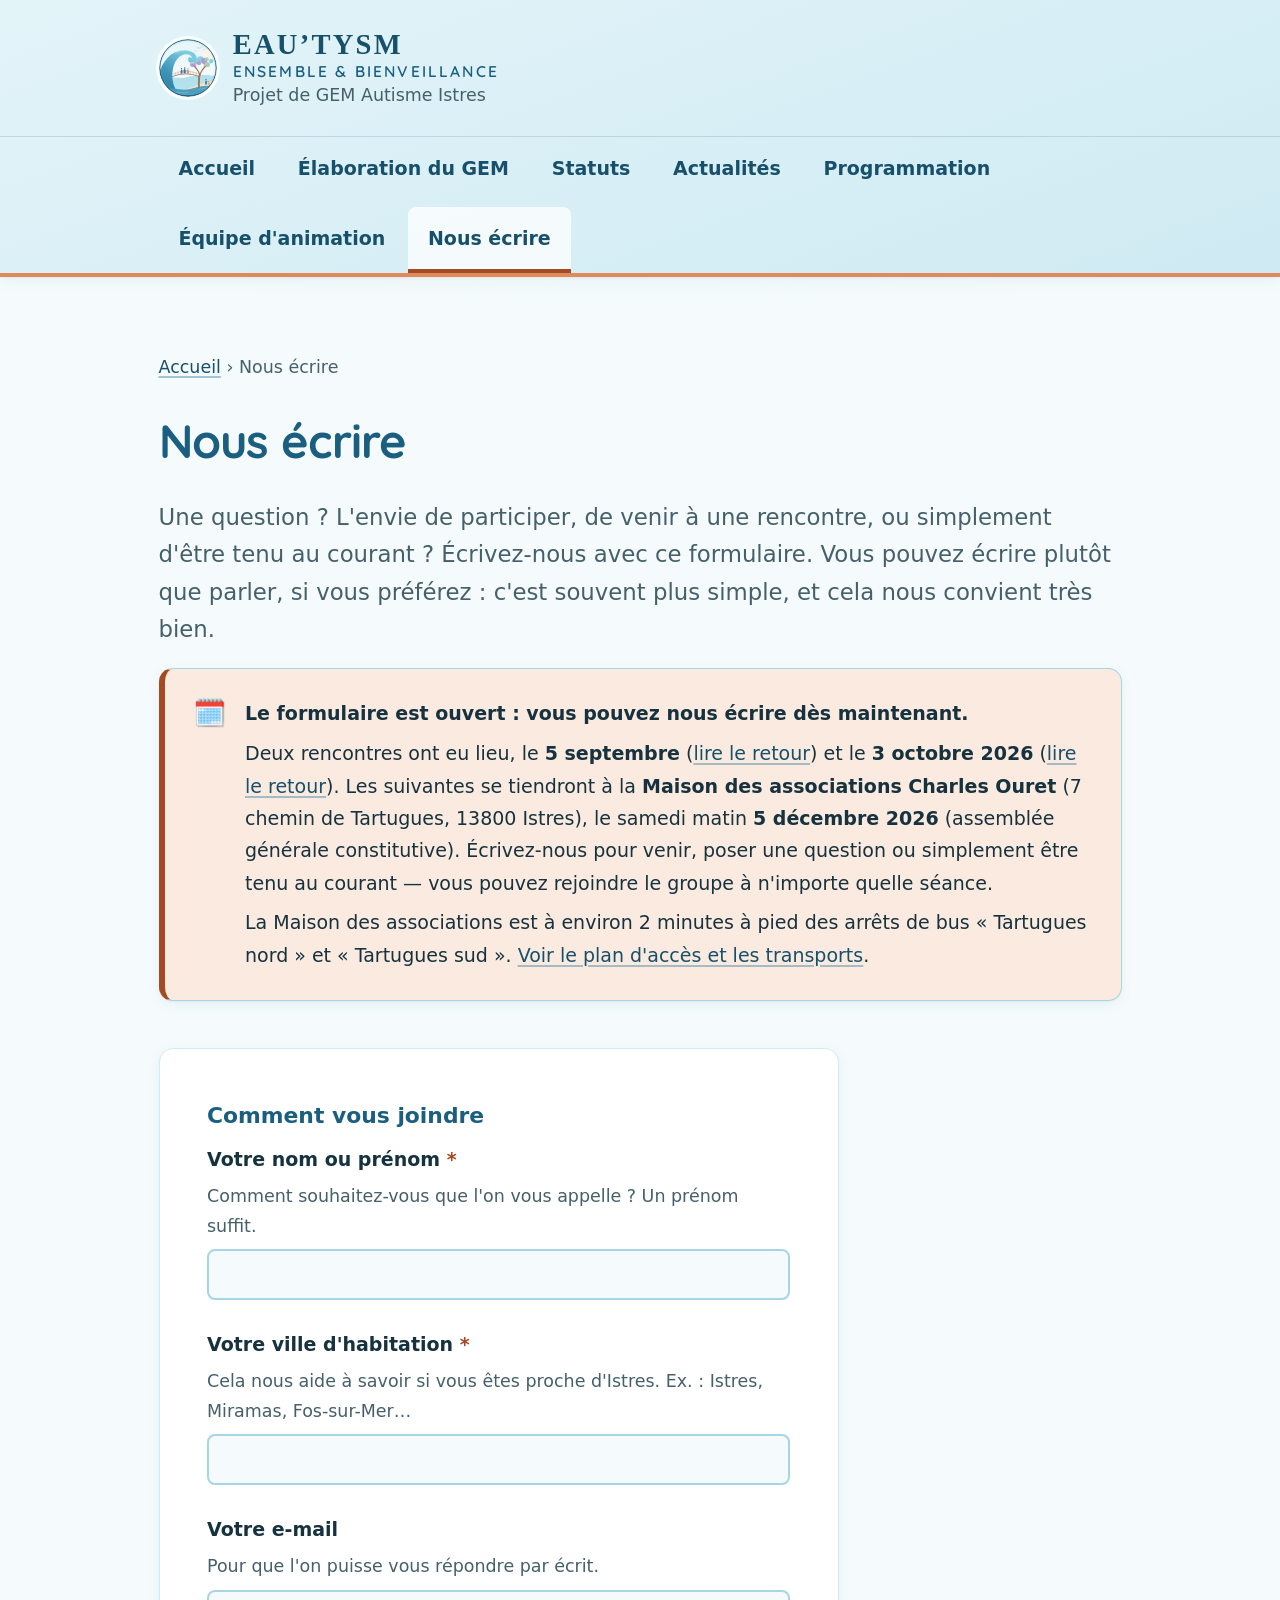
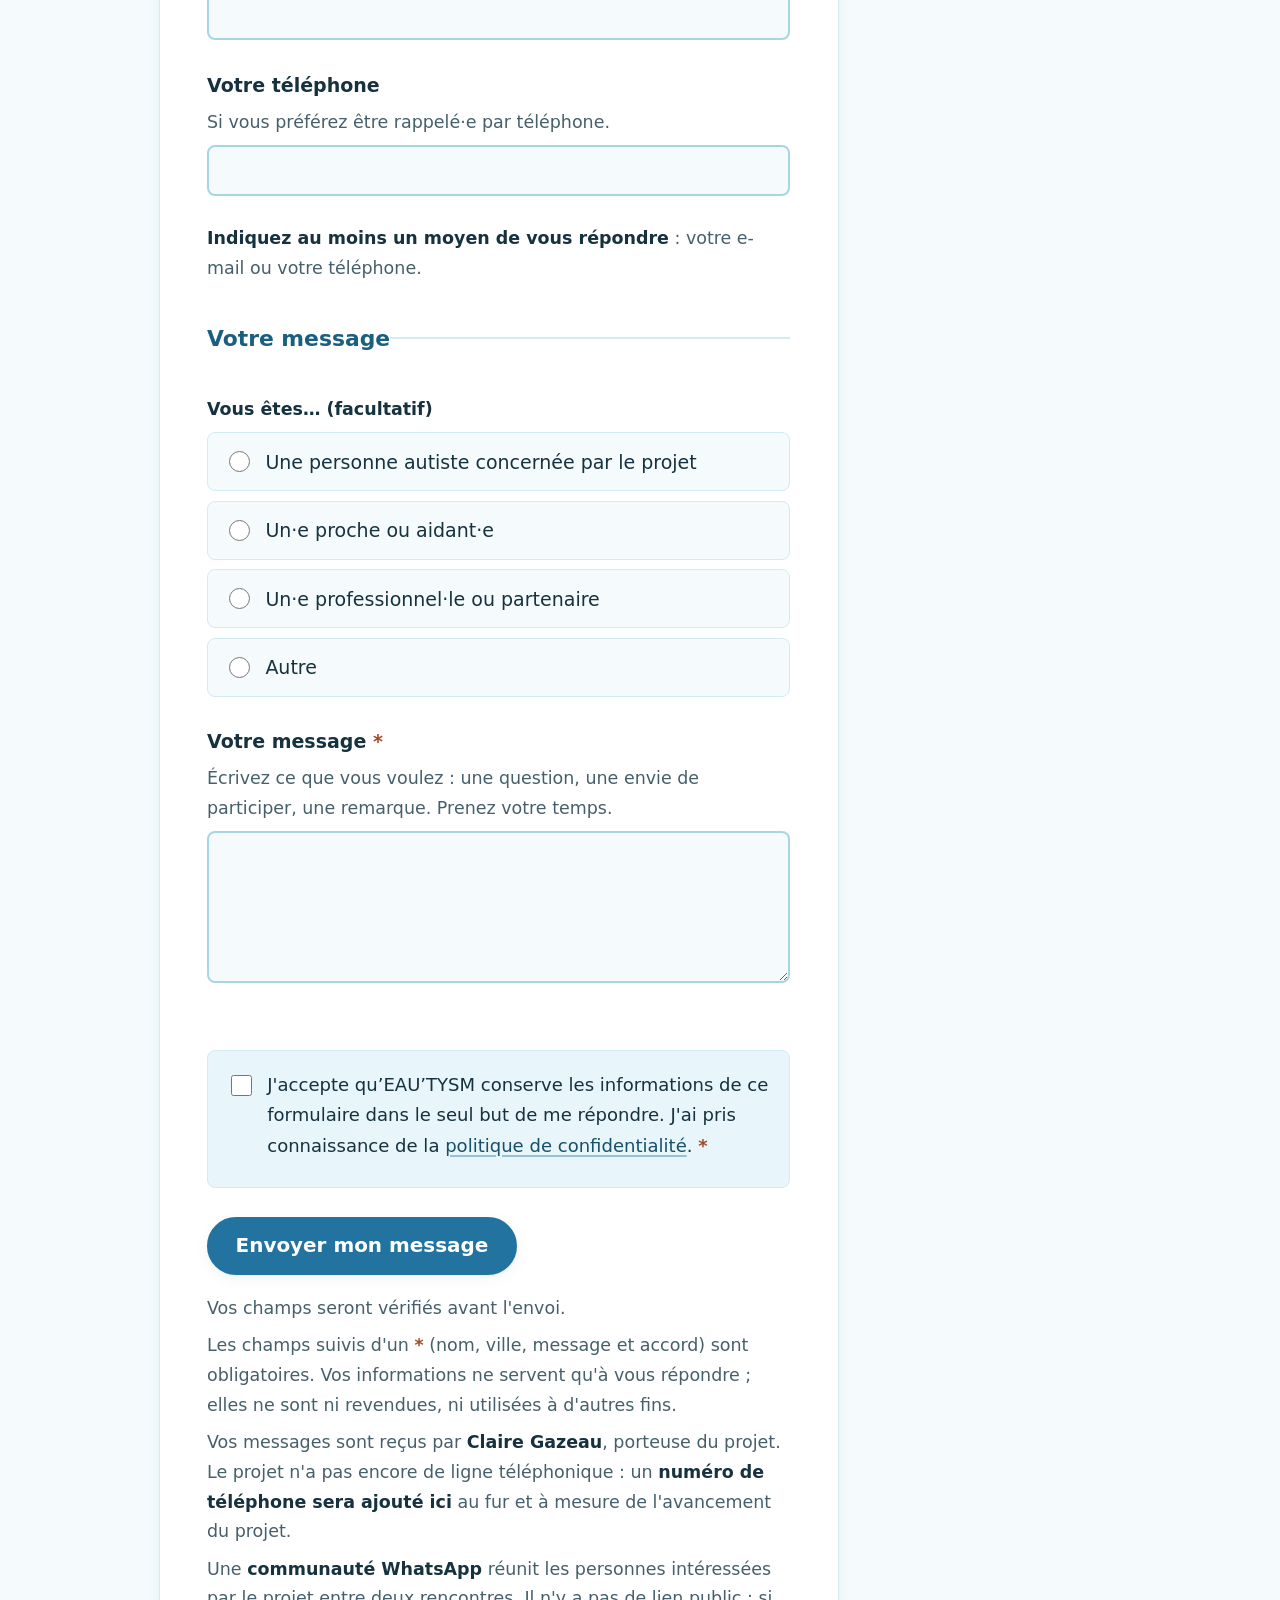
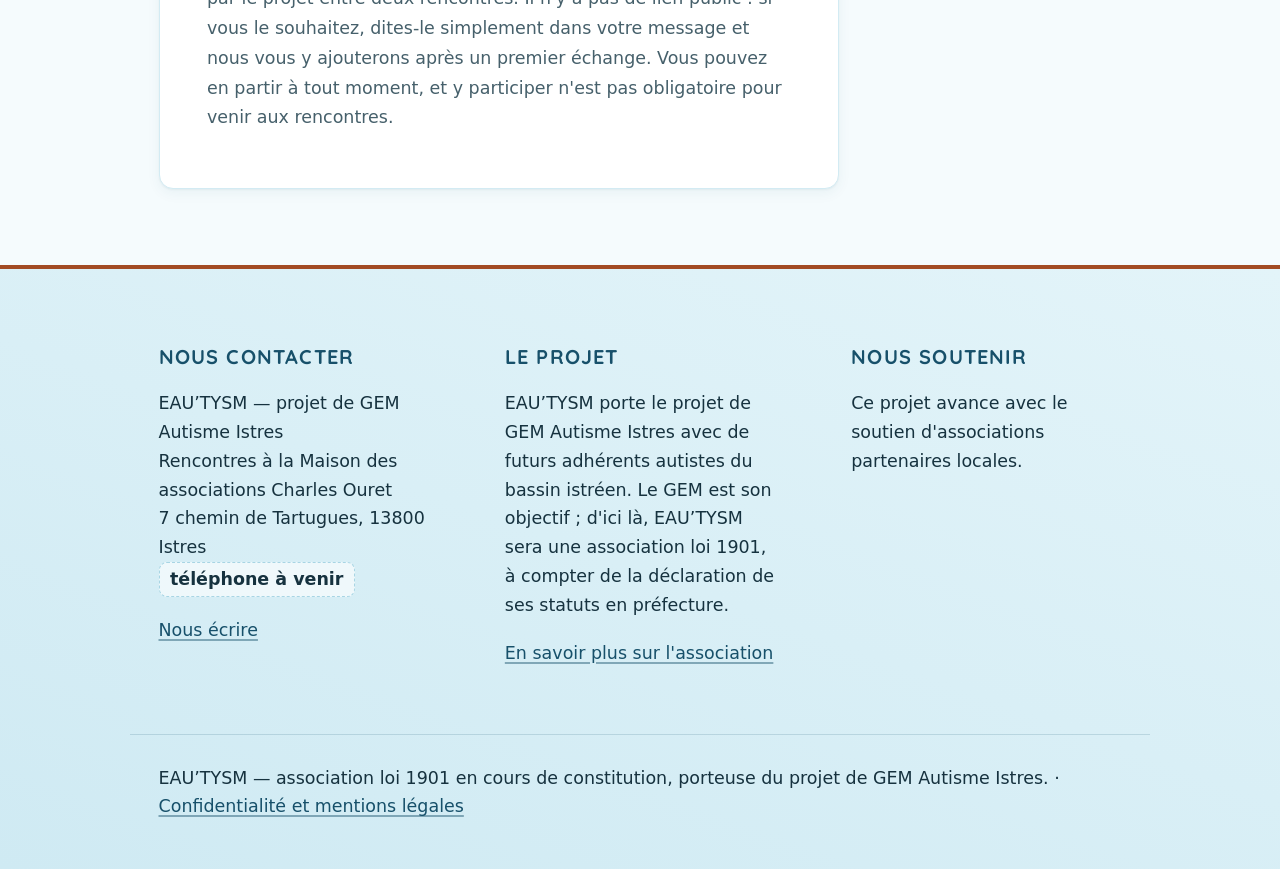
<file: contact.html>
<!DOCTYPE html>
<html lang="fr">
<head>
  <meta charset="UTF-8">
  <meta name="viewport" content="width=device-width, initial-scale=1.0">
  <title>Nous écrire — EAU’TYSM · projet de GEM Autisme Istres</title>
  <meta name="description" content="Écrivez à EAU’TYSM (projet de GEM Autisme Istres) : posez une question, dites que le projet vous intéresse ou demandez à être tenu au courant. Formulaire de contact simple et accessible.">
  <link rel="icon" href="assets/img/favicon.svg" type="image/svg+xml">
  <meta name="theme-color" content="#e3f4f9">
  <link rel="stylesheet" href="css/style.css">
</head>
<body>
  <a class="lien-evitement" href="#contenu-principal">Aller au contenu principal</a>

  <header class="entete">
    <div class="conteneur entete-barre">
      <a class="entete-identite" href="index.html">
        <img class="entete-logo" src="assets/img/logo-eautysm-ensemble.svg" alt="" width="58" height="58">
        <span>
          <span class="entete-nom">EAU’TYSM</span>
          <span class="entete-descriptif">Ensemble &amp; bienveillance</span>
          <span class="entete-soustitre">Projet de GEM Autisme Istres</span>
        </span>
      </a>
      <button class="bouton-menu" type="button" aria-expanded="false" aria-controls="menu-principal">
        <span aria-hidden="true">☰</span> Menu
      </button>
    </div>
    <nav class="navigation" aria-label="Navigation principale">
      <div class="conteneur">
        <ul class="navigation-liste" id="menu-principal">
          <li><a href="index.html">Accueil</a></li>
          <li><a href="premiere-rencontre.html">Élaboration du GEM</a></li>
          <li><a href="statuts.html">Statuts</a></li>
          <li><a href="actualites.html">Actualités</a></li>
          <li><a href="programmation.html">Programmation</a></li>
          <li><a href="equipe.html">Équipe d'animation</a></li>
          <li><a href="contact.html" aria-current="page">Nous écrire</a></li>
        </ul>
      </div>
    </nav>
  </header>

  <main id="contenu-principal">
    <div class="conteneur">

      <p class="fil-ariane"><a href="index.html">Accueil</a> › Nous écrire</p>

      <h1>Nous écrire</h1>
      <p class="intro">
        Une question ? L'envie de participer, de venir à une rencontre, ou simplement d'être tenu au
        courant ? Écrivez-nous avec ce formulaire. Vous pouvez écrire plutôt que parler, si vous préférez :
        c'est souvent plus simple, et cela nous convient très bien.
      </p>

      <div class="bandeau-info" role="note">
        <span class="bandeau-info-icone" aria-hidden="true">🗓️</span>
        <div>
          <p><strong>Le formulaire est ouvert : vous pouvez nous écrire dès maintenant.</strong></p>
          <p>
            Deux rencontres ont eu lieu, le <strong>5 septembre</strong>
            (<a href="actualites.html#rencontre-2026-09-05">lire le retour</a>) et le <strong>3 octobre 2026</strong>
            (<a href="actualites.html#rencontre-2026-10-03">lire le retour</a>). Les suivantes se tiendront à
            la <strong>Maison des associations Charles Ouret</strong> (7 chemin de Tartugues, 13800 Istres),
            le samedi matin <strong>5 décembre 2026</strong> (assemblée générale constitutive). Écrivez-nous pour venir, poser une question ou simplement être
            tenu au courant — vous pouvez rejoindre le groupe à n'importe quelle séance.
          </p>
          <p>
            La Maison des associations est à environ 2 minutes à pied des arrêts de bus
            « Tartugues nord » et « Tartugues sud ».
            <a href="premiere-rencontre.html#plan-acces">Voir le plan d'accès et les transports</a>.
          </p>
        </div>
      </div>

      <!-- Zones de retour après envoi (annoncées aux lecteurs d'écran) -->
      <div id="message-succes" class="message-retour message-succes" role="status" aria-live="polite" hidden>
        <p><strong>Merci, votre message a bien été envoyé.</strong> Nous vous répondrons dès que possible sur les coordonnées que vous avez indiquées.</p>
      </div>
      <div id="message-erreur" class="message-retour message-erreur" role="alert" aria-live="assertive" hidden>
        <p><strong>Votre message n'a pas pu être envoyé.</strong> Vérifiez votre connexion et réessayez dans un instant.</p>
      </div>

      <form class="formulaire-contact" id="formulaire-contact" novalidate>

        <fieldset>
          <legend>Comment vous joindre</legend>

          <div class="champ">
            <label for="nom">Votre nom ou prénom <span class="obligatoire" aria-hidden="true">*</span></label>
            <span class="champ-aide" id="aide-nom">Comment souhaitez-vous que l'on vous appelle ? Un prénom suffit.</span>
            <input type="text" id="nom" name="nom" autocomplete="name" required aria-required="true" aria-describedby="aide-nom">
          </div>

          <div class="champ">
            <label for="ville">Votre ville d'habitation <span class="obligatoire" aria-hidden="true">*</span></label>
            <span class="champ-aide" id="aide-ville">Cela nous aide à savoir si vous êtes proche d'Istres. Ex. : Istres, Miramas, Fos-sur-Mer…</span>
            <input type="text" id="ville" name="ville" autocomplete="address-level2" required aria-required="true" aria-describedby="aide-ville">
          </div>

          <div class="champ">
            <label for="email">Votre e-mail</label>
            <span class="champ-aide" id="aide-email">Pour que l'on puisse vous répondre par écrit.</span>
            <input type="email" id="email" name="email" autocomplete="email" aria-describedby="aide-email">
          </div>

          <div class="champ">
            <label for="telephone">Votre téléphone</label>
            <span class="champ-aide" id="aide-telephone">Si vous préférez être rappelé·e par téléphone.</span>
            <input type="tel" id="telephone" name="telephone" autocomplete="tel" aria-describedby="aide-telephone">
          </div>

          <p class="champ-aide" id="aide-coordonnees">
            <strong>Indiquez au moins un moyen de vous répondre</strong> : votre e-mail ou votre téléphone.
          </p>
        </fieldset>

        <fieldset>
          <legend>Votre message</legend>

          <div class="champ">
            <span class="champ-aide" id="aide-profil" style="font-weight:600;color:var(--couleur-texte);">Vous êtes… (facultatif)</span>
            <div class="groupe-choix" role="group" aria-describedby="aide-profil">
              <label class="choix"><input type="radio" name="profil" value="Personne concernée"> <span>Une personne autiste concernée par le projet</span></label>
              <label class="choix"><input type="radio" name="profil" value="Proche ou aidant"> <span>Un·e proche ou aidant·e</span></label>
              <label class="choix"><input type="radio" name="profil" value="Professionnel"> <span>Un·e professionnel·le ou partenaire</span></label>
              <label class="choix"><input type="radio" name="profil" value="Autre"> <span>Autre</span></label>
            </div>
          </div>

          <div class="champ">
            <label for="message">Votre message <span class="obligatoire" aria-hidden="true">*</span></label>
            <span class="champ-aide" id="aide-message">Écrivez ce que vous voulez : une question, une envie de participer, une remarque. Prenez votre temps.</span>
            <textarea id="message" name="message" required aria-required="true" aria-describedby="aide-message"></textarea>
          </div>
        </fieldset>

        <!-- Champ appât anti-spam : laissé vide par les humains, rempli par les robots -->
        <div class="champ-appat" aria-hidden="true">
          <label for="site-web">Ne rien écrire ici</label>
          <input type="text" id="site-web" name="site-web" tabindex="-1" autocomplete="off">
        </div>

        <div class="champ champ-consentement">
          <input type="checkbox" id="consentement" name="consentement" required aria-required="true">
          <label for="consentement">
            J'accepte qu’EAU’TYSM conserve les informations de ce formulaire dans le seul but de
            me répondre. J'ai pris connaissance de la <a href="confidentialite.html">politique de
            confidentialité</a>. <span class="obligatoire" aria-hidden="true">*</span>
          </label>
        </div>

        <p><button class="bouton" type="submit" disabled aria-describedby="etat-formulaire">Envoyer mon message</button></p>
        <p class="champ-aide" id="etat-formulaire">Vos champs seront vérifiés avant l'envoi.</p>

        <p class="champ-aide">
          Les champs suivis d'un <span class="obligatoire" aria-hidden="true">*</span> (nom, ville, message et
          accord) sont obligatoires. Vos informations ne servent qu'à vous répondre ; elles ne sont ni
          revendues, ni utilisées à d'autres fins.
        </p>
        <p class="champ-aide">
          Vos messages sont reçus par <strong>Claire Gazeau</strong>, porteuse du projet. Le projet n'a pas
          encore de ligne téléphonique : un <strong>numéro de téléphone sera ajouté ici</strong> au fur et à
          mesure de l'avancement du projet.
        </p>
        <p class="champ-aide">
          Une <strong>communauté WhatsApp</strong> réunit les personnes intéressées par le projet entre deux
          rencontres. Il n'y a pas de lien public : si vous le souhaitez, dites-le simplement dans votre
          message et nous vous y ajouterons après un premier échange. Vous pouvez en partir à tout moment, et
          y participer n'est pas obligatoire pour venir aux rencontres.
        </p>
      </form>

    </div>
  </main>

  <footer class="pied">
    <div class="conteneur pied-grille">
      <div>
        <h2>Nous contacter</h2>
        <p>EAU’TYSM — projet de GEM Autisme Istres<br>
        Rencontres à la Maison des associations Charles Ouret<br>
        7 chemin de Tartugues, 13800 Istres<br>
        <span class="a-completer">téléphone à venir</span></p>
        <p><a href="contact.html">Nous écrire</a></p>
      </div>
      <div>
        <h2>Le projet</h2>
        <p>EAU’TYSM porte le projet de GEM Autisme Istres avec de futurs adhérents autistes du bassin istréen. Le GEM est son objectif ; d'ici là, EAU’TYSM sera une association loi 1901, à compter de la déclaration de ses statuts en préfecture.</p>
        <p><a href="statuts.html">En savoir plus sur l'association</a></p>
      </div>
      <div>
        <h2>Nous soutenir</h2>
        <p>Ce projet avance avec le soutien d'associations partenaires locales.</p>
      </div>
    </div>
    <div class="conteneur pied-mentions">
      <p>EAU’TYSM — association loi 1901 en cours de constitution, porteuse du projet de GEM Autisme Istres. · <a href="confidentialite.html">Confidentialité et mentions légales</a></p>
    </div>
  </footer>

  <script src="js/main.js"></script>
  <script src="js/animations.js"></script>
  <script src="js/contact.js"></script>
</body>
</html>
</file>
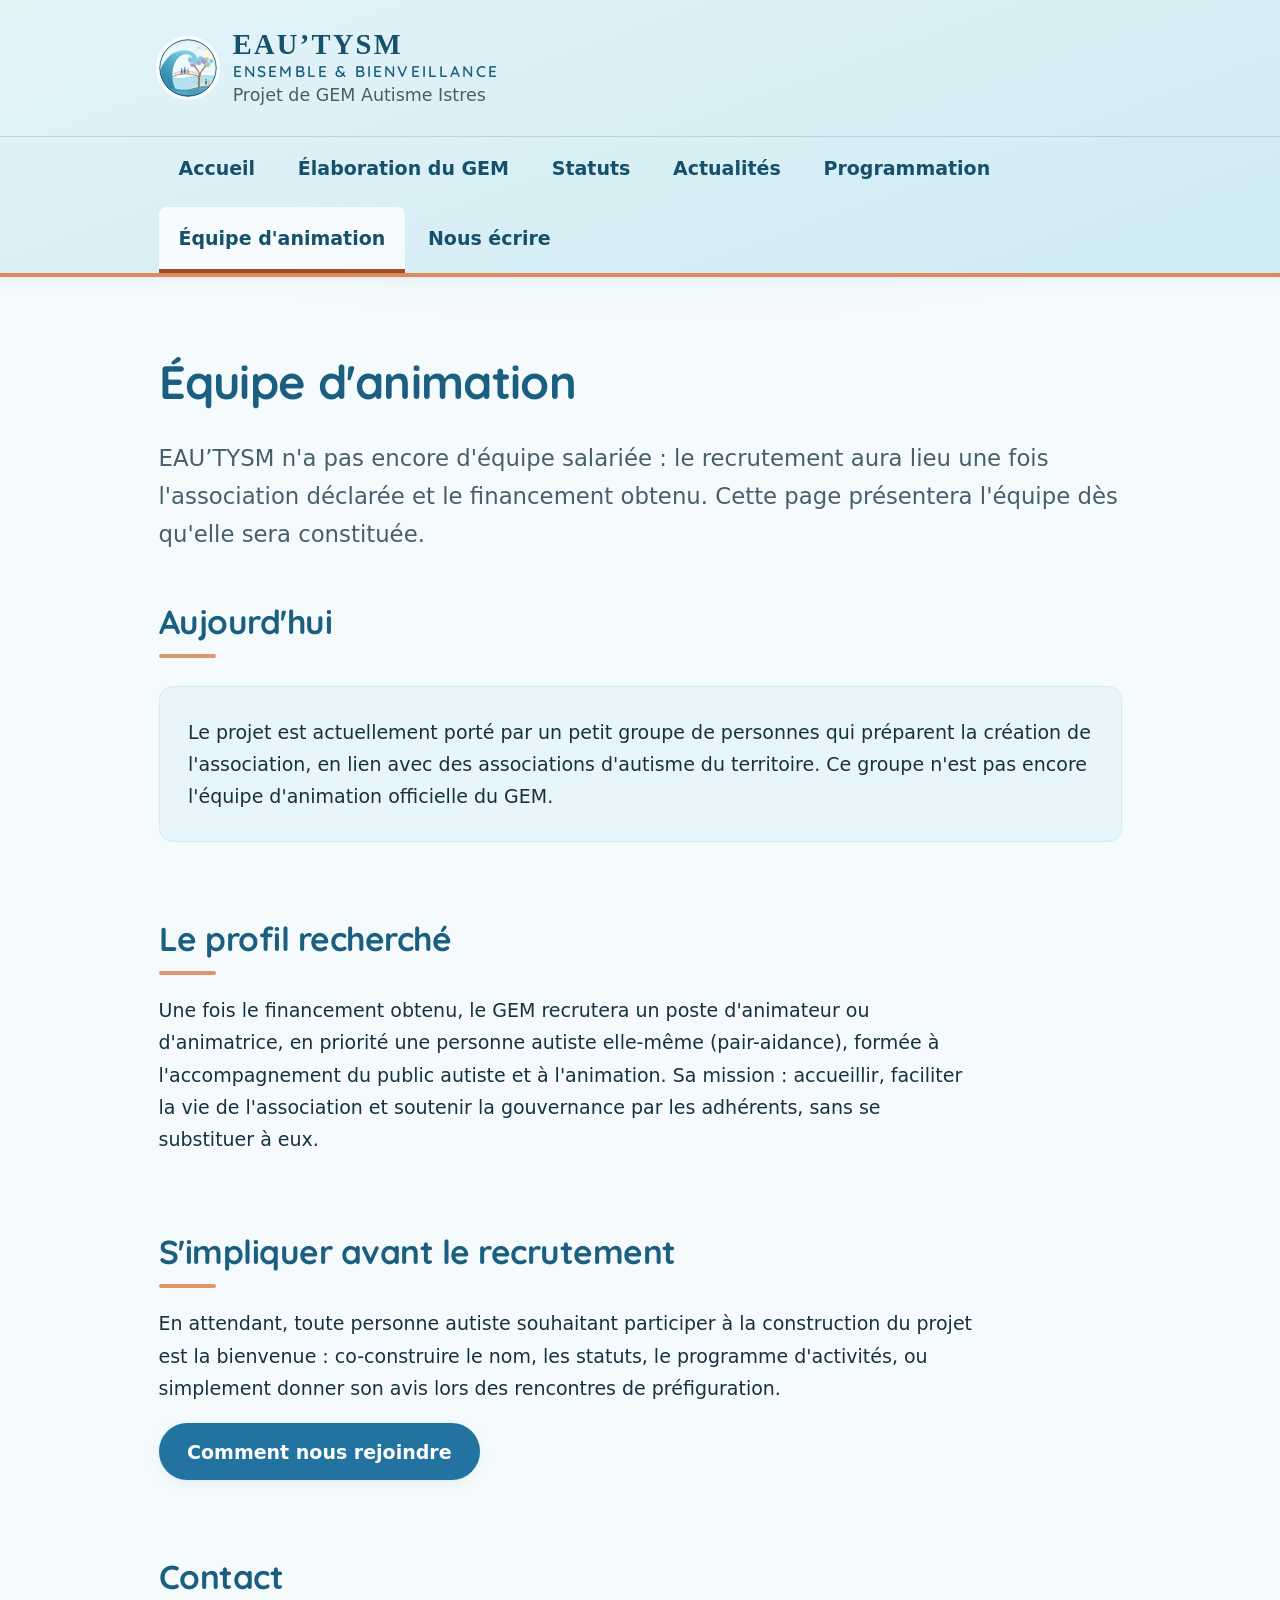
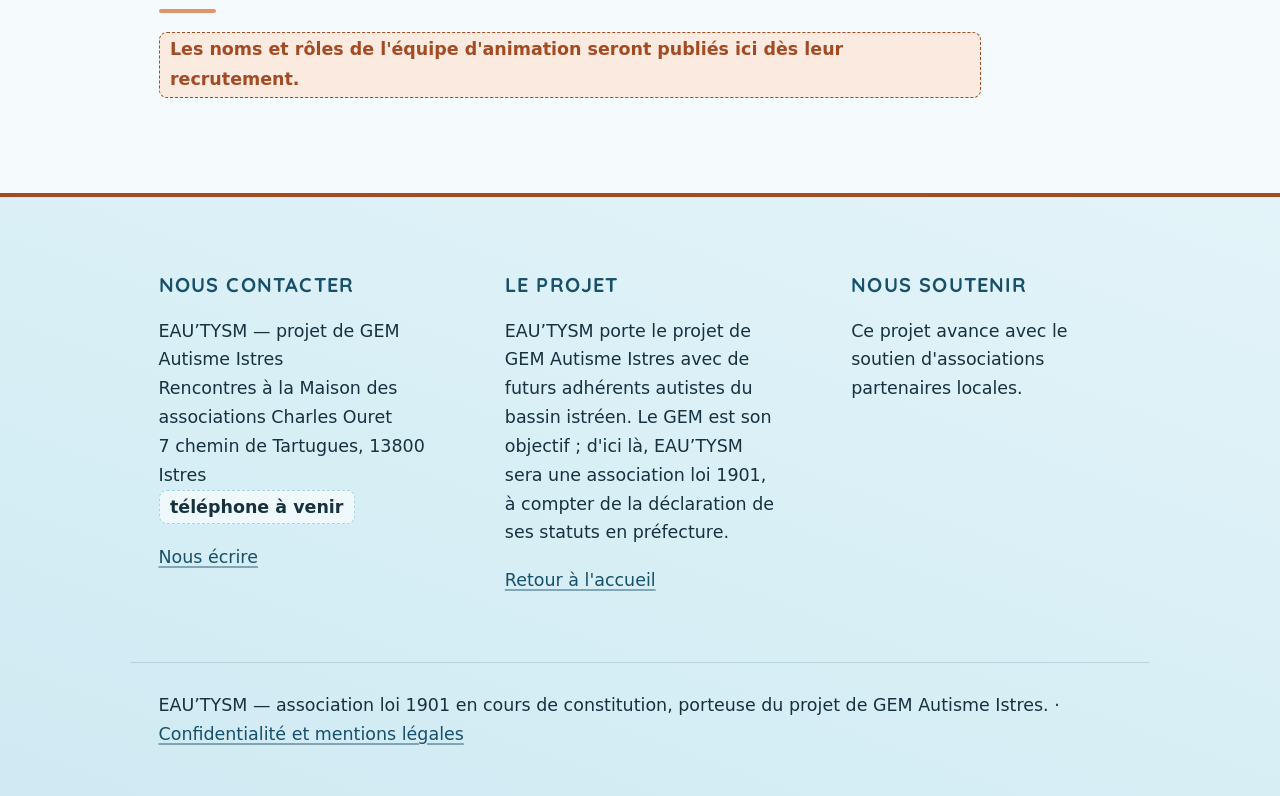
<file: equipe.html>
<!DOCTYPE html>
<html lang="fr">
<head>
  <meta charset="UTF-8">
  <meta name="viewport" content="width=device-width, initial-scale=1.0">
  <title>Équipe d'animation — EAU’TYSM · projet de GEM Autisme Istres</title>
  <meta name="description" content="L'équipe d'animation d’EAU’TYSM n'est pas encore recrutée : découvrez le profil recherché et comment vous impliquer.">
  <link rel="icon" href="assets/img/favicon.svg" type="image/svg+xml">
  <meta name="theme-color" content="#e3f4f9">
  <link rel="stylesheet" href="css/style.css">
</head>
<body>
  <a class="lien-evitement" href="#contenu-principal">Aller au contenu principal</a>

  <header class="entete">
    <div class="conteneur entete-barre">
      <a class="entete-identite" href="index.html">
        <img class="entete-logo" src="assets/img/logo-eautysm-ensemble.svg" alt="" width="58" height="58">
        <span>
          <span class="entete-nom">EAU’TYSM</span>
          <span class="entete-descriptif">Ensemble &amp; bienveillance</span>
          <span class="entete-soustitre">Projet de GEM Autisme Istres</span>
        </span>
      </a>
      <button class="bouton-menu" type="button" aria-expanded="false" aria-controls="menu-principal">
        <span aria-hidden="true">☰</span> Menu
      </button>
    </div>
    <nav class="navigation" aria-label="Navigation principale">
      <div class="conteneur">
        <ul class="navigation-liste" id="menu-principal">
          <li><a href="index.html">Accueil</a></li>
          <li><a href="premiere-rencontre.html">Élaboration du GEM</a></li>
          <li><a href="statuts.html">Statuts</a></li>
          <li><a href="actualites.html">Actualités</a></li>
          <li><a href="programmation.html">Programmation</a></li>
          <li><a href="equipe.html" aria-current="page">Équipe d'animation</a></li>
          <li><a href="contact.html">Nous écrire</a></li>
        </ul>
      </div>
    </nav>
  </header>

  <main id="contenu-principal">
    <div class="conteneur">
      <h1>Équipe d'animation</h1>
      <p class="intro">
        EAU’TYSM n'a pas encore d'équipe salariée : le recrutement aura lieu une fois
        l'association déclarée et le financement obtenu. Cette page présentera l'équipe
        dès qu'elle sera constituée.
      </p>

      <section aria-labelledby="etat-actuel">
        <h2 id="etat-actuel">Aujourd'hui</h2>
        <div class="encadre">
          <p>
            Le projet est actuellement porté par un petit groupe de personnes qui préparent la création de
            l'association, en lien avec des associations d'autisme du territoire. Ce groupe n'est pas encore
            l'équipe d'animation officielle du GEM.
          </p>
        </div>
      </section>

      <section aria-labelledby="profil-recherche">
        <h2 id="profil-recherche">Le profil recherché</h2>
        <p>
          Une fois le financement obtenu, le GEM recrutera un poste d'animateur ou d'animatrice, en priorité
          une personne autiste elle-même (pair-aidance), formée à l'accompagnement du public autiste et à
          l'animation. Sa mission : accueillir, faciliter la vie de l'association et soutenir la gouvernance
          par les adhérents, sans se substituer à eux.
        </p>
      </section>

      <section aria-labelledby="rejoindre-equipe">
        <h2 id="rejoindre-equipe">S'impliquer avant le recrutement</h2>
        <p>
          En attendant, toute personne autiste souhaitant participer à la construction du projet est la
          bienvenue : co-construire le nom, les statuts, le programme d'activités, ou simplement donner son
          avis lors des rencontres de préfiguration.
        </p>
        <p><a class="bouton" href="index.html#nous-rejoindre">Comment nous rejoindre</a></p>
      </section>

      <section aria-labelledby="contact-equipe">
        <h2 id="contact-equipe">Contact</h2>
        <p>
          <span class="a-completer">Les noms et rôles de l'équipe d'animation seront publiés ici dès leur recrutement.</span>
        </p>
      </section>

    </div>
  </main>

  <footer class="pied">
    <div class="conteneur pied-grille">
      <div>
        <h2>Nous contacter</h2>
        <p>EAU’TYSM — projet de GEM Autisme Istres<br>
        Rencontres à la Maison des associations Charles Ouret<br>
        7 chemin de Tartugues, 13800 Istres<br>
        <span class="a-completer">téléphone à venir</span></p>
        <p><a href="contact.html">Nous écrire</a></p>
      </div>
      <div>
        <h2>Le projet</h2>
        <p>EAU’TYSM porte le projet de GEM Autisme Istres avec de futurs adhérents autistes du bassin istréen. Le GEM est son objectif ; d'ici là, EAU’TYSM sera une association loi 1901, à compter de la déclaration de ses statuts en préfecture.</p>
        <p><a href="index.html">Retour à l'accueil</a></p>
      </div>
      <div>
        <h2>Nous soutenir</h2>
        <p>Ce projet avance avec le soutien d'associations partenaires locales.</p>
      </div>
    </div>
    <div class="conteneur pied-mentions">
      <p>EAU’TYSM — association loi 1901 en cours de constitution, porteuse du projet de GEM Autisme Istres. · <a href="confidentialite.html">Confidentialité et mentions légales</a></p>
    </div>
  </footer>

  <script src="js/main.js"></script>
  <script src="js/animations.js"></script>
</body>
</html>
</file>
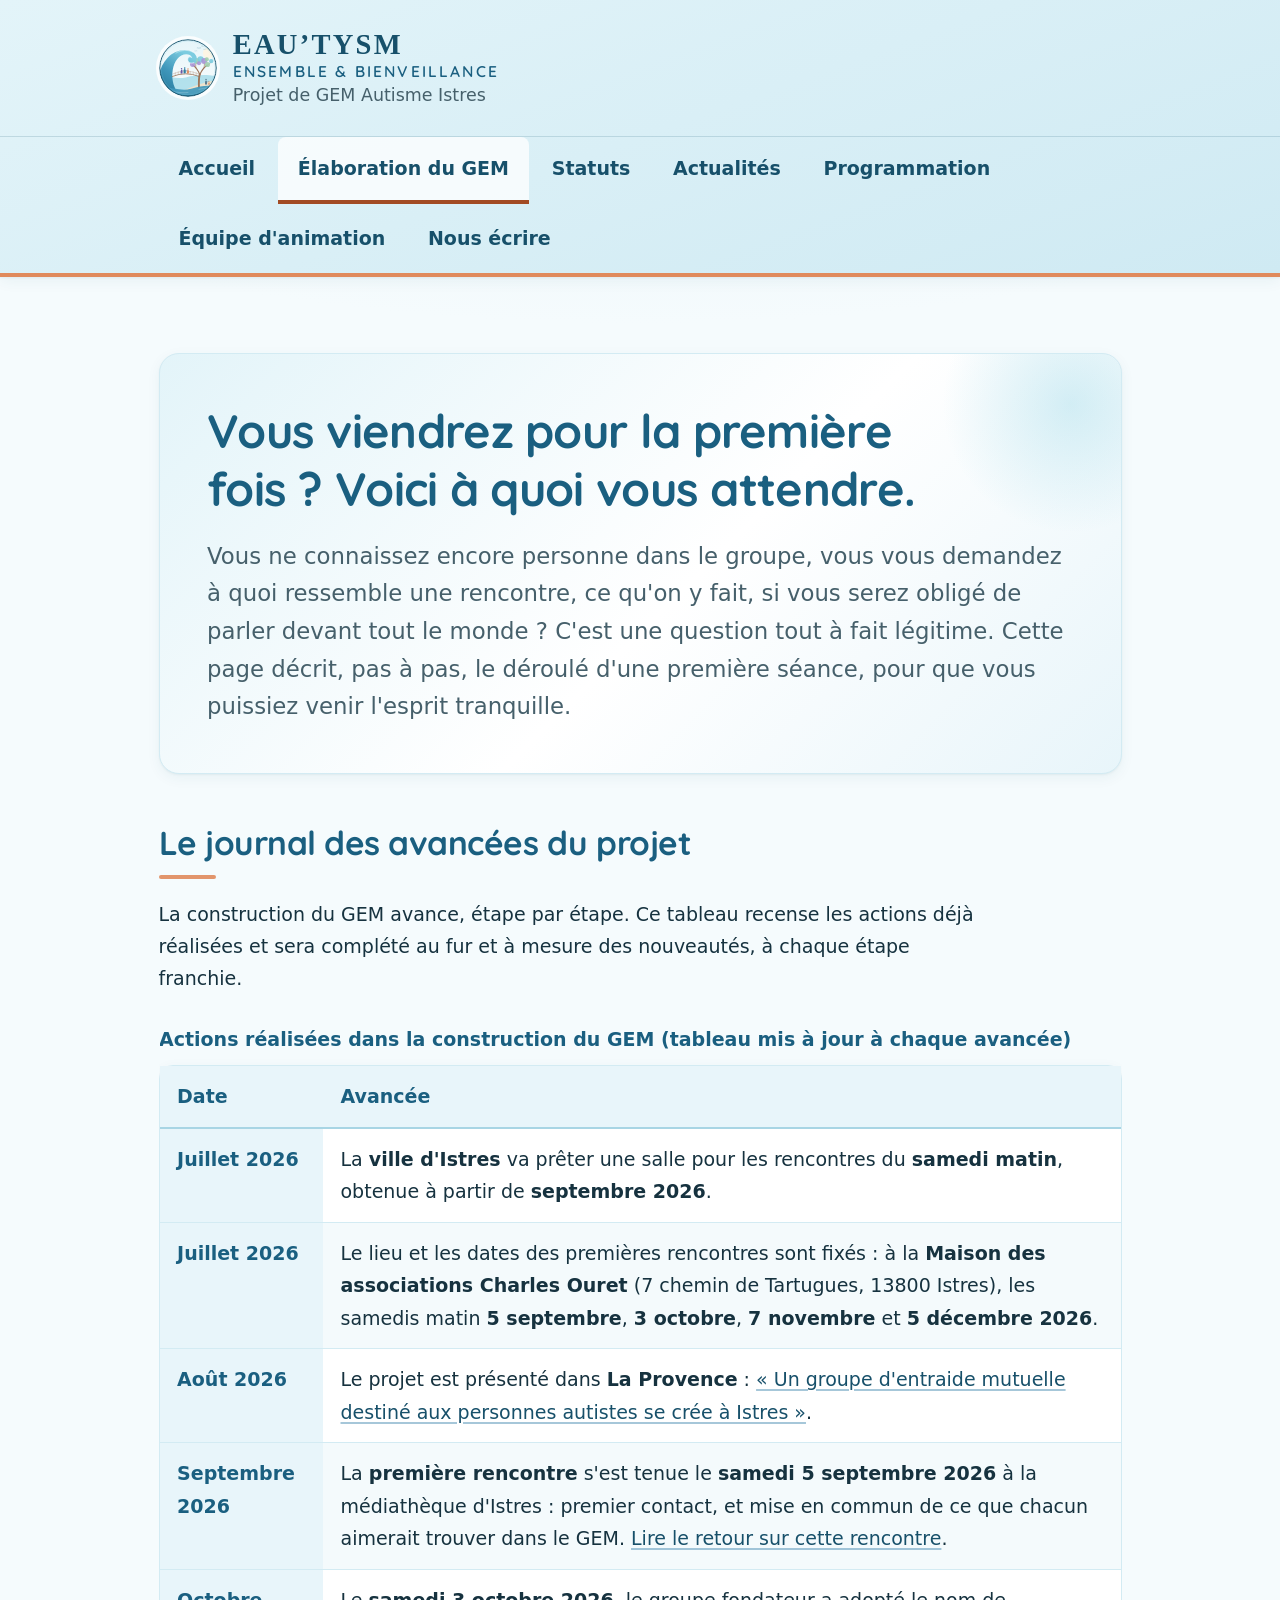
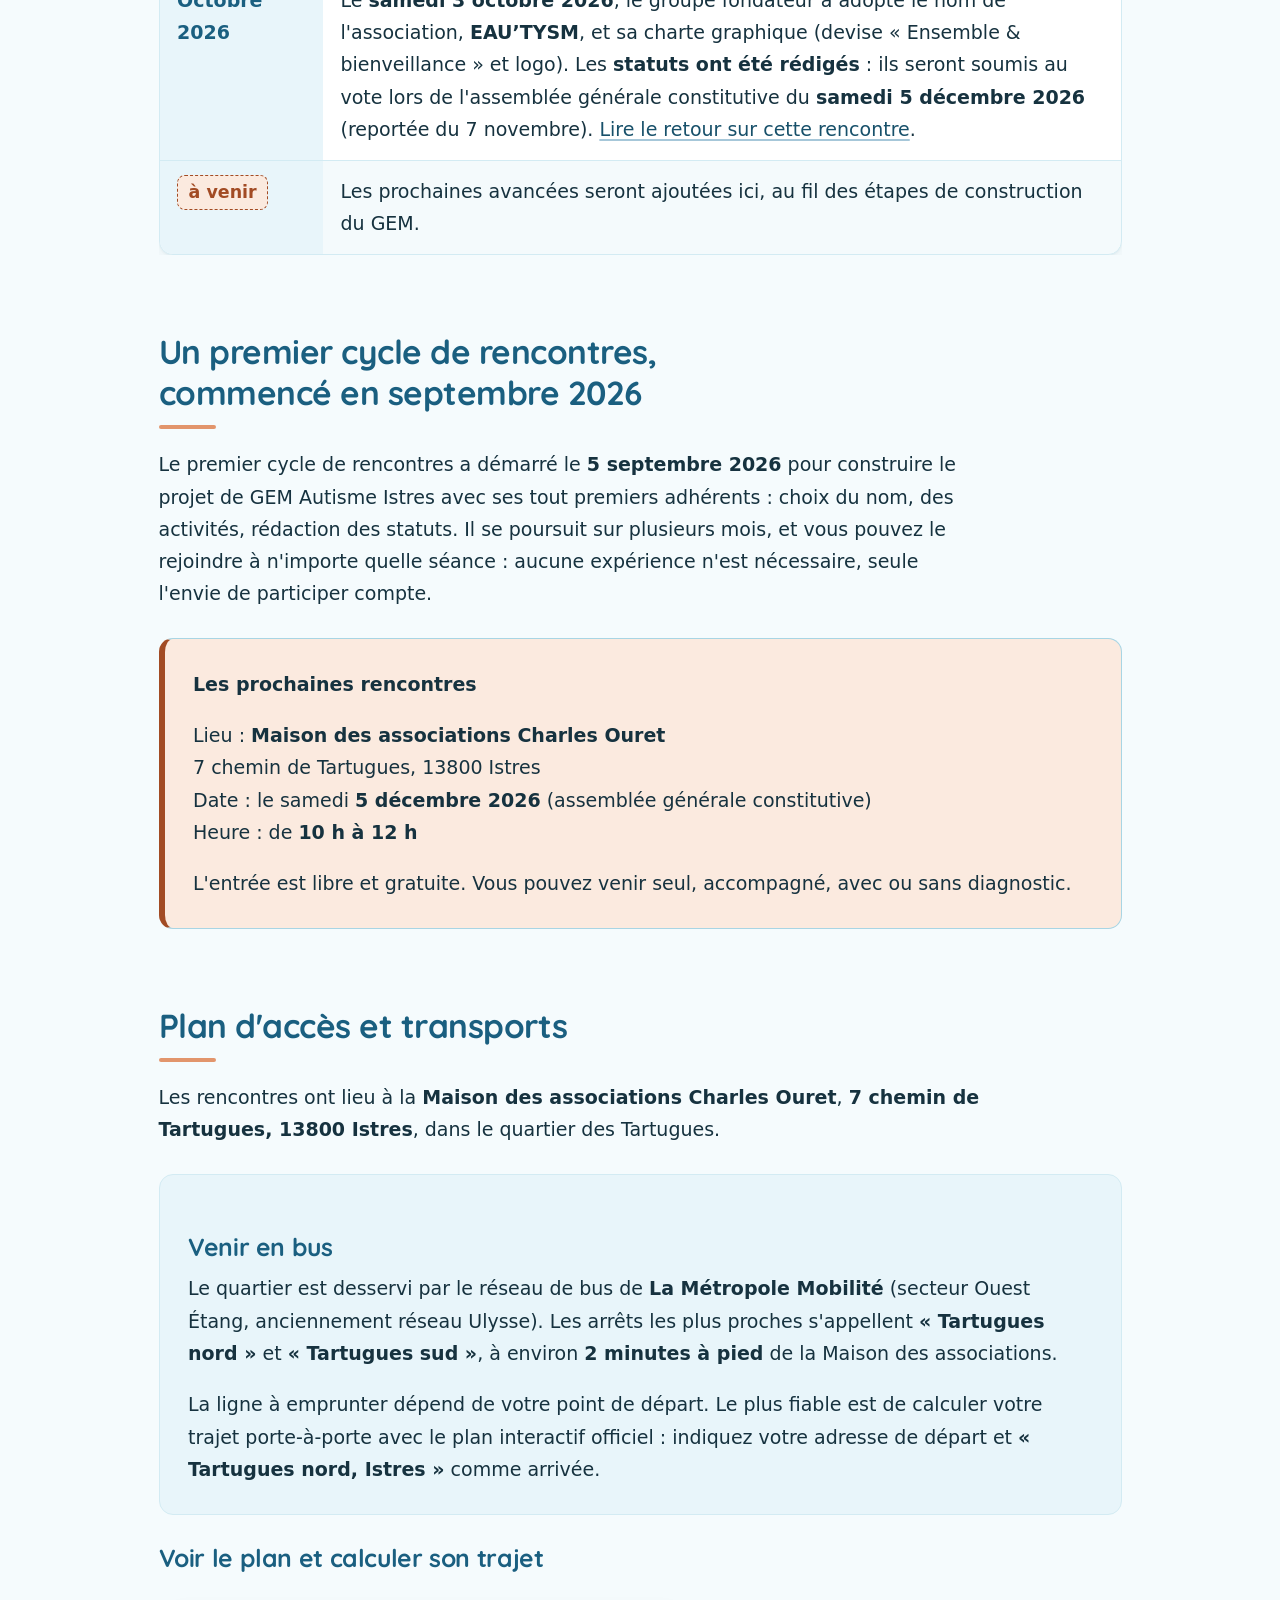
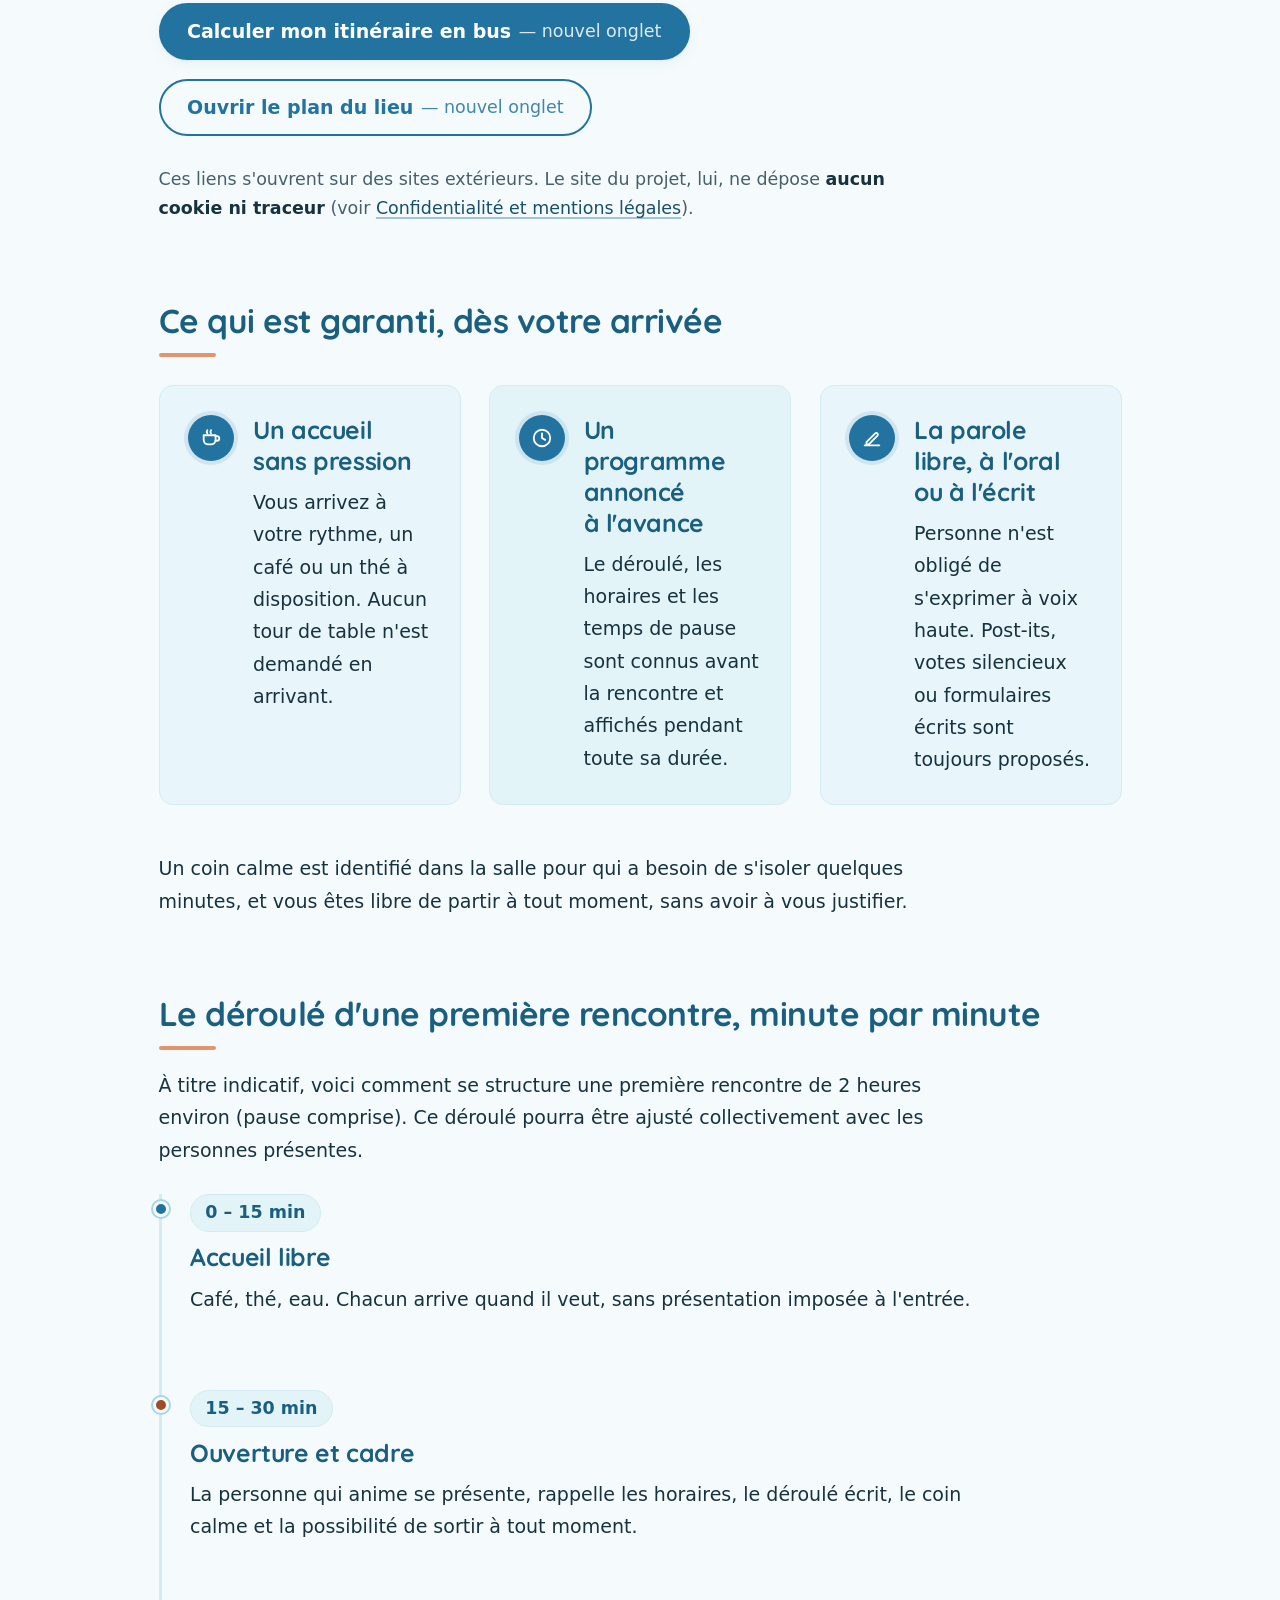
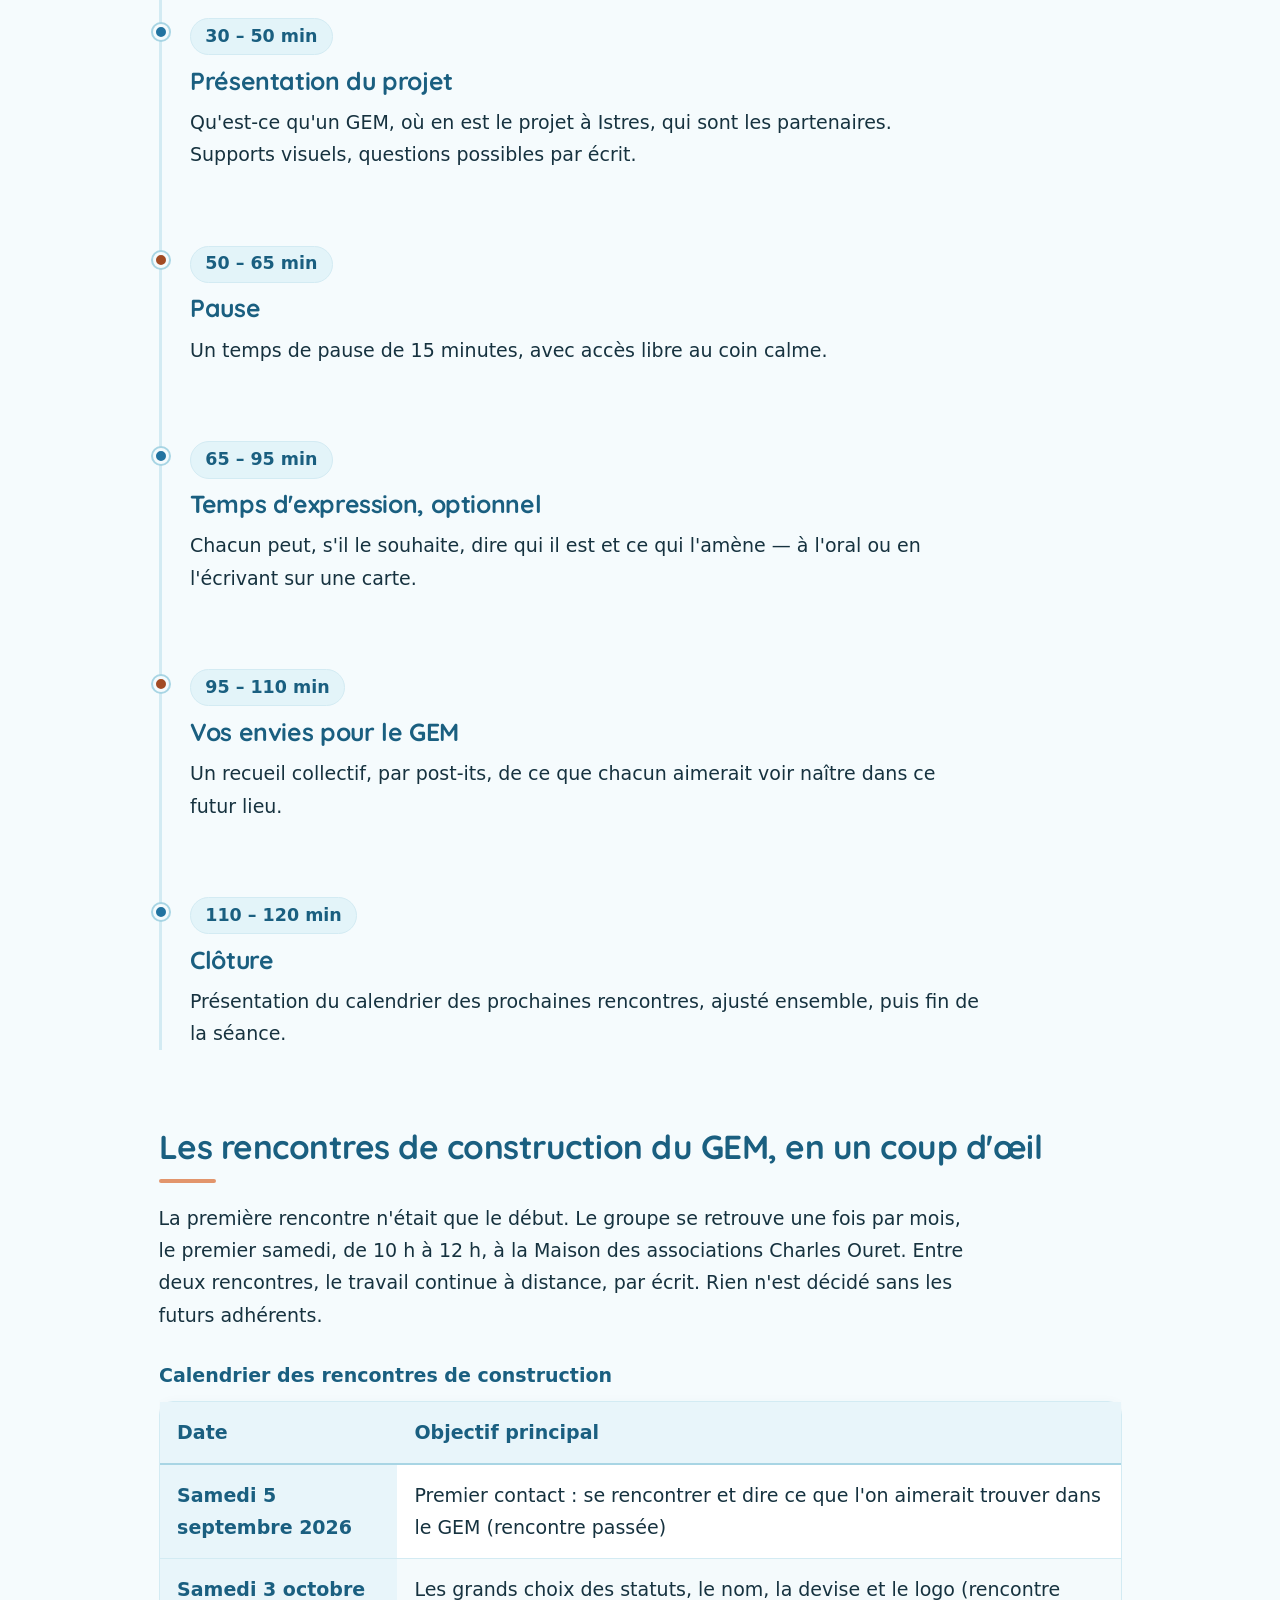
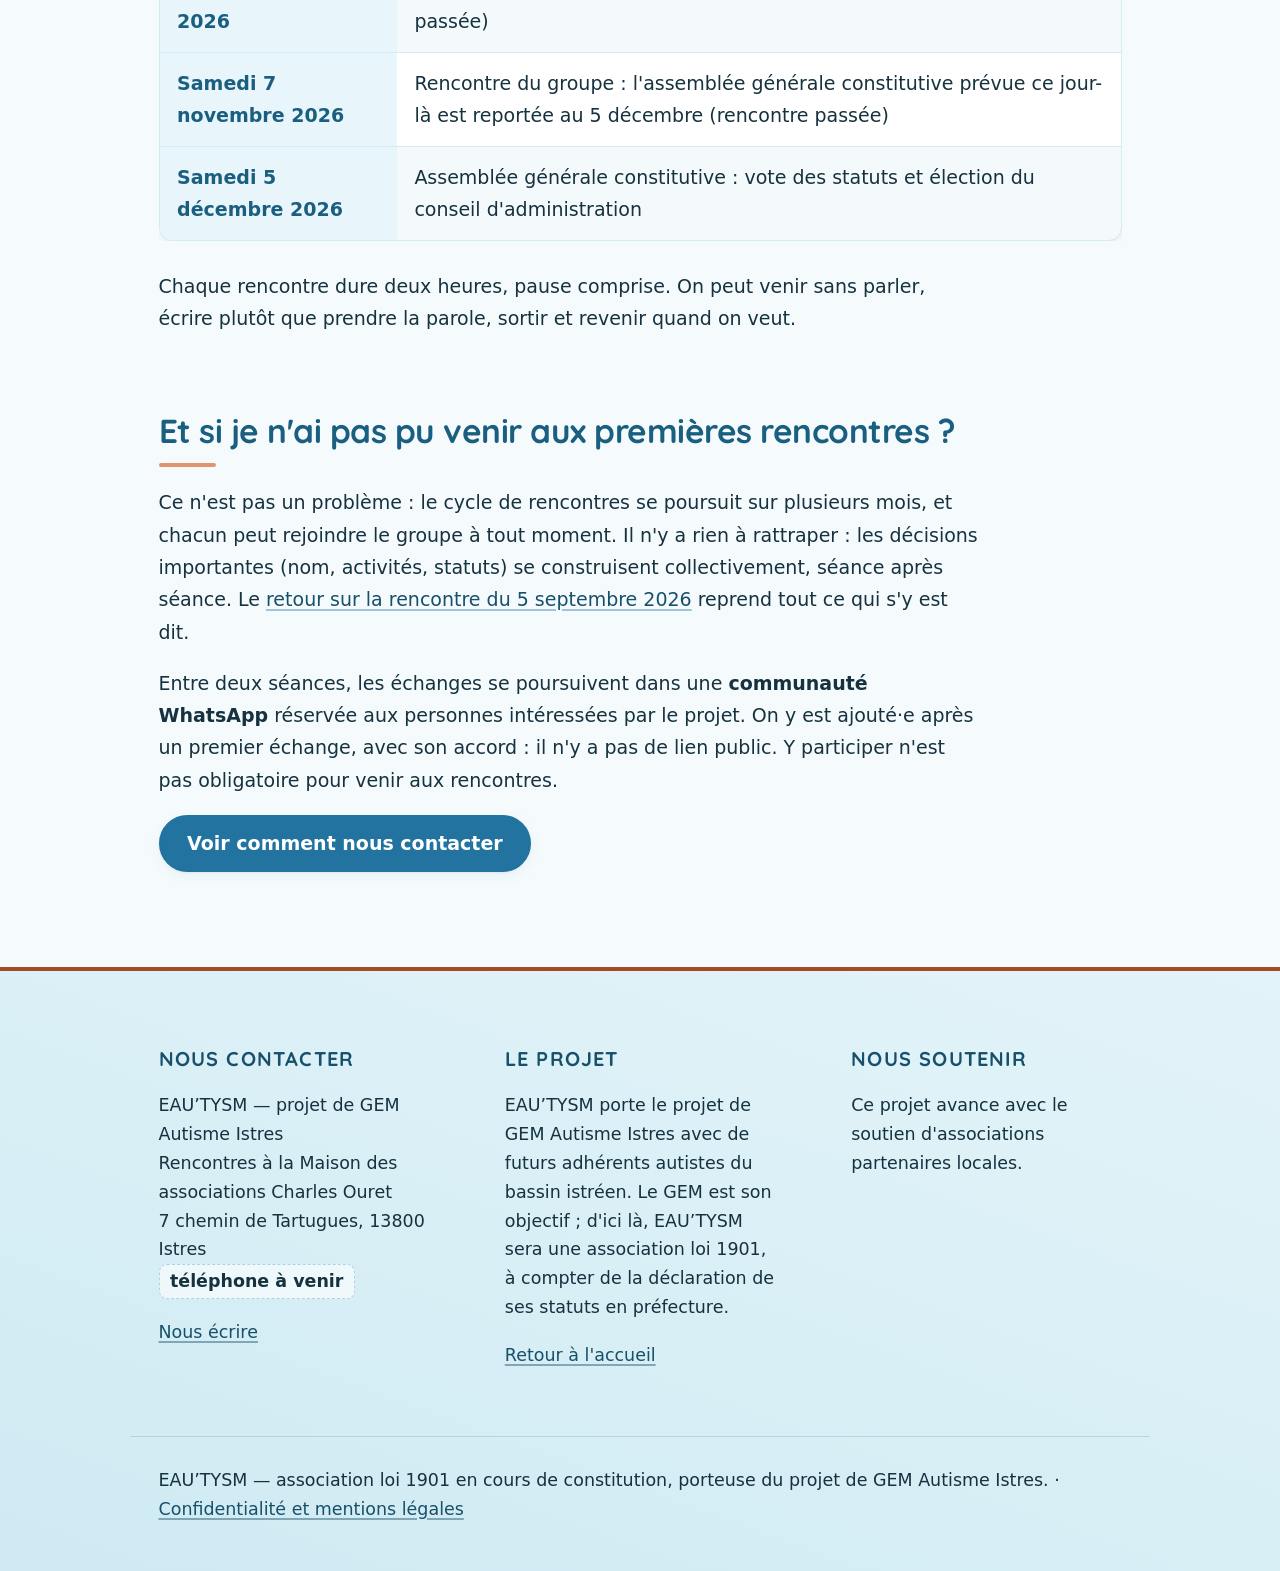
<file: premiere-rencontre.html>
<!DOCTYPE html>
<html lang="fr">
<head>
  <meta charset="UTF-8">
  <meta name="viewport" content="width=device-width, initial-scale=1.0">
  <title>Votre première rencontre — EAU’TYSM · projet de GEM Autisme Istres</title>
  <meta name="description" content="Vous ne connaissez encore personne à EAU’TYSM, le projet de GEM Autisme d'Istres ? Découvrez à quoi ressemble une rencontre et le cycle de séances qui construit l'association.">
  <link rel="icon" href="assets/img/favicon.svg" type="image/svg+xml">
  <meta name="theme-color" content="#e3f4f9">
  <link rel="stylesheet" href="css/style.css">
</head>
<body>
  <a class="lien-evitement" href="#contenu-principal">Aller au contenu principal</a>

  <header class="entete">
    <div class="conteneur entete-barre">
      <a class="entete-identite" href="index.html">
        <img class="entete-logo" src="assets/img/logo-eautysm-ensemble.svg" alt="" width="58" height="58">
        <span>
          <span class="entete-nom">EAU’TYSM</span>
          <span class="entete-descriptif">Ensemble &amp; bienveillance</span>
          <span class="entete-soustitre">Projet de GEM Autisme Istres</span>
        </span>
      </a>
      <button class="bouton-menu" type="button" aria-expanded="false" aria-controls="menu-principal">
        <span aria-hidden="true">☰</span> Menu
      </button>
    </div>
    <nav class="navigation" aria-label="Navigation principale">
      <div class="conteneur">
        <ul class="navigation-liste" id="menu-principal">
          <li><a href="index.html">Accueil</a></li>
          <li><a href="premiere-rencontre.html" aria-current="page">Élaboration du GEM</a></li>
          <li><a href="statuts.html">Statuts</a></li>
          <li><a href="actualites.html">Actualités</a></li>
          <li><a href="programmation.html">Programmation</a></li>
          <li><a href="equipe.html">Équipe d'animation</a></li>
          <li><a href="contact.html">Nous écrire</a></li>
        </ul>
      </div>
    </nav>
  </header>

  <main id="contenu-principal">
    <div class="conteneur">

      <div class="bloc-hero">
        <h1>Vous viendrez pour la première fois ? Voici à quoi vous attendre.</h1>
        <p class="intro">
          Vous ne connaissez encore personne dans le groupe, vous vous demandez à quoi ressemble une rencontre, ce
          qu'on y fait, si vous serez obligé de parler devant tout le monde ? C'est une question tout à fait
          légitime. Cette page décrit, pas à pas, le déroulé d'une première séance, pour que vous puissiez
          venir l'esprit tranquille.
        </p>
      </div>

      <section aria-labelledby="journal-avancees">
        <h2 id="journal-avancees">Le journal des avancées du projet</h2>
        <p>
          La construction du GEM avance, étape par étape. Ce tableau recense les actions déjà réalisées et
          sera complété au fur et à mesure des nouveautés, à chaque étape franchie.
        </p>
        <div class="tableau-defilant" role="region" aria-label="Actions réalisées dans la construction du GEM" tabindex="0">
          <table class="tableau-simple">
          <caption>Actions réalisées dans la construction du GEM (tableau mis à jour à chaque avancée)</caption>
          <thead>
            <tr>
              <th scope="col">Date</th>
              <th scope="col">Avancée</th>
            </tr>
          </thead>
          <tbody>
            <tr>
              <th scope="row">Juillet 2026</th>
              <td>La <strong>ville d'Istres</strong> va prêter une salle pour les rencontres du
              <strong>samedi matin</strong>, obtenue à partir de <strong>septembre 2026</strong>.</td>
            </tr>
            <tr>
              <th scope="row">Juillet 2026</th>
              <td>Le lieu et les dates des premières rencontres sont fixés : à la
              <strong>Maison des associations Charles Ouret</strong> (7 chemin de Tartugues,
              13800 Istres), les samedis matin <strong>5 septembre</strong>,
              <strong>3 octobre</strong>, <strong>7 novembre</strong> et
              <strong>5 décembre 2026</strong>.</td>
            </tr>
            <tr>
              <th scope="row">Août 2026</th>
              <td>Le projet est présenté dans <strong>La Provence</strong> :
              <a href="https://www.laprovence.com/article/societe/42673591912353/un-groupe-dentraide-mutuelle-destine-aux-personnes-autistes-se-cree-a-istres-premiere-reunion-en-septembre">« Un groupe d'entraide mutuelle
              destiné aux personnes autistes se crée à Istres »</a>.</td>
            </tr>
            <tr>
              <th scope="row">Septembre 2026</th>
              <td>La <strong>première rencontre</strong> s'est tenue le <strong>samedi 5 septembre 2026</strong>
              à la médiathèque d'Istres : premier contact, et mise en commun de ce que chacun
              aimerait trouver dans le GEM.
              <a href="actualites.html#rencontre-2026-09-05">Lire le retour sur cette rencontre</a>.</td>
            </tr>
            <tr>
              <th scope="row">Octobre 2026</th>
              <td>Le <strong>samedi 3 octobre 2026</strong>, le groupe fondateur a adopté le nom de
              l'association, <strong>EAU’TYSM</strong>, et sa charte graphique (devise « Ensemble &amp;
              bienveillance » et logo). Les <strong>statuts ont été rédigés</strong> : ils seront soumis au vote
              lors de l'assemblée générale constitutive du <strong>samedi 5 décembre 2026</strong> (reportée du 7 novembre).
              <a href="actualites.html#rencontre-2026-10-03">Lire le retour sur cette rencontre</a>.</td>
            </tr>
            <tr>
              <th scope="row"><span class="a-completer">à venir</span></th>
              <td>Les prochaines avancées seront ajoutées ici, au fil des étapes de construction du GEM.</td>
            </tr>
          </tbody>
        </table>
        </div>
      </section>

      <section aria-labelledby="rentree-2026">
        <h2 id="rentree-2026">Un premier cycle de rencontres, commencé en septembre 2026</h2>
        <p>
          Le premier cycle de rencontres a démarré le <strong>5 septembre 2026</strong> pour construire
          le projet de GEM Autisme Istres avec ses tout premiers adhérents : choix du nom, des activités, rédaction des
          statuts. Il se poursuit sur plusieurs mois, et vous pouvez le rejoindre à n'importe quelle séance :
          aucune expérience n'est nécessaire, seule l'envie de participer compte.
        </p>
        <div class="encadre encadre-accent">
          <p><strong>Les prochaines rencontres</strong></p>
          <p>Lieu : <strong>Maison des associations Charles Ouret</strong><br>
          7 chemin de Tartugues, 13800 Istres<br>
          Date : le samedi <strong>5 décembre 2026</strong> (assemblée générale constitutive)<br>
          Heure : de <strong>10 h à 12 h</strong></p>
          <p>L'entrée est libre et gratuite. Vous pouvez venir seul, accompagné, avec ou sans diagnostic.</p>
        </div>
      </section>

      <section aria-labelledby="plan-acces">
        <h2 id="plan-acces">Plan d'accès et transports</h2>
        <p>
          Les rencontres ont lieu à la <strong>Maison des associations Charles Ouret</strong>,
          <strong>7 chemin de Tartugues, 13800 Istres</strong>, dans le quartier des Tartugues.
        </p>

        <div class="encadre">
          <h3>Venir en bus</h3>
          <p>
            Le quartier est desservi par le réseau de bus de <strong>La Métropole Mobilité</strong>
            (secteur Ouest Étang, anciennement réseau Ulysse). Les arrêts les plus proches
            s'appellent <strong>« Tartugues nord »</strong> et <strong>« Tartugues sud »</strong>,
            à environ <strong>2 minutes à pied</strong> de la Maison des associations.
          </p>
          <p>
            La ligne à emprunter dépend de votre point de départ. Le plus fiable est de calculer
            votre trajet porte-à-porte avec le plan interactif officiel : indiquez votre adresse
            de départ et <strong>« Tartugues nord, Istres »</strong> comme arrivée.
          </p>
        </div>

        <h3>Voir le plan et calculer son trajet</h3>
        <p class="groupe-boutons">
          <a class="bouton" href="https://plan.lametropolemobilite.fr/fr/" target="_blank" rel="noopener">Calculer mon itinéraire en bus<span class="lien-externe-info"> — nouvel onglet</span></a>
          <a class="bouton bouton-secondaire" href="https://www.openstreetmap.org/?mlat=43.5078788&amp;mlon=4.9732725#map=18/43.5078788/4.9732725" target="_blank" rel="noopener">Ouvrir le plan du lieu<span class="lien-externe-info"> — nouvel onglet</span></a>
        </p>
        <p class="champ-aide">
          Ces liens s'ouvrent sur des sites extérieurs. Le site du projet, lui, ne dépose
          <strong>aucun cookie ni traceur</strong> (voir <a href="confidentialite.html">Confidentialité et mentions légales</a>).
        </p>
      </section>

      <section aria-labelledby="ce-qui-est-garanti">
        <h2 id="ce-qui-est-garanti">Ce qui est garanti, dès votre arrivée</h2>
        <div class="grille-icones">
          <div class="carte-icone">
            <span class="icone-cercle" aria-hidden="true">
              <svg viewBox="0 0 24 24" fill="none" stroke="currentColor" stroke-width="2" stroke-linecap="round" stroke-linejoin="round">
                <path d="M4 9h13v5a5 5 0 0 1-5 5H9a5 5 0 0 1-5-5V9Z"></path>
                <path d="M17 10h1.5a2.5 2.5 0 0 1 0 5H17"></path>
                <path d="M8 3.5c0 .8-.7 1-.7 1.8s.7 1 .7 1.8"></path>
                <path d="M12 3.5c0 .8-.7 1-.7 1.8s.7 1 .7 1.8"></path>
              </svg>
            </span>
            <div>
              <h3>Un accueil sans pression</h3>
              <p>Vous arrivez à votre rythme, un café ou un thé à disposition. Aucun tour de table n'est demandé en arrivant.</p>
            </div>
          </div>
          <div class="carte-icone">
            <span class="icone-cercle" aria-hidden="true">
              <svg viewBox="0 0 24 24" fill="none" stroke="currentColor" stroke-width="2" stroke-linecap="round" stroke-linejoin="round">
                <circle cx="12" cy="12" r="9"></circle>
                <path d="M12 7v5l3.5 2"></path>
              </svg>
            </span>
            <div>
              <h3>Un programme annoncé à l'avance</h3>
              <p>Le déroulé, les horaires et les temps de pause sont connus avant la rencontre et affichés pendant toute sa durée.</p>
            </div>
          </div>
          <div class="carte-icone">
            <span class="icone-cercle" aria-hidden="true">
              <svg viewBox="0 0 24 24" fill="none" stroke="currentColor" stroke-width="2" stroke-linecap="round" stroke-linejoin="round">
                <path d="M4 20h16"></path>
                <path d="M6 16.5V19h2.5L18 9.5a1.77 1.77 0 0 0-2.5-2.5L6 16.5Z"></path>
              </svg>
            </span>
            <div>
              <h3>La parole libre, à l'oral ou à l'écrit</h3>
              <p>Personne n'est obligé de s'exprimer à voix haute. Post-its, votes silencieux ou formulaires écrits sont toujours proposés.</p>
            </div>
          </div>
        </div>
        <p>
          Un coin calme est identifié dans la salle pour qui a besoin de s'isoler quelques minutes, et vous
          êtes libre de partir à tout moment, sans avoir à vous justifier.
        </p>
      </section>

      <section aria-labelledby="deroule-seance">
        <h2 id="deroule-seance">Le déroulé d'une première rencontre, minute par minute</h2>
        <p>
          À titre indicatif, voici comment se structure une première rencontre de 2 heures environ (pause
          comprise). Ce déroulé pourra être ajusté collectivement avec les personnes présentes.
        </p>
        <ol class="chronologie">
          <li class="chronologie-etape">
            <span class="chronologie-heure">0 – 15 min</span>
            <h3>Accueil libre</h3>
            <p>Café, thé, eau. Chacun arrive quand il veut, sans présentation imposée à l'entrée.</p>
          </li>
          <li class="chronologie-etape">
            <span class="chronologie-heure">15 – 30 min</span>
            <h3>Ouverture et cadre</h3>
            <p>La personne qui anime se présente, rappelle les horaires, le déroulé écrit, le coin calme et la possibilité de sortir à tout moment.</p>
          </li>
          <li class="chronologie-etape">
            <span class="chronologie-heure">30 – 50 min</span>
            <h3>Présentation du projet</h3>
            <p>Qu'est-ce qu'un GEM, où en est le projet à Istres, qui sont les partenaires. Supports visuels, questions possibles par écrit.</p>
          </li>
          <li class="chronologie-etape">
            <span class="chronologie-heure">50 – 65 min</span>
            <h3>Pause</h3>
            <p>Un temps de pause de 15 minutes, avec accès libre au coin calme.</p>
          </li>
          <li class="chronologie-etape">
            <span class="chronologie-heure">65 – 95 min</span>
            <h3>Temps d'expression, optionnel</h3>
            <p>Chacun peut, s'il le souhaite, dire qui il est et ce qui l'amène — à l'oral ou en l'écrivant sur une carte.</p>
          </li>
          <li class="chronologie-etape">
            <span class="chronologie-heure">95 – 110 min</span>
            <h3>Vos envies pour le GEM</h3>
            <p>Un recueil collectif, par post-its, de ce que chacun aimerait voir naître dans ce futur lieu.</p>
          </li>
          <li class="chronologie-etape">
            <span class="chronologie-heure">110 – 120 min</span>
            <h3>Clôture</h3>
            <p>Présentation du calendrier des prochaines rencontres, ajusté ensemble, puis fin de la séance.</p>
          </li>
        </ol>
      </section>

      <section aria-labelledby="vue-ensemble">
        <h2 id="vue-ensemble">Les rencontres de construction du GEM, en un coup d'œil</h2>
        <p>
          La première rencontre n'était que le début. Le groupe se retrouve une fois par mois, le premier
          samedi, de 10 h à 12 h, à la Maison des associations Charles Ouret. Entre deux rencontres, le travail
          continue à distance, par écrit. Rien n'est décidé sans les futurs adhérents.
        </p>
        <div class="tableau-defilant" role="region" aria-label="Calendrier des rencontres de construction" tabindex="0">
          <table class="tableau-simple">
          <caption>Calendrier des rencontres de construction</caption>
          <thead>
            <tr>
              <th scope="col">Date</th>
              <th scope="col">Objectif principal</th>
            </tr>
          </thead>
          <tbody>
            <tr><th scope="row">Samedi 5 septembre 2026</th><td>Premier contact : se rencontrer et dire ce que l'on aimerait trouver dans le GEM (rencontre passée)</td></tr>
            <tr><th scope="row">Samedi 3 octobre 2026</th><td>Les grands choix des statuts, le nom, la devise et le logo (rencontre passée)</td></tr>
            <tr><th scope="row">Samedi 7 novembre 2026</th><td>Rencontre du groupe : l'assemblée générale constitutive prévue ce jour-là est reportée au 5 décembre (rencontre passée)</td></tr>
            <tr><th scope="row">Samedi 5 décembre 2026</th><td>Assemblée générale constitutive : vote des statuts et élection du conseil d'administration</td></tr>
          </tbody>
        </table>
        </div>
        <p>
          Chaque rencontre dure deux heures, pause comprise. On peut venir sans parler, écrire plutôt que
          prendre la parole, sortir et revenir quand on veut.
        </p>
      </section>

      <section aria-labelledby="et-apres">
        <h2 id="et-apres">Et si je n'ai pas pu venir aux premières rencontres ?</h2>
        <p>
          Ce n'est pas un problème : le cycle de rencontres se poursuit sur plusieurs mois, et chacun peut
          rejoindre le groupe à tout moment. Il n'y a rien à rattraper : les décisions importantes (nom,
          activités, statuts) se construisent collectivement, séance après séance. Le
          <a href="actualites.html#rencontre-2026-09-05">retour sur la rencontre du 5 septembre 2026</a>
          reprend tout ce qui s'y est dit.
        </p>
        <p>
          Entre deux séances, les échanges se poursuivent dans une <strong>communauté WhatsApp</strong>
          réservée aux personnes intéressées par le projet. On y est ajouté·e après un premier échange, avec
          son accord : il n'y a pas de lien public. Y participer n'est pas obligatoire pour venir aux
          rencontres.
        </p>
        <p>
          <a class="bouton" href="index.html#nous-rejoindre">Voir comment nous contacter</a>
        </p>
      </section>

    </div>
  </main>

  <footer class="pied">
    <div class="conteneur pied-grille">
      <div>
        <h2>Nous contacter</h2>
        <p>EAU’TYSM — projet de GEM Autisme Istres<br>
        Rencontres à la Maison des associations Charles Ouret<br>
        7 chemin de Tartugues, 13800 Istres<br>
        <span class="a-completer">téléphone à venir</span></p>
        <p><a href="contact.html">Nous écrire</a></p>
      </div>
      <div>
        <h2>Le projet</h2>
        <p>EAU’TYSM porte le projet de GEM Autisme Istres avec de futurs adhérents autistes du bassin istréen. Le GEM est son objectif ; d'ici là, EAU’TYSM sera une association loi 1901, à compter de la déclaration de ses statuts en préfecture.</p>
        <p><a href="index.html">Retour à l'accueil</a></p>
      </div>
      <div>
        <h2>Nous soutenir</h2>
        <p>Ce projet avance avec le soutien d'associations partenaires locales.</p>
      </div>
    </div>
    <div class="conteneur pied-mentions">
      <p>EAU’TYSM — association loi 1901 en cours de constitution, porteuse du projet de GEM Autisme Istres. · <a href="confidentialite.html">Confidentialité et mentions légales</a></p>
    </div>
  </footer>

  <script src="js/main.js"></script>
  <script src="js/animations.js"></script>
</body>
</html>
</file>
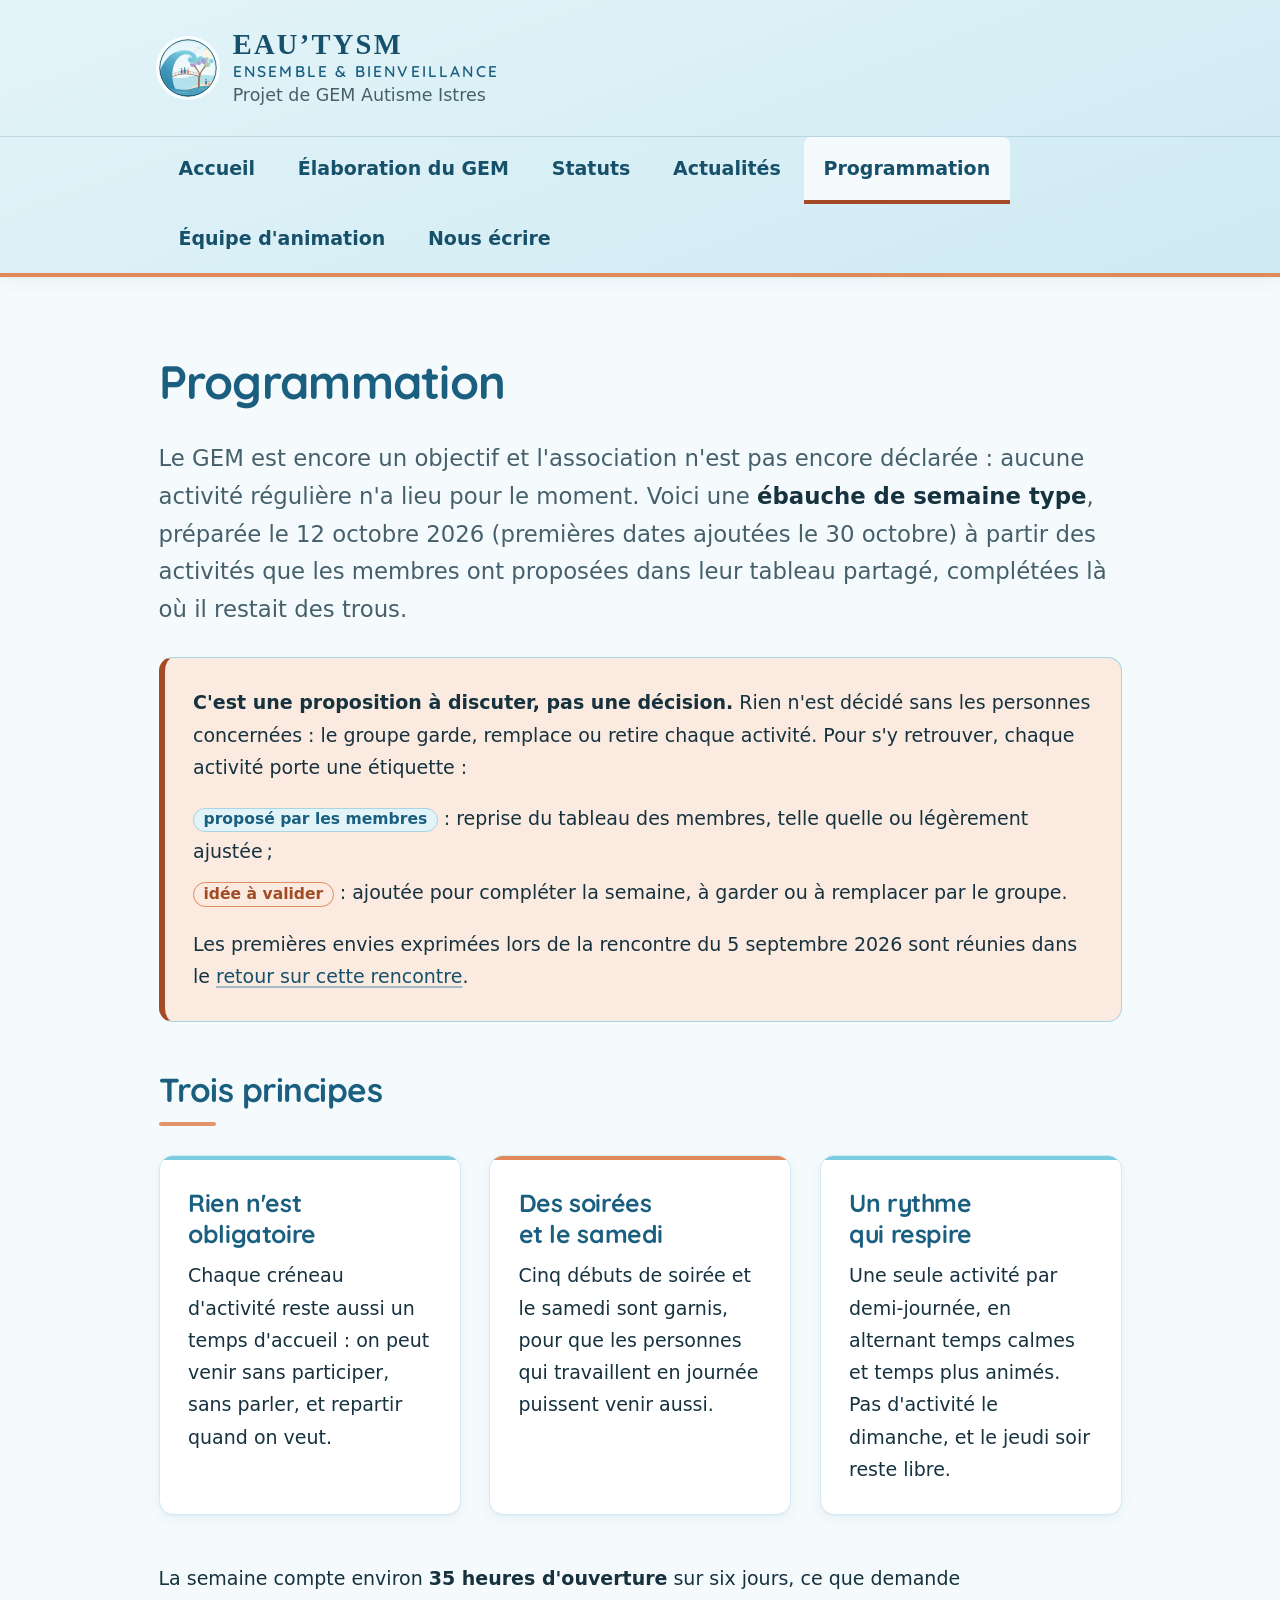
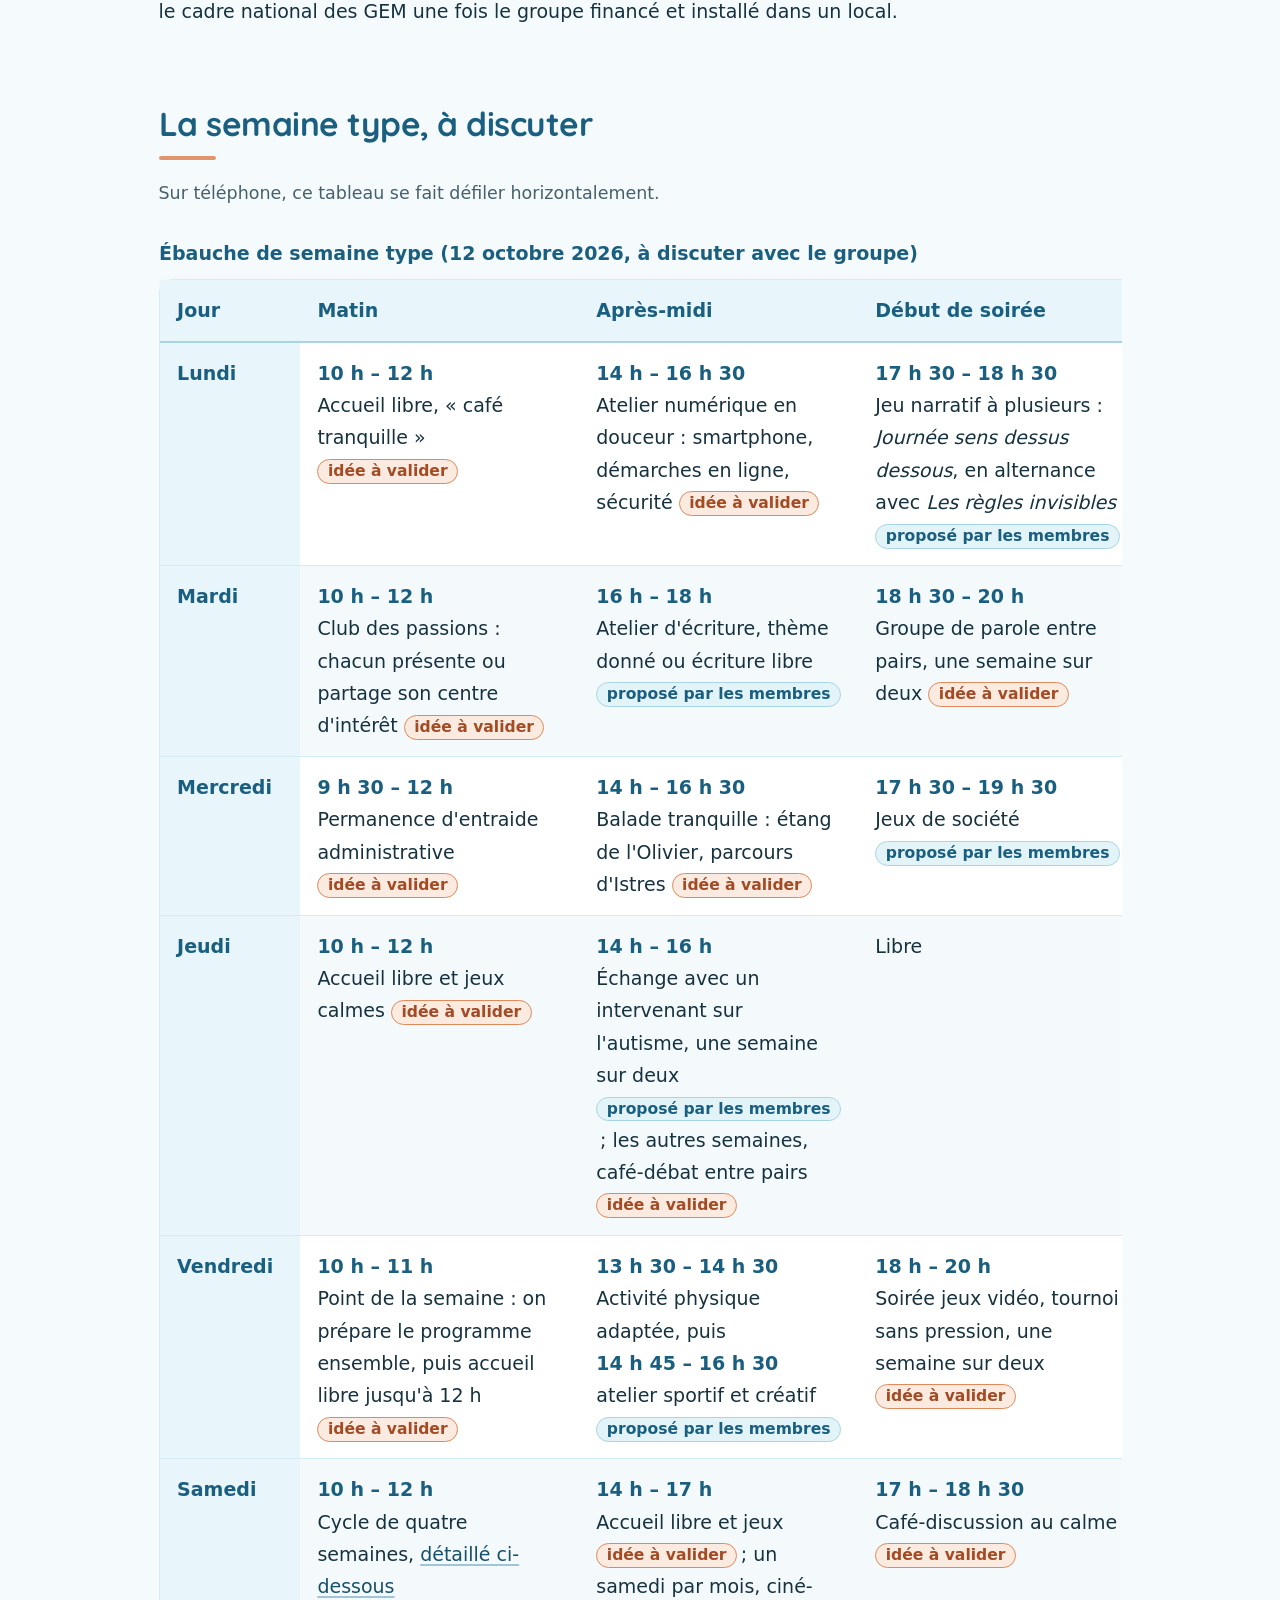
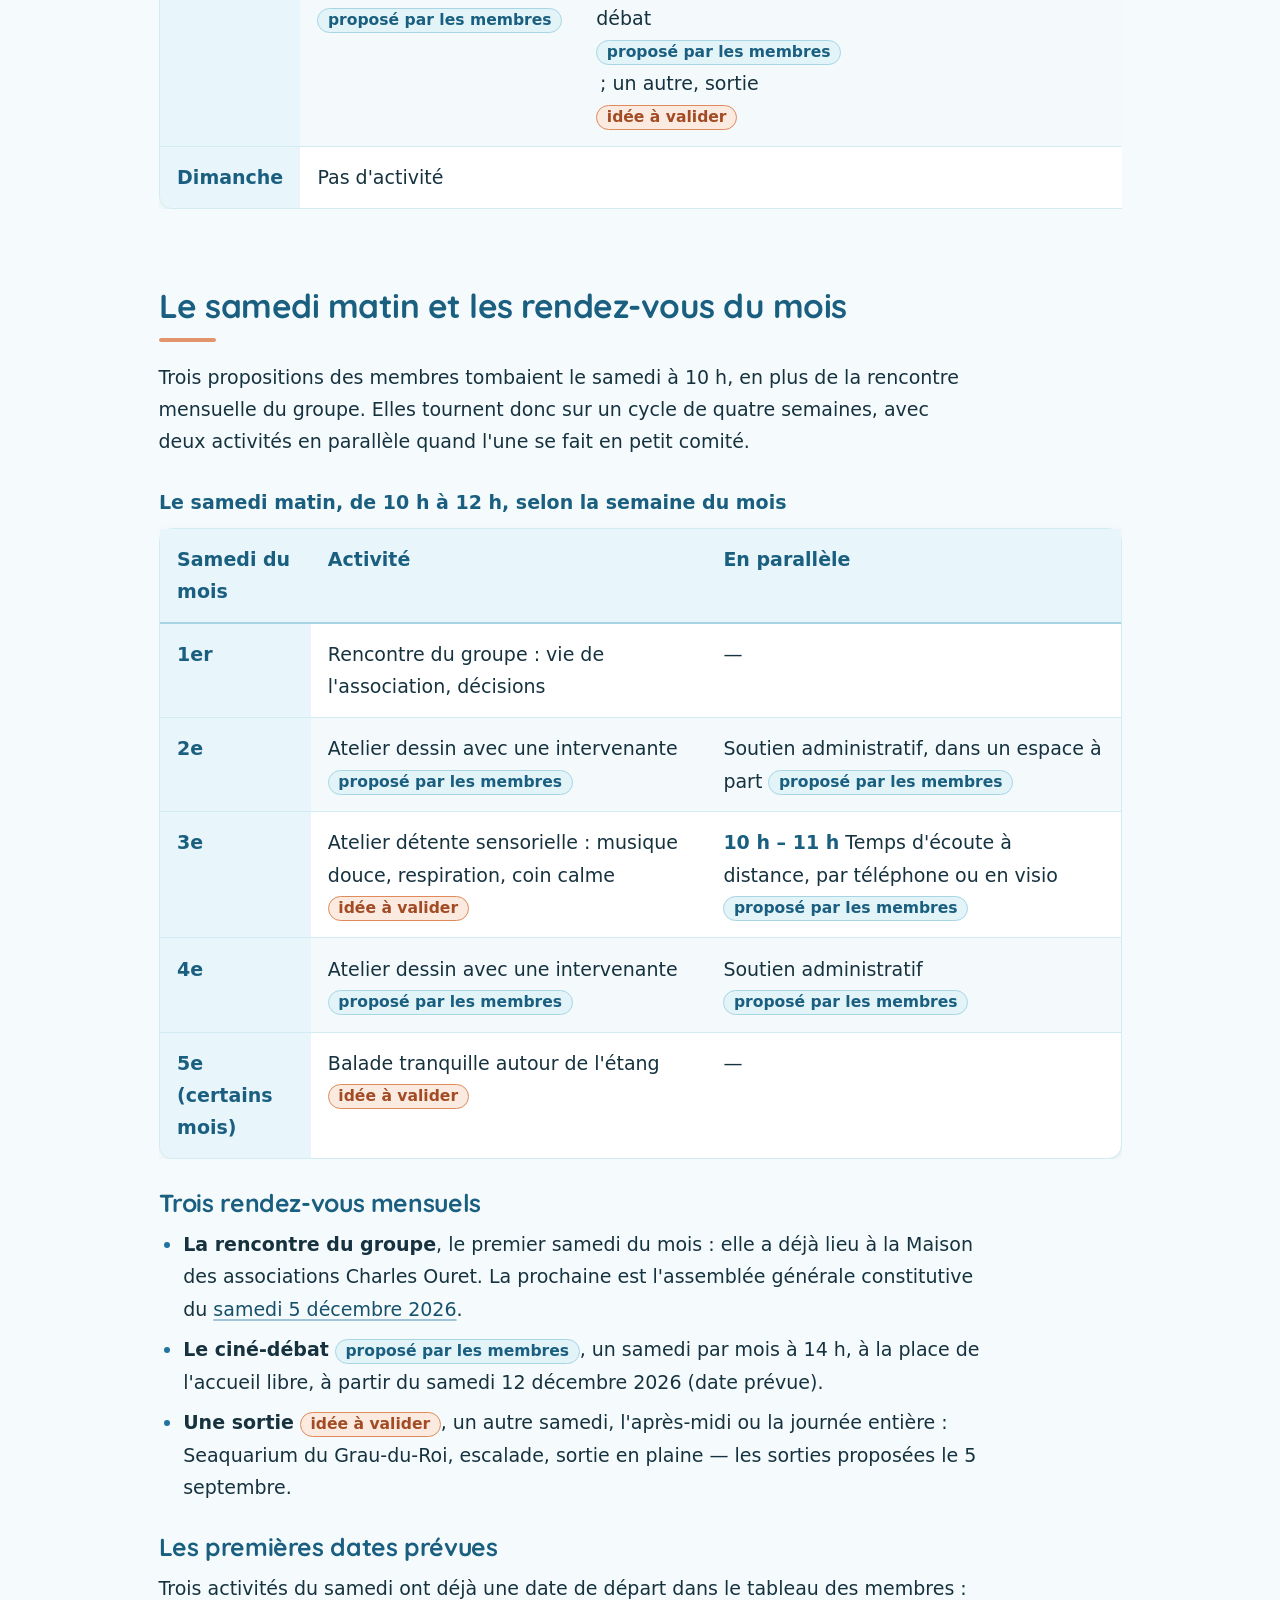
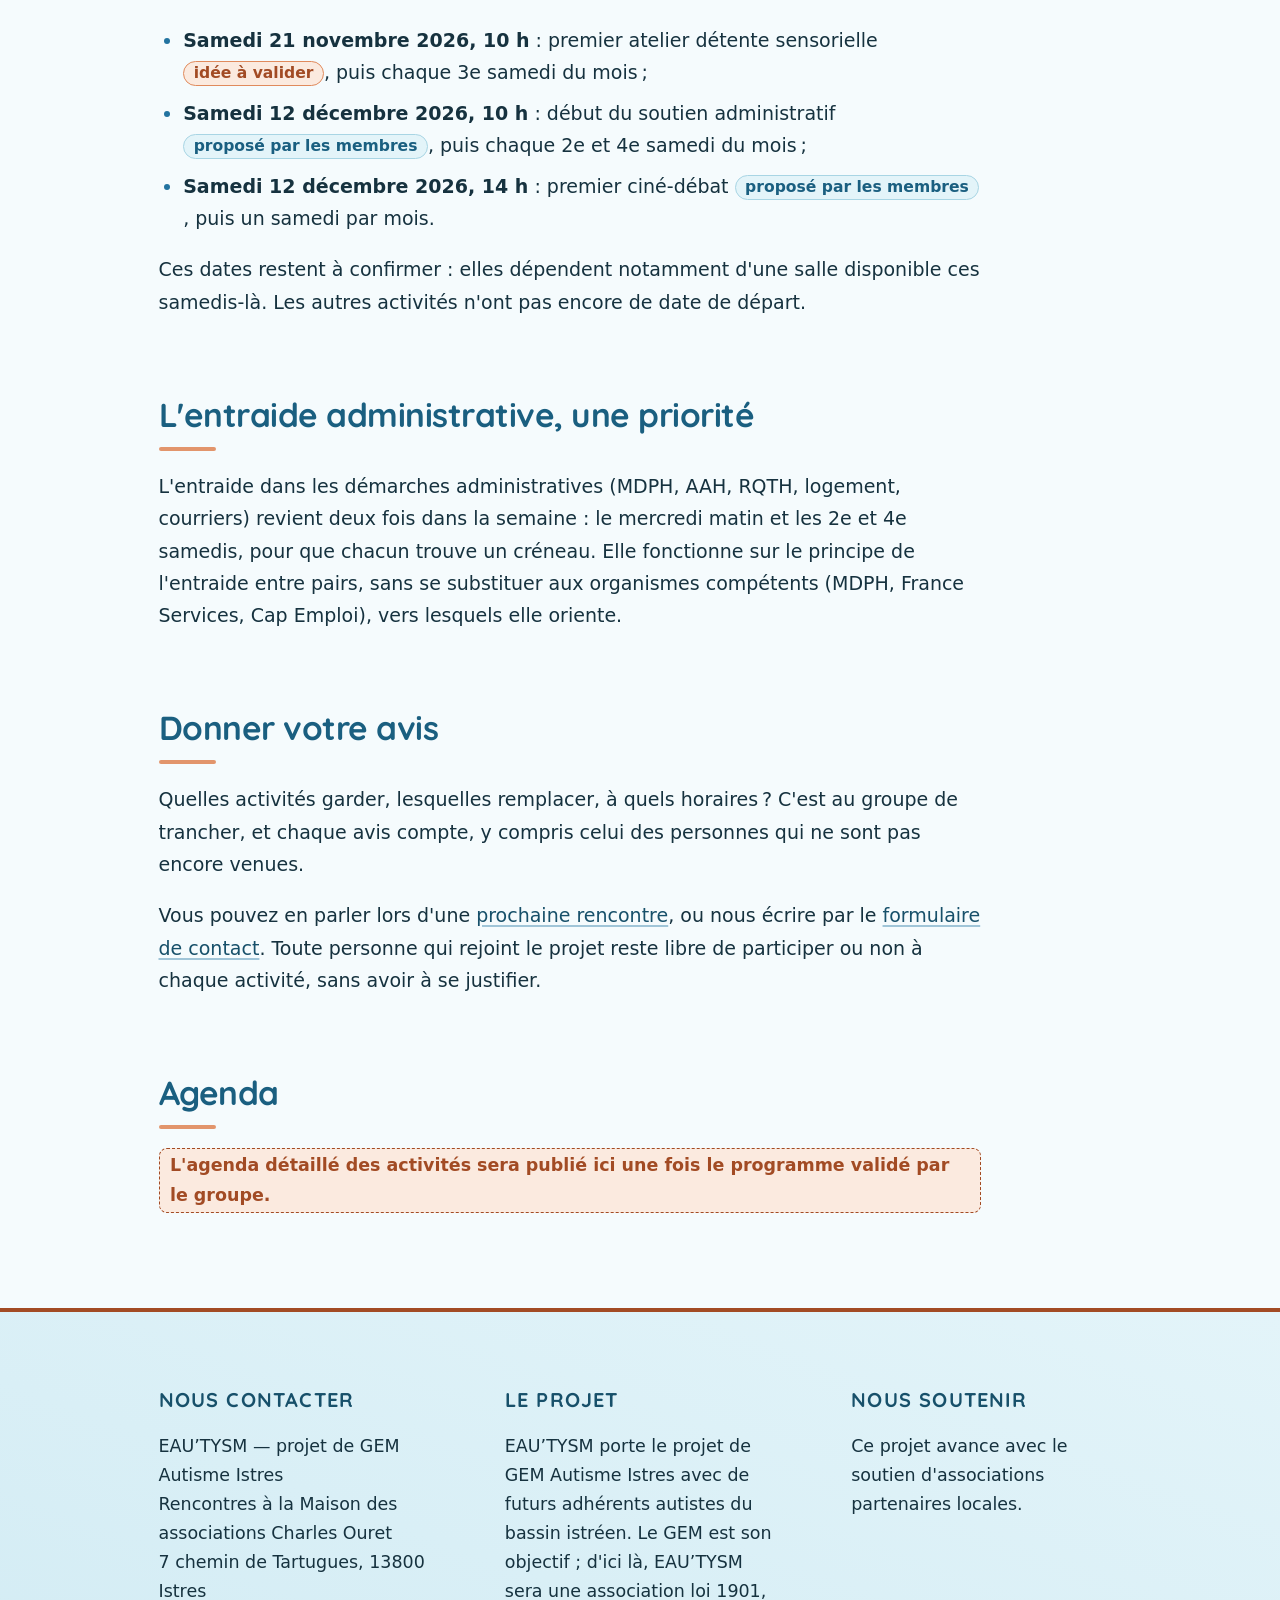
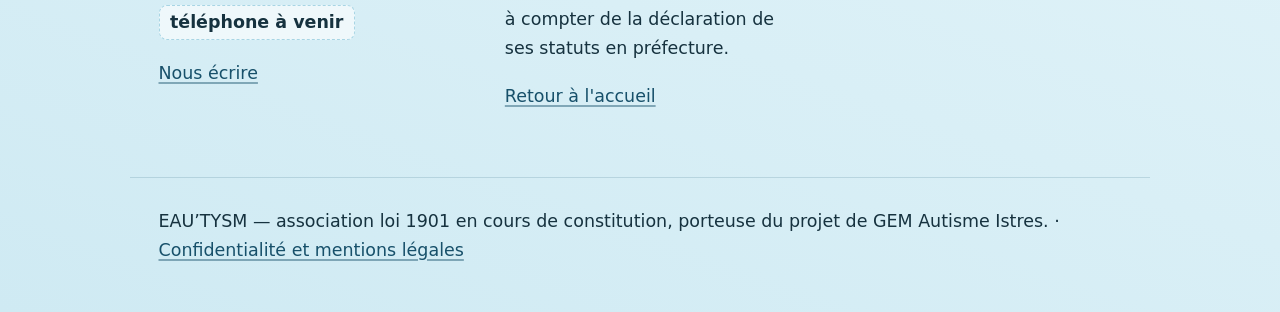
<file: programmation.html>
<!DOCTYPE html>
<html lang="fr">
<head>
  <meta charset="UTF-8">
  <meta name="viewport" content="width=device-width, initial-scale=1.0">
  <title>Programmation — EAU’TYSM · projet de GEM Autisme Istres</title>
  <meta name="description" content="Ébauche de semaine type du projet de GEM Autisme Istres, à discuter avec le groupe : activités proposées par les membres, soirées, samedis et rendez-vous du mois.">
  <link rel="icon" href="assets/img/favicon.svg" type="image/svg+xml">
  <meta name="theme-color" content="#e3f4f9">
  <link rel="stylesheet" href="css/style.css">
</head>
<body>
  <a class="lien-evitement" href="#contenu-principal">Aller au contenu principal</a>

  <header class="entete">
    <div class="conteneur entete-barre">
      <a class="entete-identite" href="index.html">
        <img class="entete-logo" src="assets/img/logo-eautysm-ensemble.svg" alt="" width="58" height="58">
        <span>
          <span class="entete-nom">EAU’TYSM</span>
          <span class="entete-descriptif">Ensemble &amp; bienveillance</span>
          <span class="entete-soustitre">Projet de GEM Autisme Istres</span>
        </span>
      </a>
      <button class="bouton-menu" type="button" aria-expanded="false" aria-controls="menu-principal">
        <span aria-hidden="true">☰</span> Menu
      </button>
    </div>
    <nav class="navigation" aria-label="Navigation principale">
      <div class="conteneur">
        <ul class="navigation-liste" id="menu-principal">
          <li><a href="index.html">Accueil</a></li>
          <li><a href="premiere-rencontre.html">Élaboration du GEM</a></li>
          <li><a href="statuts.html">Statuts</a></li>
          <li><a href="actualites.html">Actualités</a></li>
          <li><a href="programmation.html" aria-current="page">Programmation</a></li>
          <li><a href="equipe.html">Équipe d'animation</a></li>
          <li><a href="contact.html">Nous écrire</a></li>
        </ul>
      </div>
    </nav>
  </header>

  <main id="contenu-principal">
    <div class="conteneur">
      <h1>Programmation</h1>
      <p class="intro">
        Le GEM est encore un objectif et l'association n'est pas encore déclarée : aucune activité
        régulière n'a lieu pour le moment. Voici une
        <strong>ébauche de semaine type</strong>, préparée le 12 octobre 2026 (premières dates ajoutées le 30 octobre) à partir des activités que
        les membres ont proposées dans leur tableau partagé, complétées là où il restait des trous.
      </p>

      <div class="encadre encadre-accent">
        <p>
          <strong>C'est une proposition à discuter, pas une décision.</strong> Rien n'est décidé sans les
          personnes concernées : le groupe garde, remplace ou retire chaque activité. Pour s'y retrouver,
          chaque activité porte une étiquette :
        </p>
        <ul class="legende-etiquettes">
          <li><span class="etiquette etiquette-membres">proposé par les membres</span> : reprise du tableau des membres, telle quelle ou légèrement ajustée&#8239;;</li>
          <li><span class="etiquette etiquette-idee">idée à valider</span> : ajoutée pour compléter la semaine, à garder ou à remplacer par le groupe.</li>
        </ul>
        <p>
          Les premières envies exprimées lors de la rencontre du 5 septembre 2026 sont réunies dans le
          <a href="actualites.html#rencontre-2026-09-05">retour sur cette rencontre</a>.
        </p>
      </div>

      <section aria-labelledby="principes">
        <h2 id="principes">Trois principes</h2>
        <div class="grille-cartes">
          <div class="carte">
            <h3>Rien n'est obligatoire</h3>
            <p>
              Chaque créneau d'activité reste aussi un temps d'accueil : on peut venir sans participer,
              sans parler, et repartir quand on veut.
            </p>
          </div>
          <div class="carte">
            <h3>Des soirées et le samedi</h3>
            <p>
              Cinq débuts de soirée et le samedi sont garnis, pour que les personnes qui travaillent en
              journée puissent venir aussi.
            </p>
          </div>
          <div class="carte">
            <h3>Un rythme qui respire</h3>
            <p>
              Une seule activité par demi-journée, en alternant temps calmes et temps plus animés. Pas
              d'activité le dimanche, et le jeudi soir reste libre.
            </p>
          </div>
        </div>
        <p>
          La semaine compte environ <strong>35 heures d'ouverture</strong> sur six jours, ce que demande le
          cadre national des GEM une fois le groupe financé et installé dans un local.
        </p>
      </section>

      <section aria-labelledby="semaine-type">
        <h2 id="semaine-type">La semaine type, à discuter</h2>
        <p class="champ-aide">Sur téléphone, ce tableau se fait défiler horizontalement.</p>
        <div class="tableau-defilant" role="region" aria-label="Ébauche de semaine type" tabindex="0">
        <table class="tableau-simple tableau-semaine">
          <caption>Ébauche de semaine type (12 octobre 2026, à discuter avec le groupe)</caption>
          <thead>
            <tr>
              <th scope="col">Jour</th>
              <th scope="col">Matin</th>
              <th scope="col">Après-midi</th>
              <th scope="col">Début de soirée</th>
            </tr>
          </thead>
          <tbody>
            <tr>
              <th scope="row">Lundi</th>
              <td><span class="horaire">10 h – 12 h</span> Accueil libre, « café tranquille » <span class="etiquette etiquette-idee">idée à valider</span></td>
              <td><span class="horaire">14 h – 16 h 30</span> Atelier numérique en douceur : smartphone, démarches en ligne, sécurité <span class="etiquette etiquette-idee">idée à valider</span></td>
              <td><span class="horaire">17 h 30 – 18 h 30</span> Jeu narratif à plusieurs : <i>Journée sens dessus dessous</i>, en alternance avec <i>Les règles invisibles</i> <span class="etiquette etiquette-membres">proposé par les membres</span></td>
            </tr>
            <tr>
              <th scope="row">Mardi</th>
              <td><span class="horaire">10 h – 12 h</span> Club des passions : chacun présente ou partage son centre d'intérêt <span class="etiquette etiquette-idee">idée à valider</span></td>
              <td><span class="horaire">16 h – 18 h</span> Atelier d'écriture, thème donné ou écriture libre <span class="etiquette etiquette-membres">proposé par les membres</span></td>
              <td><span class="horaire">18 h 30 – 20 h</span> Groupe de parole entre pairs, une semaine sur deux <span class="etiquette etiquette-idee">idée à valider</span></td>
            </tr>
            <tr>
              <th scope="row">Mercredi</th>
              <td><span class="horaire">9 h 30 – 12 h</span> Permanence d'entraide administrative <span class="etiquette etiquette-idee">idée à valider</span></td>
              <td><span class="horaire">14 h – 16 h 30</span> Balade tranquille : étang de l'Olivier, parcours d'Istres <span class="etiquette etiquette-idee">idée à valider</span></td>
              <td><span class="horaire">17 h 30 – 19 h 30</span> Jeux de société <span class="etiquette etiquette-membres">proposé par les membres</span></td>
            </tr>
            <tr>
              <th scope="row">Jeudi</th>
              <td><span class="horaire">10 h – 12 h</span> Accueil libre et jeux calmes <span class="etiquette etiquette-idee">idée à valider</span></td>
              <td><span class="horaire">14 h – 16 h</span> Échange avec un intervenant sur l'autisme, une semaine sur deux <span class="etiquette etiquette-membres">proposé par les membres</span>&#8239;; les autres semaines, café-débat entre pairs <span class="etiquette etiquette-idee">idée à valider</span></td>
              <td>Libre</td>
            </tr>
            <tr>
              <th scope="row">Vendredi</th>
              <td><span class="horaire">10 h – 11 h</span> Point de la semaine : on prépare le programme ensemble, puis accueil libre jusqu'à 12 h <span class="etiquette etiquette-idee">idée à valider</span></td>
              <td><span class="horaire">13 h 30 – 14 h 30</span> Activité physique adaptée, puis <span class="horaire-en-ligne">14 h 45 – 16 h 30</span> atelier sportif et créatif <span class="etiquette etiquette-membres">proposé par les membres</span></td>
              <td><span class="horaire">18 h – 20 h</span> Soirée jeux vidéo, tournoi sans pression, une semaine sur deux <span class="etiquette etiquette-idee">idée à valider</span></td>
            </tr>
            <tr>
              <th scope="row">Samedi</th>
              <td><span class="horaire">10 h – 12 h</span> Cycle de quatre semaines, <a href="#samedi">détaillé ci-dessous</a> <span class="etiquette etiquette-membres">proposé par les membres</span></td>
              <td><span class="horaire">14 h – 17 h</span> Accueil libre et jeux <span class="etiquette etiquette-idee">idée à valider</span>&#8239;; un samedi par mois, ciné-débat <span class="etiquette etiquette-membres">proposé par les membres</span>&#8239;; un autre, sortie <span class="etiquette etiquette-idee">idée à valider</span></td>
              <td><span class="horaire">17 h – 18 h 30</span> Café-discussion au calme <span class="etiquette etiquette-idee">idée à valider</span></td>
            </tr>
            <tr>
              <th scope="row">Dimanche</th>
              <td colspan="3">Pas d'activité</td>
            </tr>
          </tbody>
        </table>
        </div>
      </section>

      <section aria-labelledby="samedi">
        <h2 id="samedi">Le samedi matin et les rendez-vous du mois</h2>
        <p>
          Trois propositions des membres tombaient le samedi à 10 h, en plus de la rencontre mensuelle du
          groupe. Elles tournent donc sur un cycle de quatre semaines, avec deux activités en parallèle
          quand l'une se fait en petit comité.
        </p>
        <div class="tableau-defilant" role="region" aria-label="Cycle du samedi matin" tabindex="0">
        <table class="tableau-simple">
          <caption>Le samedi matin, de 10 h à 12 h, selon la semaine du mois</caption>
          <thead>
            <tr>
              <th scope="col">Samedi du mois</th>
              <th scope="col">Activité</th>
              <th scope="col">En parallèle</th>
            </tr>
          </thead>
          <tbody>
            <tr>
              <th scope="row">1er</th>
              <td>Rencontre du groupe : vie de l'association, décisions</td>
              <td>—</td>
            </tr>
            <tr>
              <th scope="row">2e</th>
              <td>Atelier dessin avec une intervenante <span class="etiquette etiquette-membres">proposé par les membres</span></td>
              <td>Soutien administratif, dans un espace à part <span class="etiquette etiquette-membres">proposé par les membres</span></td>
            </tr>
            <tr>
              <th scope="row">3e</th>
              <td>Atelier détente sensorielle : musique douce, respiration, coin calme <span class="etiquette etiquette-idee">idée à valider</span></td>
              <td><span class="horaire-en-ligne">10 h – 11 h</span> Temps d'écoute à distance, par téléphone ou en visio <span class="etiquette etiquette-membres">proposé par les membres</span></td>
            </tr>
            <tr>
              <th scope="row">4e</th>
              <td>Atelier dessin avec une intervenante <span class="etiquette etiquette-membres">proposé par les membres</span></td>
              <td>Soutien administratif <span class="etiquette etiquette-membres">proposé par les membres</span></td>
            </tr>
            <tr>
              <th scope="row">5e (certains mois)</th>
              <td>Balade tranquille autour de l'étang <span class="etiquette etiquette-idee">idée à valider</span></td>
              <td>—</td>
            </tr>
          </tbody>
        </table>
        </div>

        <h3>Trois rendez-vous mensuels</h3>
        <ul>
          <li>
            <strong>La rencontre du groupe</strong>, le premier samedi du mois : elle a déjà lieu à la Maison
            des associations Charles Ouret. La prochaine est l'assemblée générale constitutive du
            <a href="actualites.html#prochain-rdv">samedi 5 décembre 2026</a>.
          </li>
          <li>
            <strong>Le ciné-débat</strong> <span class="etiquette etiquette-membres">proposé par les membres</span>, un samedi par mois à 14 h, à la place de l'accueil
            libre, à partir du samedi 12 décembre 2026 (date prévue).
          </li>
          <li>
            <strong>Une sortie</strong> <span class="etiquette etiquette-idee">idée à valider</span>, un autre samedi, l'après-midi ou la journée entière :
            Seaquarium du Grau-du-Roi, escalade, sortie en plaine — les sorties proposées le 5 septembre.
          </li>
        </ul>

        <h3 id="premieres-dates">Les premières dates prévues</h3>
        <p>
          Trois activités du samedi ont déjà une date de départ dans le tableau des membres :
        </p>
        <ul>
          <li>
            <strong>Samedi 21 novembre 2026, 10 h</strong> : premier atelier détente sensorielle
            <span class="etiquette etiquette-idee">idée à valider</span>, puis chaque 3e samedi du mois&#8239;;
          </li>
          <li>
            <strong>Samedi 12 décembre 2026, 10 h</strong> : début du soutien administratif
            <span class="etiquette etiquette-membres">proposé par les membres</span>, puis chaque 2e et 4e samedi du mois&#8239;;
          </li>
          <li>
            <strong>Samedi 12 décembre 2026, 14 h</strong> : premier ciné-débat
            <span class="etiquette etiquette-membres">proposé par les membres</span>, puis un samedi par mois.
          </li>
        </ul>
        <p>
          Ces dates restent à confirmer : elles dépendent notamment d'une salle disponible ces samedis-là.
          Les autres activités n'ont pas encore de date de départ.
        </p>
      </section>

      <section aria-labelledby="entraide-administrative">
        <h2 id="entraide-administrative">L'entraide administrative, une priorité</h2>
        <p>
          L'entraide dans les démarches administratives (MDPH, AAH, RQTH, logement, courriers) revient deux
          fois dans la semaine : le mercredi matin et les 2e et 4e samedis, pour que chacun trouve un
          créneau. Elle fonctionne sur le principe de l'entraide entre pairs, sans se substituer aux
          organismes compétents (MDPH, France Services, Cap Emploi), vers lesquels elle oriente.
        </p>
      </section>

      <section aria-labelledby="votre-avis">
        <h2 id="votre-avis">Donner votre avis</h2>
        <p>
          Quelles activités garder, lesquelles remplacer, à quels horaires&#8239;? C'est au groupe de
          trancher, et chaque avis compte, y compris celui des personnes qui ne sont pas encore venues.
        </p>
        <p>
          Vous pouvez en parler lors d'une <a href="actualites.html#prochain-rdv">prochaine rencontre</a>,
          ou nous écrire par le <a href="contact.html">formulaire de contact</a>. Toute personne qui rejoint
          le projet reste libre de participer ou non à chaque activité, sans avoir à se justifier.
        </p>
      </section>

      <section aria-labelledby="agenda">
        <h2 id="agenda">Agenda</h2>
        <p>
          <span class="a-completer">L'agenda détaillé des activités sera publié ici une fois le programme validé par le groupe.</span>
        </p>
      </section>

    </div>
  </main>

  <footer class="pied">
    <div class="conteneur pied-grille">
      <div>
        <h2>Nous contacter</h2>
        <p>EAU’TYSM — projet de GEM Autisme Istres<br>
        Rencontres à la Maison des associations Charles Ouret<br>
        7 chemin de Tartugues, 13800 Istres<br>
        <span class="a-completer">téléphone à venir</span></p>
        <p><a href="contact.html">Nous écrire</a></p>
      </div>
      <div>
        <h2>Le projet</h2>
        <p>EAU’TYSM porte le projet de GEM Autisme Istres avec de futurs adhérents autistes du bassin istréen. Le GEM est son objectif ; d'ici là, EAU’TYSM sera une association loi 1901, à compter de la déclaration de ses statuts en préfecture.</p>
        <p><a href="index.html">Retour à l'accueil</a></p>
      </div>
      <div>
        <h2>Nous soutenir</h2>
        <p>Ce projet avance avec le soutien d'associations partenaires locales.</p>
      </div>
    </div>
    <div class="conteneur pied-mentions">
      <p>EAU’TYSM — association loi 1901 en cours de constitution, porteuse du projet de GEM Autisme Istres. · <a href="confidentialite.html">Confidentialité et mentions légales</a></p>
    </div>
  </footer>

  <script src="js/main.js"></script>
  <script src="js/animations.js"></script>
</body>
</html>
</file>
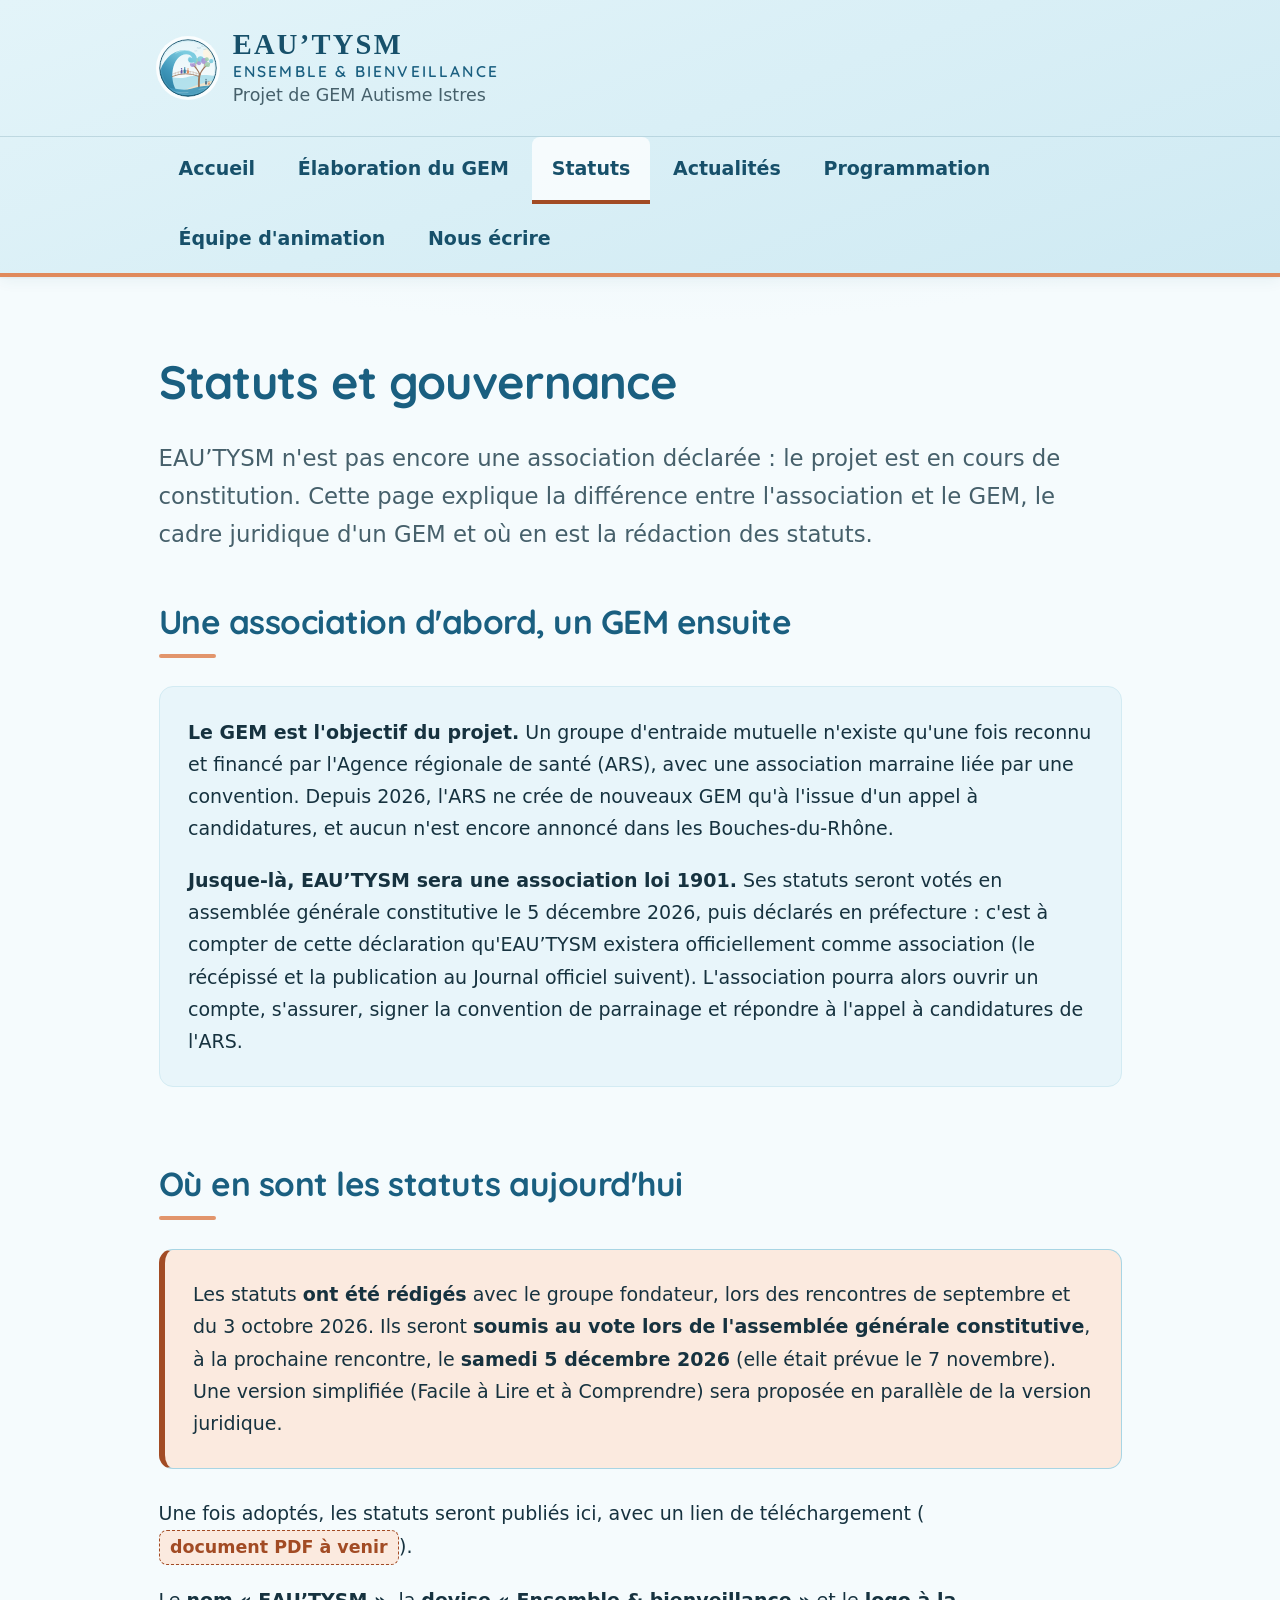
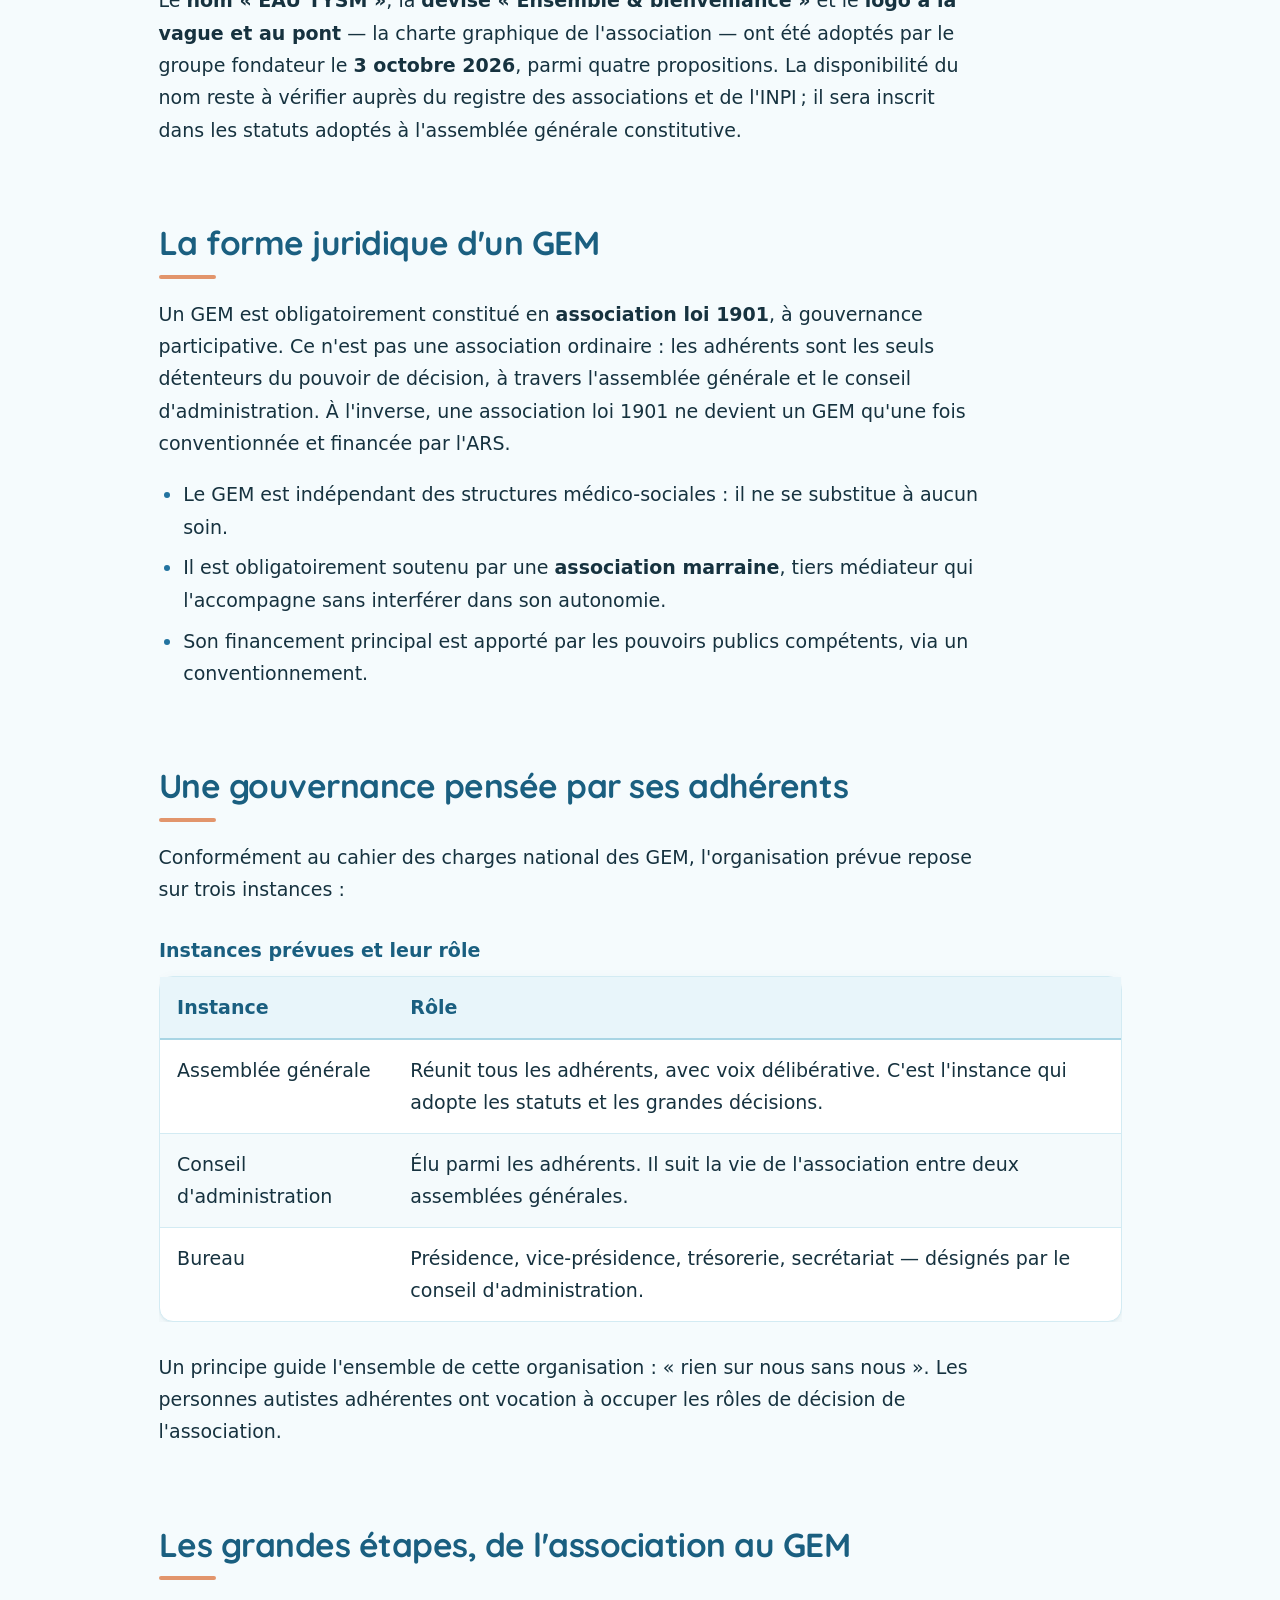
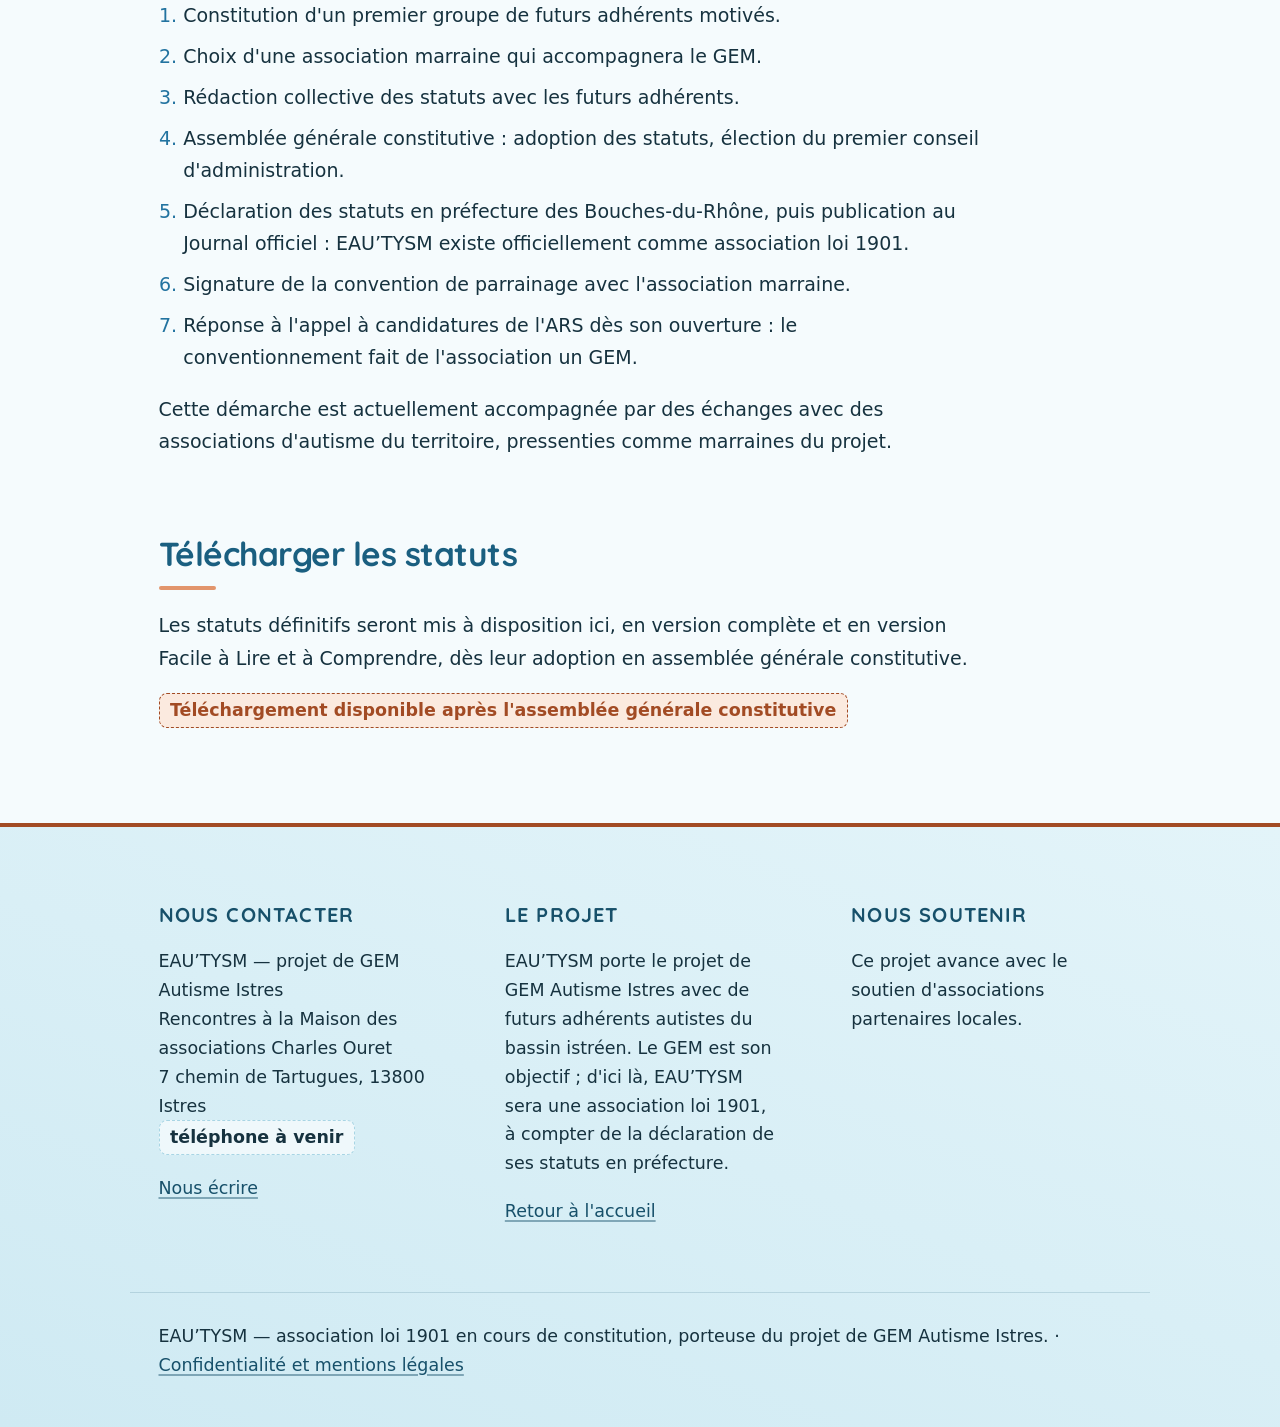
<file: statuts.html>
<!DOCTYPE html>
<html lang="fr">
<head>
  <meta charset="UTF-8">
  <meta name="viewport" content="width=device-width, initial-scale=1.0">
  <title>Statuts — EAU’TYSM · projet de GEM Autisme Istres</title>
  <meta name="description" content="L'association EAU’TYSM (projet de GEM Autisme Istres) est en cours de création : cadre juridique, gouvernance et étapes de constitution.">
  <link rel="icon" href="assets/img/favicon.svg" type="image/svg+xml">
  <meta name="theme-color" content="#e3f4f9">
  <link rel="stylesheet" href="css/style.css">
</head>
<body>
  <a class="lien-evitement" href="#contenu-principal">Aller au contenu principal</a>

  <header class="entete">
    <div class="conteneur entete-barre">
      <a class="entete-identite" href="index.html">
        <img class="entete-logo" src="assets/img/logo-eautysm-ensemble.svg" alt="" width="58" height="58">
        <span>
          <span class="entete-nom">EAU’TYSM</span>
          <span class="entete-descriptif">Ensemble &amp; bienveillance</span>
          <span class="entete-soustitre">Projet de GEM Autisme Istres</span>
        </span>
      </a>
      <button class="bouton-menu" type="button" aria-expanded="false" aria-controls="menu-principal">
        <span aria-hidden="true">☰</span> Menu
      </button>
    </div>
    <nav class="navigation" aria-label="Navigation principale">
      <div class="conteneur">
        <ul class="navigation-liste" id="menu-principal">
          <li><a href="index.html">Accueil</a></li>
          <li><a href="premiere-rencontre.html">Élaboration du GEM</a></li>
          <li><a href="statuts.html" aria-current="page">Statuts</a></li>
          <li><a href="actualites.html">Actualités</a></li>
          <li><a href="programmation.html">Programmation</a></li>
          <li><a href="equipe.html">Équipe d'animation</a></li>
          <li><a href="contact.html">Nous écrire</a></li>
        </ul>
      </div>
    </nav>
  </header>

  <main id="contenu-principal">
    <div class="conteneur">
      <h1>Statuts et gouvernance</h1>
      <p class="intro">
        EAU’TYSM n'est pas encore une association déclarée : le projet est en cours de constitution.
        Cette page explique la différence entre l'association et le GEM, le cadre juridique d'un GEM et
        où en est la rédaction des statuts.
      </p>

      <section aria-labelledby="association-et-gem">
        <h2 id="association-et-gem">Une association d'abord, un GEM ensuite</h2>
        <div class="encadre">
          <p>
            <strong>Le GEM est l'objectif du projet.</strong> Un groupe d'entraide mutuelle n'existe qu'une
            fois reconnu et financé par l'Agence régionale de santé (ARS), avec une association marraine liée
            par une convention. Depuis 2026, l'ARS ne crée de nouveaux GEM qu'à l'issue d'un appel à
            candidatures, et aucun n'est encore annoncé dans les Bouches-du-Rhône.
          </p>
          <p>
            <strong>Jusque-là, EAU’TYSM sera une association loi 1901.</strong> Ses statuts seront votés en
            assemblée générale constitutive le 5 décembre 2026, puis déclarés en préfecture : c'est à compter
            de cette déclaration qu'EAU’TYSM existera officiellement comme association (le récépissé et la
            publication au Journal officiel suivent). L'association pourra alors ouvrir un compte, s'assurer,
            signer la convention de parrainage et répondre à l'appel à candidatures de l'ARS.
          </p>
        </div>
      </section>

      <section aria-labelledby="etat-actuel">
        <h2 id="etat-actuel">Où en sont les statuts aujourd'hui</h2>
        <div class="encadre encadre-accent">
          <p>
            Les statuts <strong>ont été rédigés</strong> avec le groupe fondateur, lors des rencontres de
            septembre et du 3 octobre 2026. Ils seront <strong>soumis au vote lors de l'assemblée générale
            constitutive</strong>, à la prochaine rencontre, le <strong>samedi 5 décembre 2026</strong> (elle était prévue le 7 novembre).
            Une version simplifiée (Facile à Lire et à Comprendre) sera proposée en parallèle de la version
            juridique.
          </p>
        </div>
        <p>
          Une fois adoptés, les statuts seront publiés ici, avec un lien de téléchargement
          (<span class="a-completer">document PDF à venir</span>).
        </p>
        <p>
          Le <strong>nom « EAU’TYSM »</strong>, la <strong>devise « Ensemble &amp; bienveillance »</strong> et le
          <strong>logo à la vague et au pont</strong> — la charte graphique de l'association — ont été
          adoptés par le groupe fondateur le <strong>3 octobre 2026</strong>, parmi quatre propositions. La disponibilité du nom
          reste à vérifier auprès du registre des associations et de l'INPI&#8239;; il sera
          inscrit dans les statuts adoptés à l'assemblée générale constitutive.
        </p>
      </section>

      <section aria-labelledby="forme-juridique">
        <h2 id="forme-juridique">La forme juridique d'un GEM</h2>
        <p>
          Un GEM est obligatoirement constitué en <strong>association loi 1901</strong>, à gouvernance
          participative. Ce n'est pas une association ordinaire : les adhérents sont les seuls détenteurs du
          pouvoir de décision, à travers l'assemblée générale et le conseil d'administration. À l'inverse,
          une association loi 1901 ne devient un GEM qu'une fois conventionnée et financée par l'ARS.
        </p>
        <ul>
          <li>Le GEM est indépendant des structures médico-sociales : il ne se substitue à aucun soin.</li>
          <li>Il est obligatoirement soutenu par une <strong>association marraine</strong>, tiers médiateur qui l'accompagne sans interférer dans son autonomie.</li>
          <li>Son financement principal est apporté par les pouvoirs publics compétents, via un conventionnement.</li>
        </ul>
      </section>

      <section aria-labelledby="gouvernance">
        <h2 id="gouvernance">Une gouvernance pensée par ses adhérents</h2>
        <p>
          Conformément au cahier des charges national des GEM, l'organisation prévue repose sur trois
          instances :
        </p>
        <div class="tableau-defilant" role="region" aria-label="Instances prévues et leur rôle" tabindex="0">
        <table class="tableau-simple">
          <caption>Instances prévues et leur rôle</caption>
          <thead>
            <tr>
              <th scope="col">Instance</th>
              <th scope="col">Rôle</th>
            </tr>
          </thead>
          <tbody>
            <tr>
              <td>Assemblée générale</td>
              <td>Réunit tous les adhérents, avec voix délibérative. C'est l'instance qui adopte les statuts et les grandes décisions.</td>
            </tr>
            <tr>
              <td>Conseil d'administration</td>
              <td>Élu parmi les adhérents. Il suit la vie de l'association entre deux assemblées générales.</td>
            </tr>
            <tr>
              <td>Bureau</td>
              <td>Présidence, vice-présidence, trésorerie, secrétariat — désignés par le conseil d'administration.</td>
            </tr>
          </tbody>
        </table>
        </div>
        <p>
          Un principe guide l'ensemble de cette organisation : « rien sur nous sans nous ». Les personnes
          autistes adhérentes ont vocation à occuper les rôles de décision de l'association.
        </p>
      </section>

      <section aria-labelledby="etapes-creation">
        <h2 id="etapes-creation">Les grandes étapes, de l'association au GEM</h2>
        <ol>
          <li>Constitution d'un premier groupe de futurs adhérents motivés.</li>
          <li>Choix d'une association marraine qui accompagnera le GEM.</li>
          <li>Rédaction collective des statuts avec les futurs adhérents.</li>
          <li>Assemblée générale constitutive : adoption des statuts, élection du premier conseil d'administration.</li>
          <li>Déclaration des statuts en préfecture des Bouches-du-Rhône, puis publication au Journal officiel : EAU’TYSM existe officiellement comme association loi 1901.</li>
          <li>Signature de la convention de parrainage avec l'association marraine.</li>
          <li>Réponse à l'appel à candidatures de l'ARS dès son ouverture : le conventionnement fait de l'association un GEM.</li>
        </ol>
        <p>
          Cette démarche est actuellement accompagnée par des échanges avec des associations d'autisme du
          territoire, pressenties comme marraines du projet.
        </p>
      </section>

      <section aria-labelledby="telechargement">
        <h2 id="telechargement">Télécharger les statuts</h2>
        <p>
          Les statuts définitifs seront mis à disposition ici, en version complète et en version Facile à Lire
          et à Comprendre, dès leur adoption en assemblée générale constitutive.
        </p>
        <p><span class="a-completer">Téléchargement disponible après l'assemblée générale constitutive</span></p>
      </section>

    </div>
  </main>

  <footer class="pied">
    <div class="conteneur pied-grille">
      <div>
        <h2>Nous contacter</h2>
        <p>EAU’TYSM — projet de GEM Autisme Istres<br>
        Rencontres à la Maison des associations Charles Ouret<br>
        7 chemin de Tartugues, 13800 Istres<br>
        <span class="a-completer">téléphone à venir</span></p>
        <p><a href="contact.html">Nous écrire</a></p>
      </div>
      <div>
        <h2>Le projet</h2>
        <p>EAU’TYSM porte le projet de GEM Autisme Istres avec de futurs adhérents autistes du bassin istréen. Le GEM est son objectif ; d'ici là, EAU’TYSM sera une association loi 1901, à compter de la déclaration de ses statuts en préfecture.</p>
        <p><a href="index.html">Retour à l'accueil</a></p>
      </div>
      <div>
        <h2>Nous soutenir</h2>
        <p>Ce projet avance avec le soutien d'associations partenaires locales.</p>
      </div>
    </div>
    <div class="conteneur pied-mentions">
      <p>EAU’TYSM — association loi 1901 en cours de constitution, porteuse du projet de GEM Autisme Istres. · <a href="confidentialite.html">Confidentialité et mentions légales</a></p>
    </div>
  </footer>

  <script src="js/main.js"></script>
  <script src="js/animations.js"></script>
</body>
</html>
</file>
<file: css/style.css>
/* ==========================================================================
   GEM Autisme Istres — feuille de styles commune
   Sommaire :
   1. Variables (couleurs, espacements, typographie)
   2. Réinitialisation légère et bases
   3. Typographie
   4. Mise en page générale (layout)
   5. En-tête et navigation
   6. Pied de page
   7. Composants (cartes, boutons, encadrés, tableaux)
   8. Formulaire de contact
   9. Pages spécifiques
  10. Responsive (mobile-first : 600px, 900px)
  11. Accessibilité (focus, reduced-motion) et impression
  12. Micro-animations (apparition douce au défilement)
  13. Marque EAU’TYSM (bandeau d'identité de la page d'accueil)
  14. Page « Le chemin parcouru » (animation des étapes du projet)

   Principes : confort sensoriel avant tout (contrastes doux mais conformes
   AA, mouvements très discrets, rien de clignotant), aucune dépendance
   externe (pas de CDN, pas de police distante — Quicksand est hébergée
   dans le site —, pas de framework). Les seules
   animations d'entrée du site sont de très légers fondus au défilement
   (section 12), ajoutés en amélioration progressive et désactivés dès que
   la personne a demandé de réduire les animations.
   ========================================================================== */

/* 1. Variables
   -------------------------------------------------------------------- */
/* Quicksand (police du logo), fichier local, graisses 300 à 700 */
@font-face {
  font-family: "Quicksand";
  src: url("../assets/fonts/quicksand-latin-variable.woff2") format("woff2");
  font-weight: 300 700;
  font-style: normal;
  font-display: swap;
}

:root {
  /* Couleurs — charte EAU’TYSM « Ensemble & bienveillance », reprise du logo
     choisi par le groupe fondateur le 3 octobre 2026 (proposition D) :
     anneau bleu de mer #17506a, vague #1f6f8f / #3f97bb / #7ccce0, ciel
     #e3f4f9, sable #efe2cc, feuillages lilas #a995d6 et vert d'eau #9fcfae,
     personnages violet #6a58a8 et orange #e08a5c. Les teintes claires servent
     telles quelles en décoration ; pour le texte et les fonds colorés, des
     versions assombries garantissent AA (l'orange du logo ne monte qu'à
     2,6:1 sur fond clair : il ne porte jamais de texte).
     Contrastes vérifiés AA, voir CLAUDE.md § 5. */
  --couleur-fond: #f5fbfd;
  --couleur-fond-alt: #e8f5fa;
  --couleur-fond-creme: #ffffff;
  --couleur-texte: #16323f;
  --couleur-texte-doux: #46606b;
  --couleur-primaire: #2273a0;
  --couleur-primaire-fonce: #1a5f80;
  --couleur-primaire-profond: #17506a;
  --couleur-primaire-clair: #7ccce0;
  --couleur-accent: #a24b24;
  --couleur-accent-clair: #e08a5c;
  --couleur-accent-fond: #fbeadf;
  --couleur-primaire-fond: #e3f4f9;
  --couleur-bordure: #d3ebf3;
  --couleur-bordure-forte: #a8d5e4;
  --couleur-blanc: #ffffff;
  --couleur-lien-visite: #17506a;

  /* Fonds des grands aplats (en-tête, bandeau d'accueil, pied de page) :
     ciel clair du logo vers azur pâle, texte en bleu foncé (30/10/2026,
     à la place des anciens dégradés bleu profond). */
  --couleur-ciel: #e3f4f9;
  --couleur-ciel-moyen: #cfeaf3;

  /* Couleurs brutes du logo — aplats décoratifs uniquement, jamais de texte
     (sauf l'azur, lisible sur les fonds bleus profonds de l'en-tête) */
  --couleur-azur: #7ccce0;
  --couleur-azur-pale: #a8dce9;
  --couleur-mer: #3f97bb;
  --couleur-sable: #efe2cc;
  --couleur-lilas: #a995d6;
  --couleur-violet: #6a58a8;
  --couleur-vert: #9fcfae;
  --couleur-vert-fonce: #6fae84;
  --couleur-orange: #e08a5c;

  /* Typographie — texte courant en pile système ; titres et nom en
     Quicksand, la police du logo, hébergée dans le site (assets/fonts,
     licence OFL) : aucune ressource externe n'est appelée. */
  --police-base: ui-sans-serif, system-ui, -apple-system, "Segoe UI", Roboto,
    "Helvetica Neue", Arial, sans-serif;
  --police-titre: "Quicksand", var(--police-base);
  /* Marque EAU’TYSM : le nom est en capitales à empattements sur le logo ;
     on reprend une pile serif système (aucune police distante). La devise
     reste en Quicksand, comme sur le logo. */
  --police-marque: "Iowan Old Style", "Palatino Linotype", Palatino,
    "Book Antiqua", Georgia, "Times New Roman", serif;
  --police-devise: "Quicksand", var(--police-base);
  --taille-base: 18px;
  --hauteur-ligne: 1.7;
  --mesure-lecture: 68ch;

  /* Échelle typographique fluide */
  --texte-xs: 0.82rem;
  --texte-sm: 0.92rem;
  --texte-md: 1rem;
  --texte-lg: clamp(1.05rem, 0.98rem + 0.35vw, 1.2rem);
  --titre-h3: clamp(1.15rem, 1.08rem + 0.35vw, 1.3rem);
  --titre-h2: clamp(1.4rem, 1.25rem + 0.75vw, 1.75rem);
  --titre-h1: clamp(1.75rem, 1.45rem + 1.5vw, 2.5rem);

  /* Espacements */
  --espace-xs: 0.5rem;
  --espace-sm: 1rem;
  --espace-md: 1.5rem;
  --espace-lg: 2.5rem;
  --espace-xl: 4rem;

  /* Mise en page */
  --largeur-contenu: 1020px;
  --rayon-bordure: 14px;
  --rayon-petit: 8px;

  /* Ombres douces et transitions (discrètes, pensées pour un public sensible) */
  --ombre-douce: 0 1px 2px rgba(23, 80, 106, 0.05), 0 4px 14px rgba(23, 80, 106, 0.06);
  --ombre-moyenne: 0 2px 6px rgba(23, 80, 106, 0.07), 0 10px 26px rgba(23, 80, 106, 0.09);
  --transition-douce: 0.18s ease;
}

/* 2. Réinitialisation légère et bases
   -------------------------------------------------------------------- */
*,
*::before,
*::after {
  box-sizing: border-box;
}

html {
  font-size: var(--taille-base);
  scroll-behavior: smooth;
  -webkit-text-size-adjust: 100%;
}

body {
  margin: 0;
  min-height: 100vh;
  display: flex;
  flex-direction: column;
  font-family: var(--police-base);
  color: var(--couleur-texte);
  background-color: var(--couleur-fond);
  line-height: var(--hauteur-ligne);
  text-align: left;
  /* Léger halo lumineux en haut de page : rend le fond crème moins plat
     sans introduire de contraste fort. */
  background-image: radial-gradient(
    120% 60% at 50% 0%,
    rgba(230, 243, 248, 0.9) 0%,
    rgba(243, 249, 251, 0) 60%
  );
  background-repeat: no-repeat;
  background-attachment: fixed;
  -webkit-font-smoothing: antialiased;
  text-rendering: optimizeLegibility;
}

img {
  max-width: 100%;
  height: auto;
  display: block;
}

/* 3. Typographie
   -------------------------------------------------------------------- */
h1,
h2,
h3,
h4 {
  font-family: var(--police-titre);
  color: var(--couleur-primaire-fonce);
  line-height: 1.25;
  text-wrap: balance;
  letter-spacing: -0.015em;
}

h1 {
  font-size: var(--titre-h1);
  font-weight: 800;
  margin: 0 0 var(--espace-md);
}

h2 {
  font-size: var(--titre-h2);
  font-weight: 700;
  margin: var(--espace-xl) 0 var(--espace-sm);
}

/* Petit trait d'accent sous les titres de section : repère visuel calme,
   qui aide à segmenter la page sans multiplier les couleurs. */
main section > h2::after {
  content: "";
  display: block;
  width: 3rem;
  height: 4px;
  margin-top: 0.6rem;
  border-radius: 999px;
  background-color: var(--couleur-accent-clair);
  opacity: 0.9;
}

main section:first-of-type > h2 {
  margin-top: var(--espace-lg);
}

h3 {
  font-size: var(--titre-h3);
  font-weight: 700;
  margin: var(--espace-md) 0 var(--espace-xs);
}

/* Titre de quatrième niveau : utilisé à l'intérieur des cartes, un cran
   sous le h3 pour ne pas concurrencer les titres de section. */
h4 {
  font-size: 1.06rem;
  font-weight: 700;
  margin: var(--espace-sm) 0 var(--espace-xs);
}

p,
ul,
ol {
  margin: 0 0 var(--espace-sm);
}

ul,
ol {
  padding-left: 1.3rem;
}

li {
  margin-bottom: 0.45rem;
}

li::marker {
  color: var(--couleur-primaire);
}

/* Confort de lecture : les paragraphes de premier niveau ne dépassent pas
   une longueur de ligne confortable, même sur grand écran. */
main .conteneur > section > p,
main .conteneur > section > ul,
main .conteneur > section > ol,
main .conteneur > p,
main .conteneur > ul {
  max-width: var(--mesure-lecture);
}

a {
  color: var(--couleur-lien-visite);
  text-decoration-thickness: 2px;
  text-underline-offset: 3px;
  text-decoration-color: rgba(34, 115, 160, 0.4);
  transition: color var(--transition-douce), text-decoration-color var(--transition-douce);
}

a:hover {
  color: var(--couleur-primaire-fonce);
  text-decoration-color: currentColor;
}

strong {
  color: var(--couleur-texte);
  font-weight: 700;
}

::selection {
  background-color: var(--couleur-accent-fond);
  color: var(--couleur-texte);
}

/* 4. Mise en page générale
   -------------------------------------------------------------------- */
.conteneur {
  width: 100%;
  max-width: var(--largeur-contenu);
  margin: 0 auto;
  padding: 0 var(--espace-md);
}

main {
  flex: 1 0 auto;
  padding: var(--espace-lg) 0 var(--espace-xl);
}

.lien-evitement {
  position: absolute;
  left: -999px;
  top: auto;
  background: var(--couleur-primaire-fonce);
  color: var(--couleur-blanc);
  padding: var(--espace-xs) var(--espace-sm);
  z-index: 100;
  border-radius: var(--rayon-petit);
  box-shadow: var(--ombre-moyenne);
}

.lien-evitement:focus {
  left: var(--espace-sm);
  top: var(--espace-sm);
}

/* 5. En-tête et navigation
   -------------------------------------------------------------------- */
.entete {
  background-color: var(--couleur-ciel);
  background-image: linear-gradient(
    160deg,
    var(--couleur-ciel) 0%,
    var(--couleur-ciel-moyen) 100%
  );
  color: var(--couleur-primaire-profond);
  border-bottom: 4px solid var(--couleur-orange);
  box-shadow: var(--ombre-douce);
}

.entete-barre {
  display: flex;
  align-items: center;
  justify-content: space-between;
  flex-wrap: wrap;
  /* Padding horizontal repris de .conteneur : sans lui, le logo et le bouton
     Menu collent au bord de l'écran sur mobile. */
  padding: var(--espace-md);
  gap: var(--espace-sm);
}

.entete-identite {
  display: flex;
  align-items: center;
  gap: 0.85rem;
  text-decoration: none;
  color: var(--couleur-primaire-profond);
  border-radius: var(--rayon-petit);
}

.entete-identite:hover {
  color: var(--couleur-primaire-profond);
}

.entete-logo {
  width: 58px;
  height: 58px;
  flex-shrink: 0;
  display: block;
  border-radius: 50%;
  /* Halo blanc : détache le logo du fond ciel de l'en-tête */
  box-shadow: 0 0 0 3px rgba(255, 255, 255, 0.85);
}

/* Nom de l'association : capitales à empattements, comme sur le logo */
.entete-nom {
  display: block;
  font-family: var(--police-marque);
  font-size: 1.5rem;
  font-weight: 600;
  line-height: 1.1;
  letter-spacing: 0.08em;
}

.entete-descriptif {
  display: block;
  font-family: var(--police-devise);
  font-size: var(--texte-xs);
  font-weight: 600;
  line-height: 1.5;
  letter-spacing: 0.14em;
  text-transform: uppercase;
  color: var(--couleur-primaire-fonce);
}

.entete-soustitre {
  display: block;
  font-size: var(--texte-sm);
  font-weight: 400;
  line-height: 1.4;
  color: var(--couleur-texte-doux);
}

.bouton-menu {
  display: inline-flex;
  align-items: center;
  gap: 0.45rem;
  background: rgba(255, 255, 255, 0.55);
  border: 2px solid var(--couleur-primaire-fonce);
  color: var(--couleur-primaire-profond);
  padding: 0.5rem 0.9rem;
  border-radius: 999px;
  font-family: inherit;
  font-size: var(--texte-md);
  font-weight: 600;
  cursor: pointer;
  transition: background-color var(--transition-douce);
}

.bouton-menu:hover {
  background: rgba(255, 255, 255, 0.9);
}

.navigation {
  border-top: 1px solid rgba(23, 80, 106, 0.16);
}

.navigation-liste {
  list-style: none;
  margin: 0;
  padding: 0;
  display: none;
  flex-direction: column;
}

.navigation-liste li {
  margin-bottom: 0;
}

.navigation-liste.ouverte {
  display: flex;
  padding-bottom: var(--espace-xs);
}

.navigation-liste a {
  display: block;
  color: var(--couleur-primaire-profond);
  text-decoration: none;
  font-weight: 600;
  padding: 0.7rem var(--espace-sm);
  border-left: 4px solid transparent;
  transition: background-color var(--transition-douce), border-color var(--transition-douce);
}

.navigation-liste a:hover,
.navigation-liste a:focus {
  background-color: rgba(255, 255, 255, 0.6);
  color: var(--couleur-primaire-profond);
}

.navigation-liste a[aria-current="page"] {
  border-left-color: var(--couleur-accent);
  font-weight: 700;
  background-color: rgba(255, 255, 255, 0.75);
}

/* 6. Pied de page
   -------------------------------------------------------------------- */
.pied {
  flex-shrink: 0;
  background-color: var(--couleur-ciel);
  background-image: linear-gradient(
    200deg,
    var(--couleur-ciel) 0%,
    var(--couleur-ciel-moyen) 100%
  );
  color: var(--couleur-texte);
  border-top: 4px solid var(--couleur-accent);
  padding: var(--espace-xl) 0 var(--espace-lg);
}

.pied a {
  color: var(--couleur-primaire-profond);
  text-decoration-color: rgba(23, 80, 106, 0.45);
}

.pied a:hover {
  color: var(--couleur-primaire-profond);
  text-decoration-color: currentColor;
}

.pied-grille {
  display: grid;
  gap: var(--espace-lg);
  grid-template-columns: 1fr;
}

.pied h2 {
  color: var(--couleur-primaire-profond);
  font-size: 1.05rem;
  text-transform: uppercase;
  letter-spacing: 0.06em;
  margin: 0 0 var(--espace-sm);
}

.pied h2::after {
  content: none;
}

.pied p {
  color: var(--couleur-texte);
  font-size: var(--texte-sm);
  line-height: 1.65;
}

.pied .a-completer {
  background-color: rgba(255, 255, 255, 0.6);
  border-color: var(--couleur-bordure-forte);
  color: var(--couleur-texte);
}

.pied-mentions {
  margin-top: var(--espace-lg);
  padding-top: var(--espace-md);
  border-top: 1px solid rgba(23, 80, 106, 0.16);
  font-size: var(--texte-sm);
  color: var(--couleur-texte-doux);
}

.pied-mentions p {
  margin: 0;
}

/* 7. Composants
   -------------------------------------------------------------------- */
.encadre {
  background-color: var(--couleur-fond-alt);
  border: 1px solid var(--couleur-bordure);
  border-radius: var(--rayon-bordure);
  padding: var(--espace-md);
  margin: var(--espace-md) 0;
}

.encadre > :last-child {
  margin-bottom: 0;
}

.encadre-accent {
  background-color: var(--couleur-accent-fond);
  border-color: var(--couleur-bordure-forte);
  border-left: 6px solid var(--couleur-accent);
}

.a-completer {
  display: inline-block;
  background-color: var(--couleur-accent-fond);
  color: var(--couleur-accent);
  border: 1px dashed var(--couleur-accent);
  border-radius: var(--rayon-petit);
  padding: 0.1rem 0.55rem;
  font-size: var(--texte-sm);
  font-weight: 600;
  /* Pas de `nowrap` : cette pastille sert aussi à des phrases entières, qui
     élargissaient la page bien au-delà de l'écran sur mobile. */
  overflow-wrap: break-word;
}

.grille-cartes {
  display: grid;
  gap: var(--espace-md);
  grid-template-columns: 1fr;
  margin: var(--espace-md) 0 var(--espace-lg);
}

.carte {
  position: relative;
  overflow: hidden;
  display: flex;
  flex-direction: column;
  background-color: var(--couleur-fond-creme);
  border: 1px solid var(--couleur-bordure);
  border-radius: var(--rayon-bordure);
  padding: var(--espace-md);
  box-shadow: var(--ombre-douce);
  transition: transform var(--transition-douce), box-shadow var(--transition-douce),
    border-color var(--transition-douce);
}

/* Filet de couleur en haut de carte : donne du rythme à la grille sans
   ajouter d'aplat coloré agressif. */
.carte::before {
  content: "";
  position: absolute;
  inset: 0 0 auto 0;
  height: 4px;
  background-color: var(--couleur-primaire-clair);
}

.carte:nth-child(even)::before {
  background-color: var(--couleur-accent-clair);
}

.carte:hover {
  transform: translateY(-3px);
  box-shadow: var(--ombre-moyenne);
  border-color: var(--couleur-bordure-forte);
}

.carte h3,
.carte h4 {
  margin-top: 0.2rem;
}

.carte > :last-child {
  margin-bottom: 0;
}

.bouton {
  display: inline-flex;
  align-items: center;
  justify-content: center;
  gap: 0.4rem;
  background-color: var(--couleur-primaire);
  color: var(--couleur-blanc);
  padding: 0.75rem 1.4rem;
  border-radius: 999px;
  text-decoration: none;
  font-weight: 700;
  line-height: 1.3;
  border: 2px solid var(--couleur-primaire);
  box-shadow: var(--ombre-douce);
  transition: background-color var(--transition-douce), border-color var(--transition-douce),
    transform var(--transition-douce), box-shadow var(--transition-douce);
}

.bouton:hover,
.bouton:focus {
  background-color: var(--couleur-primaire-fonce);
  border-color: var(--couleur-primaire-fonce);
  color: var(--couleur-blanc);
  transform: translateY(-2px);
  box-shadow: var(--ombre-moyenne);
  text-decoration-color: transparent;
}

.bouton-secondaire {
  background-color: transparent;
  color: var(--couleur-primaire);
  box-shadow: none;
}

.bouton-secondaire:hover,
.bouton-secondaire:focus {
  background-color: var(--couleur-primaire);
  color: var(--couleur-blanc);
}

/* Mention « nouvel onglet » : lisible par les lecteurs d'écran et visible,
   mais volontairement discrète dans le bouton. */
.lien-externe-info {
  font-weight: 400;
  font-size: var(--texte-sm);
  opacity: 0.85;
}

/* Groupe de boutons d'action (plan d'accès, etc.) : alignés, espacés, responsive. */
.groupe-boutons {
  display: flex;
  flex-wrap: wrap;
  gap: var(--espace-sm);
  margin: var(--espace-md) 0;
}

/* Conteneur pour les tableaux trop larges pour un écran de téléphone : le
   tableau défile horizontalement à l'intérieur, la page elle-même ne bouge
   pas. Rendu focusable (tabindex) pour rester utilisable au clavier. */
.tableau-defilant {
  overflow-x: auto;
  -webkit-overflow-scrolling: touch;
  margin: var(--espace-md) 0;
  container-type: inline-size;
}

/* La légende suit la largeur visible du cadre, et non celle du tableau :
   sans cela, son texte est tronqué à droite sur mobile. */
.tableau-defilant caption {
  position: sticky;
  left: 0;
  inline-size: 100cqi;
}

/* Pas de min-width : un tableau ne se comprime jamais sous sa largeur de
   contenu, le défilement ne se déclenche donc que s'il est réellement trop
   large pour l'écran. */
.tableau-defilant .tableau-simple {
  margin: 0;
}

.tableau-defilant:focus-visible {
  outline: 3px solid var(--couleur-accent);
  outline-offset: 2px;
}

.tableau-simple {
  width: 100%;
  border-collapse: separate;
  border-spacing: 0;
  margin: var(--espace-md) 0;
  background-color: var(--couleur-fond-creme);
  border: 1px solid var(--couleur-bordure);
  border-radius: var(--rayon-bordure);
  overflow: hidden;
  box-shadow: var(--ombre-douce);
}

.tableau-simple caption {
  text-align: left;
  font-weight: 700;
  color: var(--couleur-primaire-fonce);
  margin-bottom: var(--espace-xs);
}

.tableau-simple th,
.tableau-simple td {
  text-align: left;
  padding: 0.75rem 0.9rem;
  border-bottom: 1px solid var(--couleur-bordure);
  vertical-align: top;
}

.tableau-simple th {
  background-color: var(--couleur-fond-alt);
  color: var(--couleur-primaire-fonce);
}

.tableau-simple thead th {
  border-bottom: 2px solid var(--couleur-bordure-forte);
}

.tableau-simple tbody tr:last-child th,
.tableau-simple tbody tr:last-child td {
  border-bottom: none;
}

.tableau-simple tbody tr:nth-child(even) td {
  background-color: rgba(230, 243, 248, 0.45);
}

.fil-ariane {
  font-size: var(--texte-sm);
  color: var(--couleur-texte-doux);
  margin-bottom: var(--espace-md);
}

.grille-icones {
  display: grid;
  gap: var(--espace-md);
  grid-template-columns: 1fr;
  margin: var(--espace-md) 0 var(--espace-lg);
}

.carte-icone {
  display: flex;
  gap: var(--espace-sm);
  align-items: flex-start;
  background-color: var(--couleur-fond-alt);
  border: 1px solid var(--couleur-bordure);
  border-radius: var(--rayon-bordure);
  padding: var(--espace-md);
}

.carte-icone:nth-child(even) {
  background-color: var(--couleur-primaire-fond);
}

.carte-icone > div > :last-child {
  margin-bottom: 0;
}

.icone-cercle {
  flex-shrink: 0;
  width: 46px;
  height: 46px;
  border-radius: 50%;
  background-color: var(--couleur-primaire);
  display: flex;
  align-items: center;
  justify-content: center;
  font-size: 1.3rem;
  color: var(--couleur-blanc);
  box-shadow: 0 0 0 4px rgba(34, 115, 160, 0.12);
}

.icone-cercle svg {
  width: 22px;
  height: 22px;
}

.carte-icone h3 {
  margin-top: 0;
}

/* Chronologie — infographie du déroulé d'une séance */
.chronologie {
  list-style: none;
  padding-left: var(--espace-md);
  margin: var(--espace-md) 0 var(--espace-lg);
  border-left: 3px solid var(--couleur-bordure);
}

.chronologie-etape {
  position: relative;
  padding-bottom: var(--espace-lg);
}

.chronologie-etape:last-child {
  padding-bottom: 0;
}

.chronologie-etape::before {
  content: "";
  position: absolute;
  left: calc(-1 * var(--espace-md) - 9px);
  top: 0.35rem;
  width: 16px;
  height: 16px;
  border-radius: 50%;
  background-color: var(--couleur-primaire);
  border: 3px solid var(--couleur-fond);
  box-shadow: 0 0 0 2px var(--couleur-bordure-forte);
}

.chronologie-etape:nth-child(even)::before {
  background-color: var(--couleur-accent);
}

.chronologie-heure {
  display: inline-block;
  font-weight: 700;
  color: var(--couleur-primaire-fonce);
  background-color: var(--couleur-primaire-fond);
  border: 1px solid var(--couleur-bordure);
  border-radius: 999px;
  padding: 0.15rem 0.75rem;
  font-size: var(--texte-sm);
  margin-bottom: 0.35rem;
}

.chronologie-etape h3 {
  margin-top: 0.2rem;
}

/* 8. Formulaire de contact
   -------------------------------------------------------------------- */
/* Bandeau d'information (ex. formulaire pas encore actif) */
.bandeau-info {
  display: flex;
  gap: var(--espace-sm);
  align-items: flex-start;
  background-color: var(--couleur-accent-fond);
  border: 1px solid var(--couleur-bordure-forte);
  border-left: 6px solid var(--couleur-accent);
  border-radius: var(--rayon-bordure);
  padding: var(--espace-md);
  margin: 0 0 var(--espace-lg);
  box-shadow: var(--ombre-douce);
}

.bandeau-info-icone {
  flex-shrink: 0;
  font-size: 1.4rem;
  line-height: 1.2;
}

.bandeau-info p {
  margin: 0 0 0.4rem;
}

.bandeau-info p:last-child {
  margin-bottom: 0;
}

.formulaire-contact {
  background-color: var(--couleur-fond-creme);
  border: 1px solid var(--couleur-bordure);
  border-radius: var(--rayon-bordure);
  padding: var(--espace-lg) var(--espace-md);
  box-shadow: var(--ombre-douce);
  max-width: 680px;
}

.formulaire-contact fieldset {
  border: none;
  border-top: 2px solid var(--couleur-bordure);
  padding: var(--espace-md) 0 0;
  margin: 0 0 var(--espace-md);
}

.formulaire-contact fieldset:first-of-type {
  border-top: none;
  padding-top: 0;
}

.formulaire-contact legend {
  font-weight: 700;
  font-size: 1.15rem;
  color: var(--couleur-primaire-fonce);
  padding: 0;
  margin-bottom: var(--espace-xs);
}

.champ {
  margin-bottom: var(--espace-md);
}

.champ > label {
  display: block;
  font-weight: 600;
  margin-bottom: 0.35rem;
}

.champ-aide {
  display: block;
  font-size: var(--texte-sm);
  color: var(--couleur-texte-doux);
  margin-bottom: 0.4rem;
  max-width: var(--mesure-lecture);
}

.obligatoire {
  color: var(--couleur-accent);
  font-weight: 700;
}

.formulaire-contact input[type="text"],
.formulaire-contact input[type="email"],
.formulaire-contact input[type="tel"],
.formulaire-contact textarea {
  width: 100%;
  font-family: inherit;
  font-size: var(--texte-md);
  color: var(--couleur-texte);
  background-color: var(--couleur-fond);
  border: 2px solid var(--couleur-bordure-forte);
  border-radius: var(--rayon-petit);
  padding: 0.65rem 0.75rem;
  transition: border-color var(--transition-douce), box-shadow var(--transition-douce),
    background-color var(--transition-douce);
}

.formulaire-contact textarea {
  min-height: 8rem;
  resize: vertical;
}

.formulaire-contact input:focus,
.formulaire-contact textarea:focus {
  outline: none;
  border-color: var(--couleur-primaire);
  background-color: var(--couleur-blanc);
  box-shadow: 0 0 0 4px var(--couleur-primaire-fond);
}

/* Champ en erreur */
.formulaire-contact input[aria-invalid="true"],
.formulaire-contact textarea[aria-invalid="true"] {
  border-color: var(--couleur-accent);
}

.erreur-champ {
  display: block;
  color: var(--couleur-accent);
  font-size: var(--texte-sm);
  font-weight: 600;
  margin-top: 0.3rem;
}

/* Groupe de cases / boutons radio */
.groupe-choix {
  display: grid;
  gap: 0.5rem;
}

.choix {
  display: flex;
  align-items: flex-start;
  gap: 0.65rem;
  background-color: var(--couleur-fond);
  border: 1px solid var(--couleur-bordure);
  border-radius: var(--rayon-petit);
  padding: 0.65rem 0.85rem;
  cursor: pointer;
  transition: border-color var(--transition-douce), background-color var(--transition-douce);
}

.choix:hover {
  border-color: var(--couleur-primaire-clair);
  background-color: var(--couleur-primaire-fond);
}

.choix:has(input:checked) {
  border-color: var(--couleur-primaire);
  background-color: var(--couleur-primaire-fond);
}

.choix input {
  margin-top: 0.3rem;
  width: 1.1rem;
  height: 1.1rem;
  flex-shrink: 0;
  accent-color: var(--couleur-primaire);
}

.choix span {
  font-weight: 400;
}

/* Consentement */
.champ-consentement {
  display: flex;
  align-items: flex-start;
  gap: 0.65rem;
  background-color: var(--couleur-fond-alt);
  border: 1px solid var(--couleur-bordure);
  border-radius: var(--rayon-petit);
  padding: var(--espace-sm);
}

.champ-consentement input {
  margin-top: 0.3rem;
  width: 1.1rem;
  height: 1.1rem;
  flex-shrink: 0;
  accent-color: var(--couleur-primaire);
}

.champ-consentement label {
  font-weight: 400;
  font-size: 0.95rem;
}

/* Honeypot anti-spam : invisible pour les humains, laissé vide */
.champ-appat {
  position: absolute;
  left: -9999px;
  width: 1px;
  height: 1px;
  overflow: hidden;
}

/* Bouton d'envoi (peut être désactivé tant que le formulaire n'est pas actif) */
.formulaire-contact button[type="submit"] {
  font-family: inherit;
  font-size: 1.05rem;
  cursor: pointer;
}

.formulaire-contact button[type="submit"]:disabled {
  background-color: var(--couleur-texte-doux);
  border-color: var(--couleur-texte-doux);
  opacity: 0.65;
  cursor: not-allowed;
  transform: none;
  box-shadow: none;
}

/* Messages de retour (succès / erreur) après envoi */
.message-retour {
  border-radius: var(--rayon-bordure);
  padding: var(--espace-md);
  margin-bottom: var(--espace-md);
  border: 1px solid;
  border-left-width: 6px;
}

.message-retour[hidden] {
  display: none;
}

.message-succes {
  background-color: #e4f3ea;
  border-color: #2f7d4f;
  color: #1c5334;
}

.message-erreur {
  background-color: #fbe4de;
  border-color: var(--couleur-accent);
  color: var(--couleur-accent);
}

/* 9. Pages spécifiques
   -------------------------------------------------------------------- */
.intro {
  font-size: var(--texte-lg);
  color: var(--couleur-texte-doux);
  line-height: 1.65;
}

.bloc-hero {
  position: relative;
  overflow: hidden;
  background-color: var(--couleur-fond-alt);
  background-image: linear-gradient(
    135deg,
    var(--couleur-primaire-fond) 0%,
    var(--couleur-fond-creme) 55%,
    var(--couleur-fond-alt) 100%
  );
  border: 1px solid var(--couleur-bordure);
  border-radius: calc(var(--rayon-bordure) + 6px);
  padding: var(--espace-lg) var(--espace-md);
  margin-bottom: var(--espace-lg);
  box-shadow: var(--ombre-douce);
}

/* Halo décoratif très doux dans l'angle : donne de la profondeur au bloc
   d'accroche sans motif chargé. */
.bloc-hero::after {
  content: "";
  position: absolute;
  right: -80px;
  top: -80px;
  width: 260px;
  height: 260px;
  border-radius: 50%;
  background: radial-gradient(circle, rgba(124, 204, 224, 0.3) 0%, rgba(124, 204, 224, 0) 70%);
  pointer-events: none;
}

.bloc-hero > * {
  position: relative;
  z-index: 1;
}

.bloc-hero h1 {
  margin-bottom: var(--espace-sm);
}

.bloc-hero > :last-child {
  margin-bottom: 0;
}

.bloc-hero-avec-illustration {
  display: flex;
  flex-direction: column-reverse;
  align-items: center;
  gap: var(--espace-lg);
}

.bloc-hero-texte {
  flex: 1;
  min-width: 0;
  position: relative;
  z-index: 1;
}

.bloc-hero-texte > :last-child {
  margin-bottom: 0;
}

.bloc-hero-illustration {
  width: 160px;
  height: auto;
  border-radius: var(--rayon-bordure);
  flex-shrink: 0;
  position: relative;
  z-index: 1;
}

/* Encart vertical de l'accueil, à la place de l'illustration :
   annonce que le programme y sera affiché. Sur mobile, il passe sous le texte. */
.bloc-hero-avec-illustration:has(.bloc-hero-programme) {
  flex-direction: column;
}

.bloc-hero-programme {
  width: 100%;
  max-width: 20rem;
  flex-shrink: 0;
  position: relative;
  z-index: 1;
  display: flex;
  flex-direction: column;
  justify-content: center;
  text-align: center;
  padding: var(--espace-md);
  background-color: var(--couleur-accent-fond);
  border: 2px dashed var(--couleur-accent);
  border-radius: var(--rayon-bordure);
}

.bloc-hero-programme p {
  margin: 0;
}

.bloc-hero-programme .bloc-hero-programme-titre {
  font-family: var(--police-titre, inherit);
  font-weight: 700;
  font-size: 1.25rem;
  color: var(--couleur-accent);
  margin-bottom: var(--espace-sm, 0.5rem);
}

/* Affiche de la prochaine rencontre, dans l'encart Programme de l'accueil */
.bloc-hero-programme-affiche {
  border-style: solid;
  gap: var(--espace-sm, 0.5rem);
}

.bloc-hero-affiche-lien {
  display: block;
  border-radius: 6px;
}

.bloc-hero-affiche-lien img {
  display: block;
  width: 100%;
  height: auto;
  border-radius: 6px;
  box-shadow: 0 2px 8px rgba(15, 61, 82, 0.18);
}

.bloc-hero-programme .bloc-hero-affiche-legende {
  font-size: 0.95rem;
  line-height: 1.4;
}

.bloc-hero-programme .bloc-hero-affiche-telecharger {
  font-size: 0.9rem;
}

.liste-etapes {
  list-style: none;
  padding-left: 0;
}

.liste-etapes li {
  padding-left: 2.3rem;
  position: relative;
  margin-bottom: var(--espace-sm);
}

.liste-etapes li::before {
  content: "";
  position: absolute;
  left: 0.35rem;
  top: 0.6rem;
  width: 12px;
  height: 12px;
  border-radius: 50%;
  background-color: var(--couleur-accent);
  box-shadow: 0 0 0 4px rgba(224, 138, 92, 0.2);
}

/* Programmation — ébauche de semaine type (12/10/2026).
   Étiquettes « proposé par les membres » / « idée à valider » : le sens est
   porté par le texte, la couleur n'est qu'un repère en plus. */
.etiquette {
  display: inline-block;
  font-size: var(--texte-xs);
  font-weight: 700;
  line-height: 1.35;
  padding: 0.05rem 0.5rem;
  border-radius: 999px;
  border: 1px solid;
  white-space: nowrap;
  vertical-align: 0.05em;
}

.etiquette-membres {
  background-color: var(--couleur-primaire-fond);
  border-color: var(--couleur-bordure-forte);
  color: var(--couleur-primaire-fonce);
}

.etiquette-idee {
  background-color: var(--couleur-accent-fond);
  border-color: var(--couleur-accent-clair);
  color: var(--couleur-accent);
}

.legende-etiquettes {
  list-style: none;
  padding-left: 0;
}

.legende-etiquettes li {
  margin-bottom: var(--espace-xs);
}

/* Horaire en tête de cellule, sur sa propre ligne */
.horaire {
  display: block;
  font-weight: 700;
  color: var(--couleur-primaire-fonce);
  white-space: nowrap;
}

.horaire-en-ligne {
  font-weight: 700;
  color: var(--couleur-primaire-fonce);
  white-space: nowrap;
}

/* La semaine type a quatre colonnes de texte : sous une certaine largeur,
   elle défile dans son cadre plutôt que d'écraser ses colonnes. */
.tableau-semaine td {
  min-width: 13rem;
}

/* 10. Responsive — mobile-first, points de rupture 600px et 900px
   -------------------------------------------------------------------- */
@media (min-width: 600px) {
  .bloc-hero {
    padding: var(--espace-lg);
  }

  .bloc-hero-avec-illustration {
    flex-direction: row;
    align-items: center;
    justify-content: space-between;
    gap: var(--espace-xl);
  }

  .bloc-hero-illustration {
    width: 210px;
  }

  .bloc-hero-avec-illustration:has(.bloc-hero-programme) {
    flex-direction: row;
  }

  .bloc-hero-programme {
    width: 210px;
    min-height: 300px;
  }

  .bloc-hero-programme-affiche {
    width: 240px;
  }

  .grille-cartes {
    grid-template-columns: repeat(2, 1fr);
  }

  .grille-icones {
    grid-template-columns: repeat(2, 1fr);
  }

  .pied-grille {
    grid-template-columns: repeat(2, 1fr);
  }

  .formulaire-contact {
    padding: var(--espace-lg);
  }
}

@media (min-width: 900px) {
  html {
    font-size: calc(var(--taille-base) + 1px);
  }

  main {
    padding-top: var(--espace-xl);
  }

  .bouton-menu {
    display: none;
  }

  .navigation-liste {
    display: flex !important;
    flex-direction: row;
    flex-wrap: wrap;
    gap: 0.15rem;
    padding-bottom: 0;
  }

  .navigation-liste a {
    border-left: none;
    border-bottom: 4px solid transparent;
    padding: 0.8rem 1.05rem;
    border-radius: var(--rayon-petit) var(--rayon-petit) 0 0;
  }

  .navigation-liste a[aria-current="page"] {
    border-left-color: transparent;
    border-bottom-color: var(--couleur-accent);
    background-color: rgba(255, 255, 255, 0.75);
  }

  .grille-cartes {
    grid-template-columns: repeat(3, 1fr);
  }

  .grille-icones {
    grid-template-columns: repeat(3, 1fr);
  }

  .pied-grille {
    grid-template-columns: repeat(3, 1fr);
    gap: var(--espace-xl);
  }
}

/* 11. Accessibilité et impression
   -------------------------------------------------------------------- */
a:focus-visible,
button:focus-visible,
input:focus-visible,
textarea:focus-visible,
summary:focus-visible {
  outline: 3px solid var(--couleur-accent);
  outline-offset: 2px;
  border-radius: 4px;
}

@media (prefers-reduced-motion: reduce) {
  html {
    scroll-behavior: auto;
  }

  * {
    animation-duration: 0.001ms !important;
    animation-iteration-count: 1 !important;
    transition-duration: 0.001ms !important;
  }

  .carte:hover,
  .bouton:hover,
  .bouton:focus {
    transform: none;
  }

  /* Filet de sécurité : même si js/animations.js vérifie déjà cette
     préférence avant d'ajouter la classe .apparition, ceci couvre le cas
     où le réglage système changerait après le chargement de la page. */
  .apparition {
    opacity: 1 !important;
    transform: none !important;
    transition: none !important;
  }
}

/* Renforce les contours pour les personnes ayant activé le contraste élevé */
@media (prefers-contrast: more) {
  :root {
    --couleur-bordure: #7e9aa6;
    --couleur-bordure-forte: #4f6c79;
    --couleur-texte-doux: #2c434d;
  }
}

@media print {
  body {
    background: #fff;
    color: #000;
  }

  .entete,
  .pied,
  .bouton-menu,
  .lien-evitement {
    display: none;
  }

  .carte,
  .encadre,
  .bloc-hero,
  .formulaire-contact {
    box-shadow: none;
    border: 1px solid #999;
    background: #fff;
  }

  a {
    text-decoration: underline;
  }
}

/* 12. Micro-animations — apparition douce au défilement
   -------------------------------------------------------------------- */
/* Amélioration progressive : ces règles ne produisent un effet que si
   js/animations.js a pu ajouter la classe .js-animations sur <html>, ce
   qui suppose JavaScript disponible ET prefers-reduced-motion non activé
   (voir js/animations.js). Sans cela — pas de JavaScript, navigateur
   ancien, ou préférence « réduire les animations » — .apparition n'a
   simplement aucun style particulier et le contenu reste pleinement
   visible dès le chargement. L'apparition n'est donc jamais une condition
   d'accès au contenu, seulement un supplément visuel pour qui le souhaite. */
.js-animations .apparition {
  opacity: 0;
  transform: translateY(12px);
  transition: opacity 0.5s ease, transform 0.5s ease;
}

.js-animations .apparition.apparition-visible {
  opacity: 1;
  transform: translateY(0);
}

/* 13. Marque EAU’TYSM (bandeau d'identité de la page d'accueil)
   -------------------------------------------------------------------- */
/* Bandeau sobre : le logo, le nom et la devise, sans mouvement ni motif
   chargé. Il n'apporte aucune information nouvelle — le contenu reste
   compréhensible s'il n'est pas affiché. */
.bandeau-marque {
  display: flex;
  align-items: center;
  gap: var(--espace-md);
  flex-wrap: wrap;
  justify-content: center;
  text-align: center;
  padding: var(--espace-lg) var(--espace-md);
  margin-bottom: var(--espace-lg);
  border-radius: calc(var(--rayon-bordure) + 6px);
  background-color: var(--couleur-ciel);
  background-image: linear-gradient(
    150deg,
    var(--couleur-ciel) 0%,
    var(--couleur-ciel-moyen) 100%
  );
  color: var(--couleur-primaire-profond);
  border: 1px solid var(--couleur-bordure);
  box-shadow: var(--ombre-douce);
}

.bandeau-marque-logo {
  width: 118px;
  height: 118px;
  flex-shrink: 0;
  border-radius: 50%;
  box-shadow: 0 0 0 4px rgba(255, 255, 255, 0.85);
}

.bandeau-marque-texte {
  min-width: 0;
}

.bandeau-marque-nom {
  display: block;
  font-family: var(--police-marque);
  font-size: clamp(2rem, 1.5rem + 2.4vw, 3.1rem);
  font-weight: 600;
  line-height: 1.05;
  letter-spacing: 0.08em;
  margin: 0;
}

.bandeau-marque-devise {
  display: block;
  font-family: var(--police-devise);
  font-size: var(--texte-sm);
  font-weight: 600;
  line-height: 1.5;
  letter-spacing: 0.16em;
  text-transform: uppercase;
  margin-top: 0.5rem;
  color: var(--couleur-primaire-fonce);
}

.bandeau-marque-descriptif {
  display: block;
  font-size: var(--texte-sm);
  line-height: 1.5;
  margin-top: 0.6rem;
  color: var(--couleur-texte);
}

@media (min-width: 600px) {
  .bandeau-marque {
    flex-wrap: nowrap;
    text-align: left;
    justify-content: flex-start;
    gap: var(--espace-lg);
    padding: var(--espace-lg);
  }

  .bandeau-marque-logo {
    width: 148px;
    height: 148px;
  }
}

/* En-tête, pied et bandeau de marque sont sur fond ciel clair depuis le
   30/10/2026 : le contour de focus y garde l'orange assombri commun à tout
   le site (l'orange vif n'y aurait pas assez de contraste). */

/* En-tête compact sur petit écran : la devise y prendrait une troisième
   ligne sans rien ajouter — elle reste affichée sur le bandeau d'accueil. */
@media (max-width: 599px) {
  .entete-descriptif {
    display: none;
  }

  .entete-nom {
    font-size: 1.3rem;
  }
}

/* 14. Page « Le chemin parcouru » (animation des étapes du projet, 13/10/2026)
   --------------------------------------------------------------------
   Animation lancée uniquement par la personne (bouton « Lancer » : jamais de
   lecture automatique), pause à tout moment, rythme lent au choix, flèches du
   clavier. Sans JavaScript, la scène reste masquée (attribut hidden) et la
   frise « Toutes les étapes », écrite en HTML, donne tout le contenu.
   Avec « réduire les animations », les changements d'étape se font sans
   fondu ni tracé. La scène a son propre fond bleu profond (l'eau du logo). */
.chemin {
  --ch-1: #17506a; --ch-2: #0f3d52; --ch-3: #0a2f40;
  --ch-encre: #eef7f9; --ch-doux: #c3dde5; --ch-sable: #efe2cc; --ch-chaud: #f0a27a; --ch-riviere: #7ccce0;
}
.chemin-scene-boite { position: relative; border-radius: 20px; overflow: hidden; color: var(--ch-encre); margin-block: var(--espace-md) var(--espace-lg);
  background: radial-gradient(130% 120% at 0% 0%, var(--ch-1) 0%, var(--ch-2) 55%, var(--ch-3) 100%);
  box-shadow: 0 18px 40px -24px rgba(8, 40, 55, .55); outline: none; }
.chemin-scene-boite[hidden] { display: none; }
.chemin-scene-boite:focus-visible { box-shadow: 0 0 0 3px var(--couleur-fond), 0 0 0 6px var(--ch-chaud); }
.chemin-interieur { padding: 20px 28px 0; }
.chemin-chapitres { position: relative; height: 22px; font-family: var(--police-titre); font-weight: 700; font-size: .74rem; letter-spacing: .08em; text-transform: uppercase; color: var(--ch-doux); }
.chemin-chapitres > span { position: absolute; top: 0; white-space: nowrap; transform: translateX(-7px); }
.chemin-chapitres b { color: var(--ch-sable); margin-right: 6px; }
.chemin-riviere { position: relative; height: 84px; }
.chemin-riviere svg { position: absolute; inset: 0; width: 100%; height: 100%; overflow: visible; }
.chemin-futur { fill: none; stroke: var(--ch-riviere); stroke-opacity: .38; stroke-width: 2; stroke-dasharray: 3 7; stroke-linecap: round; }
.chemin-parcouru { fill: none; stroke: var(--ch-riviere); stroke-width: 3.5; stroke-linecap: round; }
.chemin-point { position: absolute; width: 24px; height: 24px; margin: -12px 0 0 -12px; border-radius: 50%; border: 0; padding: 0; background: transparent; cursor: pointer; display: grid; place-items: center; }
.chemin-point::before { content: ""; width: 12px; height: 12px; border-radius: 50%; background: var(--ch-2); border: 2px solid rgba(124, 204, 224, .55); transition: background .4s, border-color .4s, transform .4s; }
.chemin-point.passe::before { background: var(--ch-riviere); border-color: var(--ch-riviere); }
.chemin-point.avenir::before { border-style: dashed; }
.chemin-point.courant::before { background: var(--ch-chaud); border-color: var(--ch-sable); transform: scale(1.45); }
.chemin-point:focus-visible { outline: 2px solid var(--ch-sable); outline-offset: 2px; }
.chemin-bulle { position: absolute; bottom: calc(100% + 6px); left: 50%; transform: translateX(-50%); white-space: nowrap; font-family: var(--police-titre); font-weight: 600; font-size: .72rem; background: var(--ch-3); color: var(--ch-encre); padding: 3px 8px; border-radius: 6px; opacity: 0; pointer-events: none; transition: opacity .2s; }
.chemin-point:hover .chemin-bulle, .chemin-point:focus-visible .chemin-bulle { opacity: 1; }
.chemin-repere { position: absolute; transform: translateX(-50%); font-family: var(--police-titre); font-weight: 700; font-size: .7rem; color: var(--ch-sable); white-space: nowrap; }
.chemin-scenes { display: grid; padding-block: 18px 26px; }
.chemin-scene { grid-area: 1 / 1; display: grid; grid-template-columns: 200px minmax(0, 1fr); gap: 36px; align-items: center;
  opacity: 0; visibility: hidden; transform: translateY(12px); transition: opacity .7s ease, transform .7s ease, visibility 0s linear .7s; }
.chemin-scene.active { opacity: 1; visibility: visible; transform: none; transition: opacity .7s ease .15s, transform .7s ease .15s, visibility 0s; }
.chemin-art { width: 200px; height: 200px; border-radius: 50%; display: grid; place-items: center; background: rgba(124, 204, 224, .09); border: 1px solid rgba(124, 204, 224, .22); }
.chemin-art svg { width: 124px; height: 124px; overflow: visible; }
.chemin-art.embleme { background: none; border: 0; }
.chemin-art.embleme svg { width: 200px; height: 200px; }
.chemin-scene.active .chemin-art.embleme svg { animation: chemin-montee 1.4s ease both; }
.chemin-scene.futur .chemin-art { border-style: dashed; }
.chemin-ic * { fill: none; stroke: var(--ch-encre); stroke-width: 3; stroke-linecap: round; stroke-linejoin: round; }
.chemin-ic .acc { stroke: var(--ch-chaud); }
.chemin-ic .plein { fill: var(--ch-chaud); stroke: var(--ch-chaud); }
.chemin-ic .point { fill: var(--ch-doux); stroke: none; }
.chemin-ic .doux { stroke: var(--ch-doux); stroke-width: 2.2; }
.chemin-ic .ln { stroke-dasharray: 1; stroke-dashoffset: 1; }
.chemin-scene.active .chemin-ic .ln { animation: chemin-trace 1.5s ease forwards; }
.chemin-scene.active .chemin-ic .ln.t2 { animation-delay: .35s; }
.chemin-scene.active .chemin-ic .ln.t3 { animation-delay: .7s; }
.chemin-ic .apparait { opacity: 0; }
.chemin-scene.active .chemin-ic .apparait { animation: chemin-apparait .6s ease 1.1s forwards; }
@keyframes chemin-trace { to { stroke-dashoffset: 0; } }
@keyframes chemin-apparait { to { opacity: 1; } }
@keyframes chemin-montee { from { opacity: 0; transform: scale(.92); } to { opacity: 1; transform: none; } }
.chemin-copie { min-width: 0; }
.chemin-date { display: flex; flex-wrap: wrap; align-items: center; gap: 10px; margin: 0; font-family: var(--police-titre); font-weight: 700; letter-spacing: .07em; text-transform: uppercase; font-size: .86rem; color: var(--ch-sable); }
.chemin-badge { font-size: .68rem; letter-spacing: .1em; padding: 3px 9px; border-radius: 999px; color: var(--ch-chaud); border: 1px dashed rgba(240, 162, 122, .7); }
.chemin-scene h2 { font-family: var(--police-marque); font-weight: 400; font-size: clamp(1.55rem, 3.3vw, 2.35rem); line-height: 1.15; margin: 8px 0 12px; text-wrap: balance; color: #fff; }
.chemin-scene.intro h2, .chemin-scene.fin h2 { font-size: clamp(1.9rem, 4.4vw, 3rem); }
.chemin-texte { margin: 0; max-width: 62ch; font-size: 1.02rem; line-height: 1.62; color: var(--ch-doux); }
.chemin-texte strong { color: var(--ch-encre); }
.chemin-texte.devise { font-family: var(--police-devise); font-weight: 600; font-size: 1.25rem; color: var(--ch-sable); margin-top: 10px; }
.chemin-faits { list-style: none; display: flex; flex-wrap: wrap; gap: 8px; margin: 16px 0 0; padding: 0; }
.chemin-faits li { margin: 0; font-family: var(--police-titre); font-weight: 600; font-size: .82rem; padding: 4px 12px; border-radius: 999px; color: var(--ch-sable); border: 1px solid rgba(239, 226, 204, .38); background: rgba(239, 226, 204, .06); }
.chemin-commandes { display: flex; align-items: center; justify-content: space-between; gap: 12px; flex-wrap: wrap; padding: 14px 0 18px; border-top: 1px solid rgba(124, 204, 224, .18); }
.chemin-groupe { display: flex; align-items: center; gap: 8px; }
.chemin-bouton { height: 44px; min-width: 44px; border-radius: 999px; border: 1px solid rgba(238, 247, 249, .28); background: transparent; color: var(--ch-encre); display: inline-flex; align-items: center; justify-content: center; gap: 8px; padding: 0 12px; font-family: var(--police-titre); font-weight: 700; font-size: .86rem; cursor: pointer; transition: background .2s, border-color .2s; }
.chemin-bouton:hover { background: rgba(238, 247, 249, .08); border-color: rgba(238, 247, 249, .5); }
.chemin-bouton:focus-visible { outline: 2px solid var(--ch-chaud); outline-offset: 2px; }
.chemin-bouton svg { width: 18px; height: 18px; fill: none; stroke: currentColor; stroke-width: 2.4; stroke-linecap: round; stroke-linejoin: round; }
.chemin-lecture { background: var(--ch-sable); color: var(--ch-3); border-color: var(--ch-sable); padding: 0 18px; }
.chemin-lecture:hover { background: #f6ecdc; }
.chemin-lecture svg { fill: currentColor; stroke: none; }
.chemin-lecture svg.contour { fill: none; stroke: currentColor; }
.chemin-compteur { font-family: var(--police-titre); font-weight: 700; font-size: .86rem; color: var(--ch-doux); font-variant-numeric: tabular-nums; letter-spacing: .04em; }
.chemin-barre { position: absolute; left: 0; right: 0; bottom: 0; height: 4px; background: rgba(124, 204, 224, .12); }
.chemin-barre i { display: block; height: 100%; width: 100%; background: var(--ch-chaud); transform-origin: left; transform: scaleX(0); }
.chemin-frise { margin-top: var(--espace-lg); }
.chemin-frise > p { color: var(--couleur-texte-doux); }
.chemin-cols { display: grid; grid-template-columns: repeat(auto-fit, minmax(260px, 1fr)); gap: var(--espace-md); }
.chemin-col h3 { font-family: var(--police-titre); font-weight: 700; text-transform: uppercase; letter-spacing: .08em; font-size: .8rem; color: var(--couleur-primaire); margin: 0 0 10px; padding-bottom: 8px; border-bottom: 1px solid var(--couleur-bordure); }
.chemin-col h3 em { font-style: normal; color: var(--couleur-accent); margin-right: 4px; }
.chemin-col ol { list-style: none; margin: 0; padding: 0; display: grid; gap: 4px; }
.chemin-col li { margin: 0; }
.chemin-etape { width: 100%; text-align: left; background: transparent; border: 0; border-radius: 10px; padding: 10px 12px; color: inherit; font: inherit; cursor: pointer; display: grid; gap: 2px; }
.chemin-etape:hover, .chemin-etape.courant { background: var(--couleur-primaire-fond); }
.chemin-etape:focus-visible { outline: 3px solid var(--couleur-primaire); outline-offset: 1px; }
.chemin-etape .d { font-family: var(--police-titre); font-weight: 700; font-size: .76rem; letter-spacing: .06em; text-transform: uppercase; color: var(--couleur-accent); }
.chemin-etape .t { font-weight: 700; }
.chemin-etape .r { color: var(--couleur-texte-doux); font-size: .92rem; }
.chemin-avenir { font-weight: 400; color: var(--couleur-texte-doux); font-size: .88rem; }
.chemin-source { margin-top: var(--espace-lg); font-size: var(--texte-sm); color: var(--couleur-texte-doux); }
@media (max-width: 640px) {
  .chemin-interieur { padding: 16px 16px 0; }
  .chemin-lib { display: none; }
  .chemin-scene { grid-template-columns: 1fr; gap: 14px; align-items: start; }
  .chemin-art { width: 92px; height: 92px; }
  .chemin-art svg { width: 60px; height: 60px; }
  .chemin-art.embleme, .chemin-art.embleme svg { width: 120px; height: 120px; }
  .chemin-texte { font-size: .98rem; }
}
@media (max-width: 420px) { .chemin-txt { display: none; } }
@media (prefers-reduced-motion: reduce) {
  .chemin-scene, .chemin-scene.active { transition: none; transform: none; }
  .chemin-ic .ln { stroke-dashoffset: 0; }
  .chemin-scene.active .chemin-ic .ln, .chemin-scene.active .chemin-art.embleme svg, .chemin-scene.active .chemin-ic .apparait { animation: none; }
  .chemin-ic .apparait { opacity: 1; }
}
</file>
